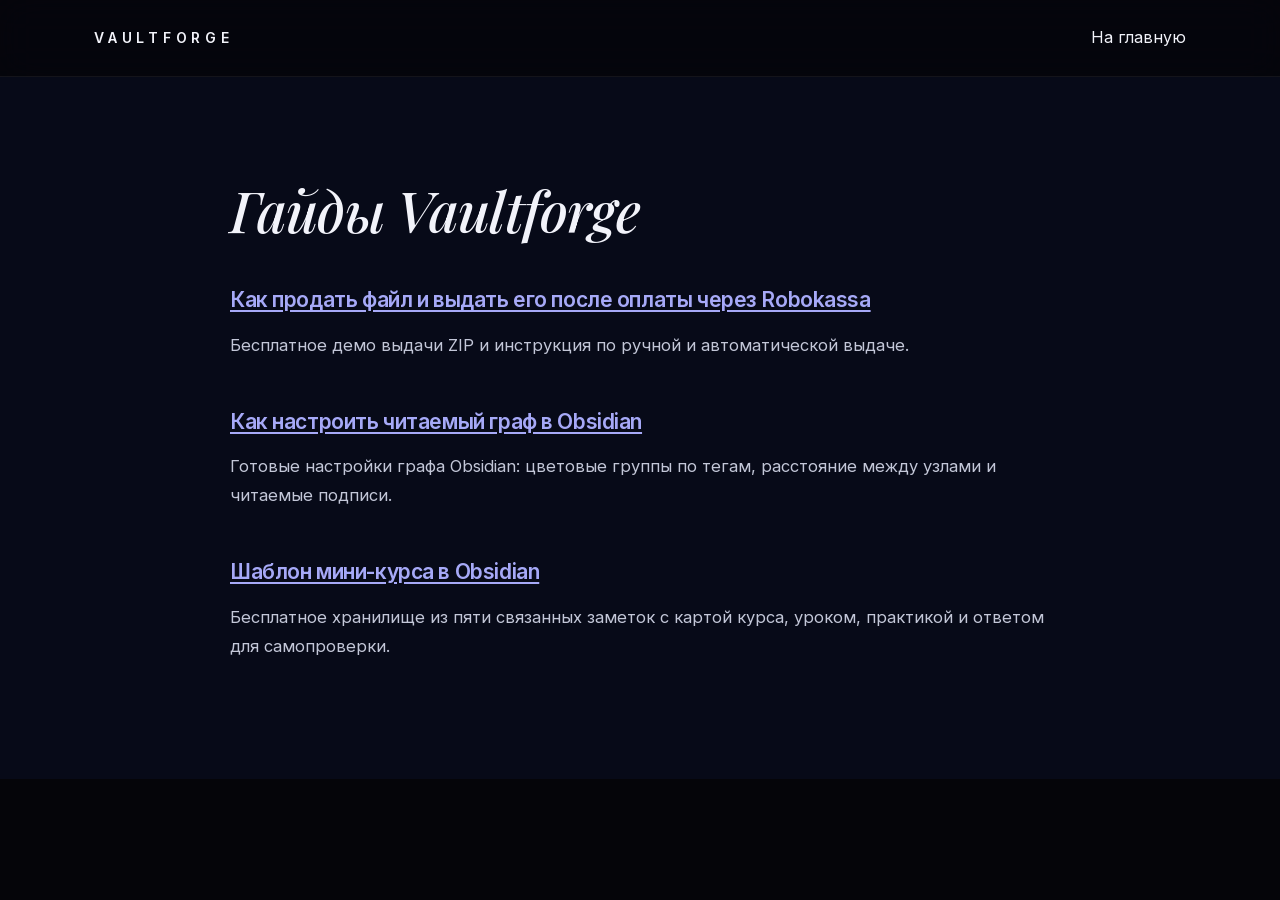
<file: docs/index.html>
<!doctype html>
<html lang="ru">
<head>
<meta charset="utf-8">
<meta name="viewport" content="width=device-width, initial-scale=1">
<title>Гайды Vaultforge</title>
<meta name="description" content="Открытые инструкции Vaultforge по оплате и выдаче цифровых продуктов и настройке графа в Obsidian.">
<meta name="theme-color" content="#050509">
<meta property="og:type" content="website">
<meta property="og:site_name" content="Vaultforge">
<meta property="og:locale" content="ru_RU">
<meta property="og:title" content="Гайды Vaultforge">
<meta property="og:description" content="Открытые инструкции Vaultforge по оплате и выдаче цифровых продуктов и настройке графа в Obsidian.">
<meta property="og:url" content="https://vaultforge.ru/docs/">
<meta property="og:image" content="https://vaultforge.ru/assets/vault-preview-og.jpg">
<link rel="canonical" href="https://vaultforge.ru/docs/">
<link rel="stylesheet" href="/assets/style.css">
</head>
<body>
<a class="skip-link" href="#main">Перейти к содержанию</a>
<header class="site-header">
  <div class="wrap">
    <a class="brand" href="/">VAULTFORGE</a>
    <a href="/">На главную</a>
  </div>
</header>

<main id="main" class="section">
  <div class="wrap-narrow">
    <article class="legal">
      <h1 class="display">Гайды Vaultforge</h1>
      <h2><a href="/docs/robokassa-digital-product.html">Как продать файл и выдать его после оплаты через Robokassa</a></h2>
      <p>Бесплатное демо выдачи ZIP и инструкция по ручной и автоматической выдаче.</p>

      <h2><a href="/docs/obsidian-graph-settings.html">Как настроить читаемый граф в Obsidian</a></h2>
      <p>Готовые настройки графа Obsidian: цветовые группы по тегам, расстояние между узлами и читаемые подписи.</p>
      <h2><a href="/docs/obsidian-course-template.html">Шаблон мини-курса в Obsidian</a></h2>
      <p>Бесплатное хранилище из пяти связанных заметок с картой курса, уроком, практикой и ответом для самопроверки.</p>
    </article>
  </div>
</main>
</body>
</html>
</file>
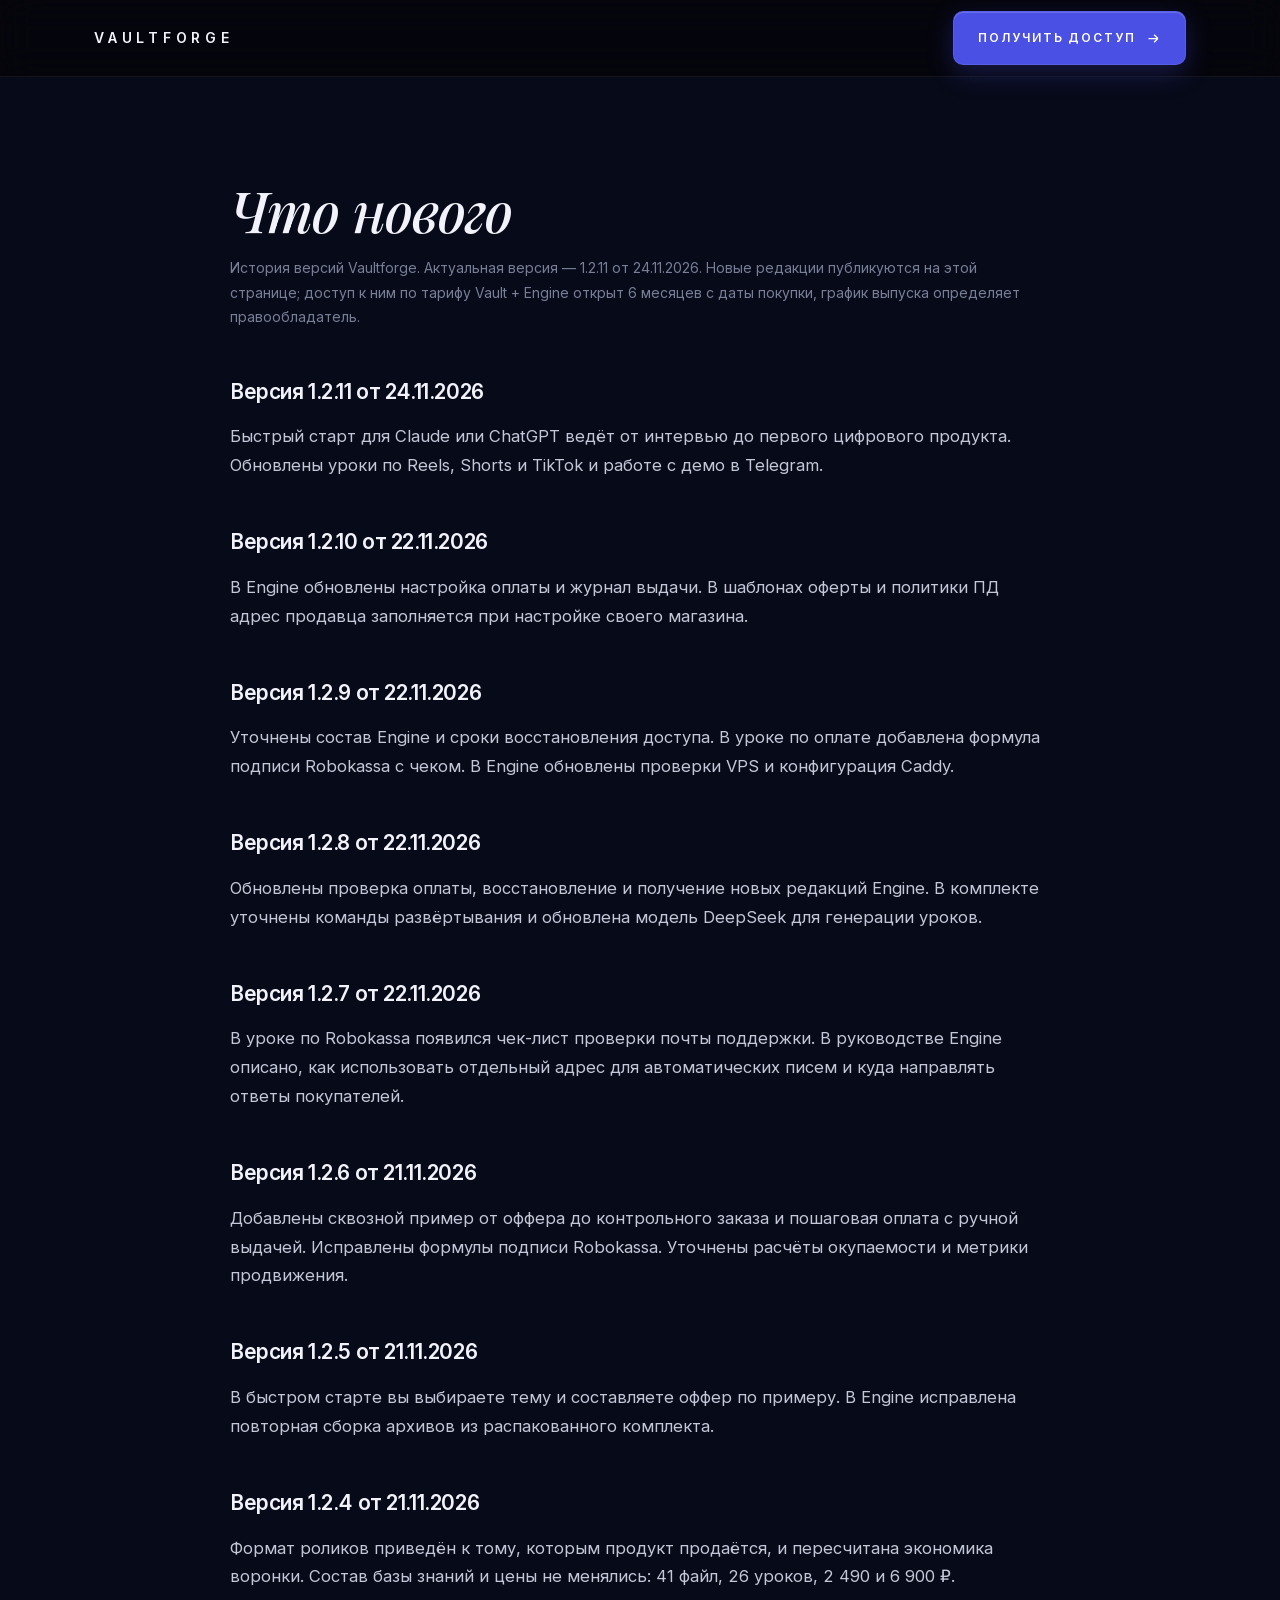
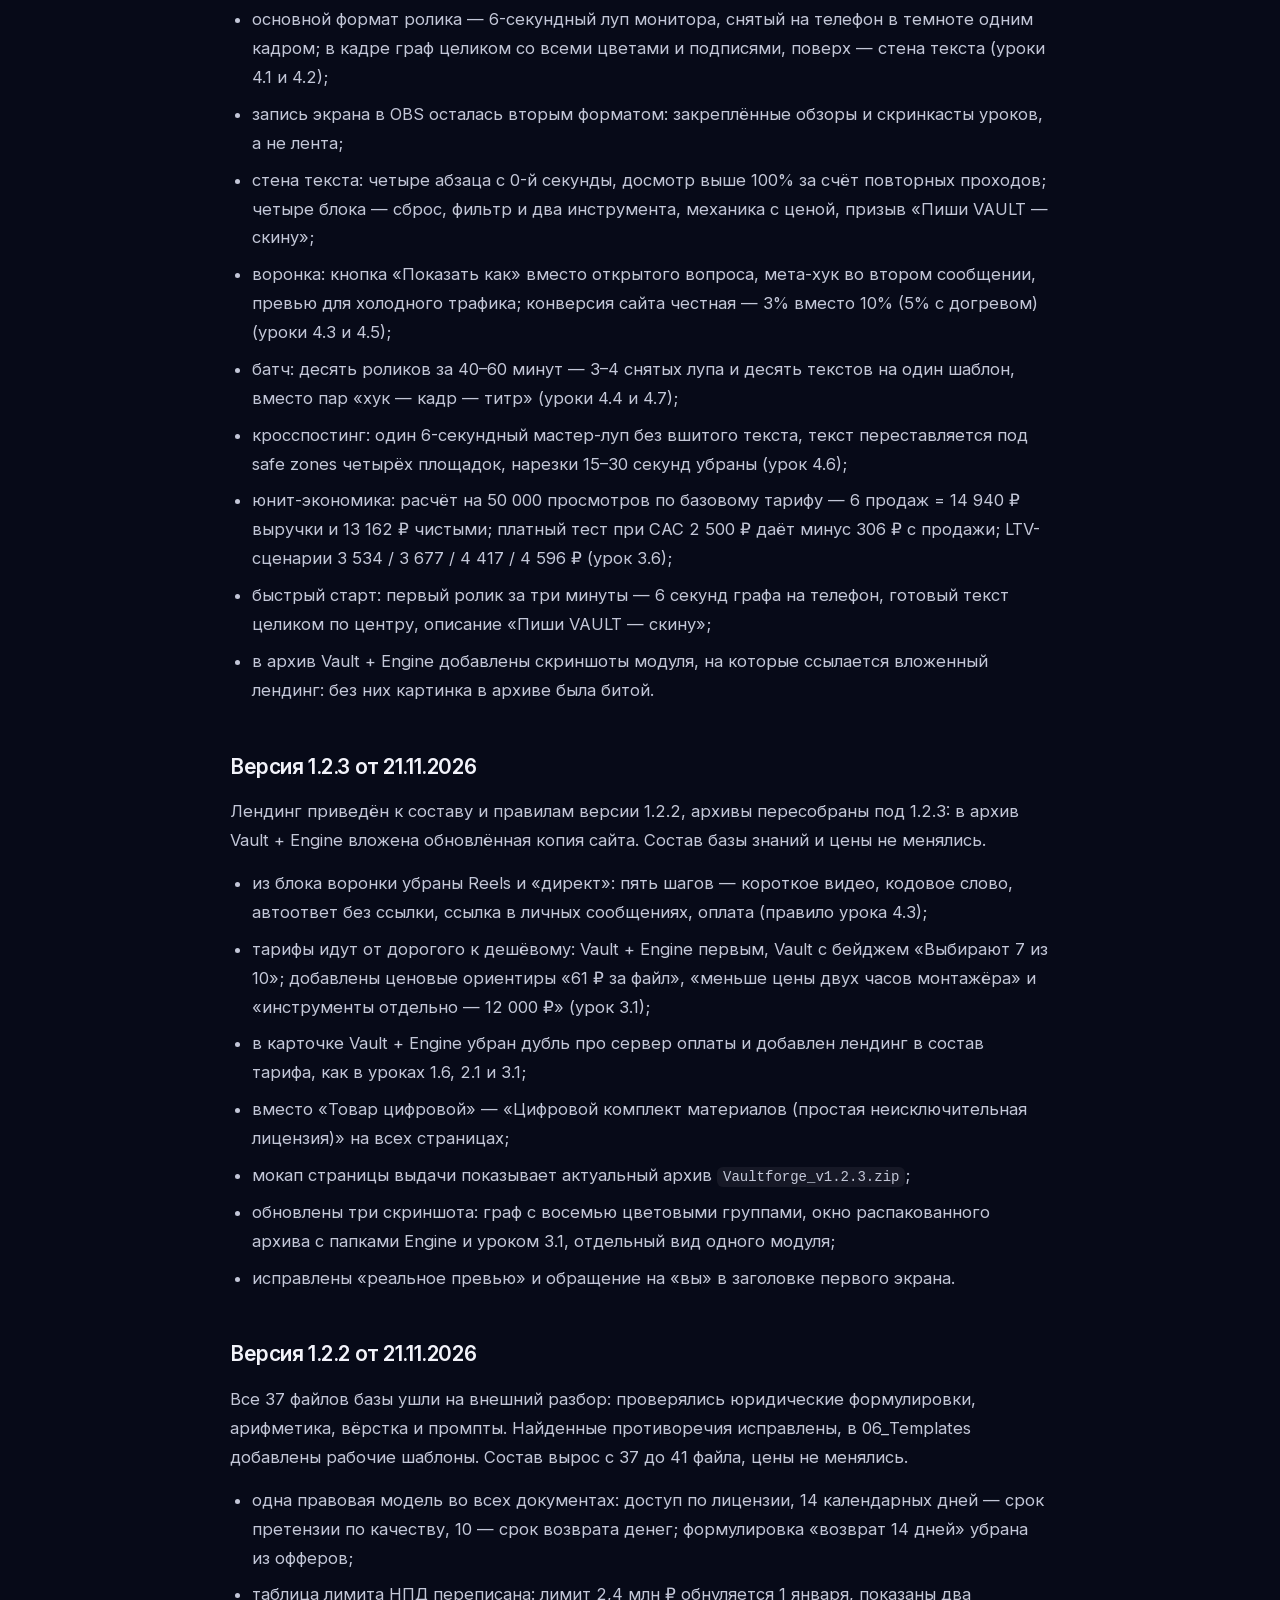
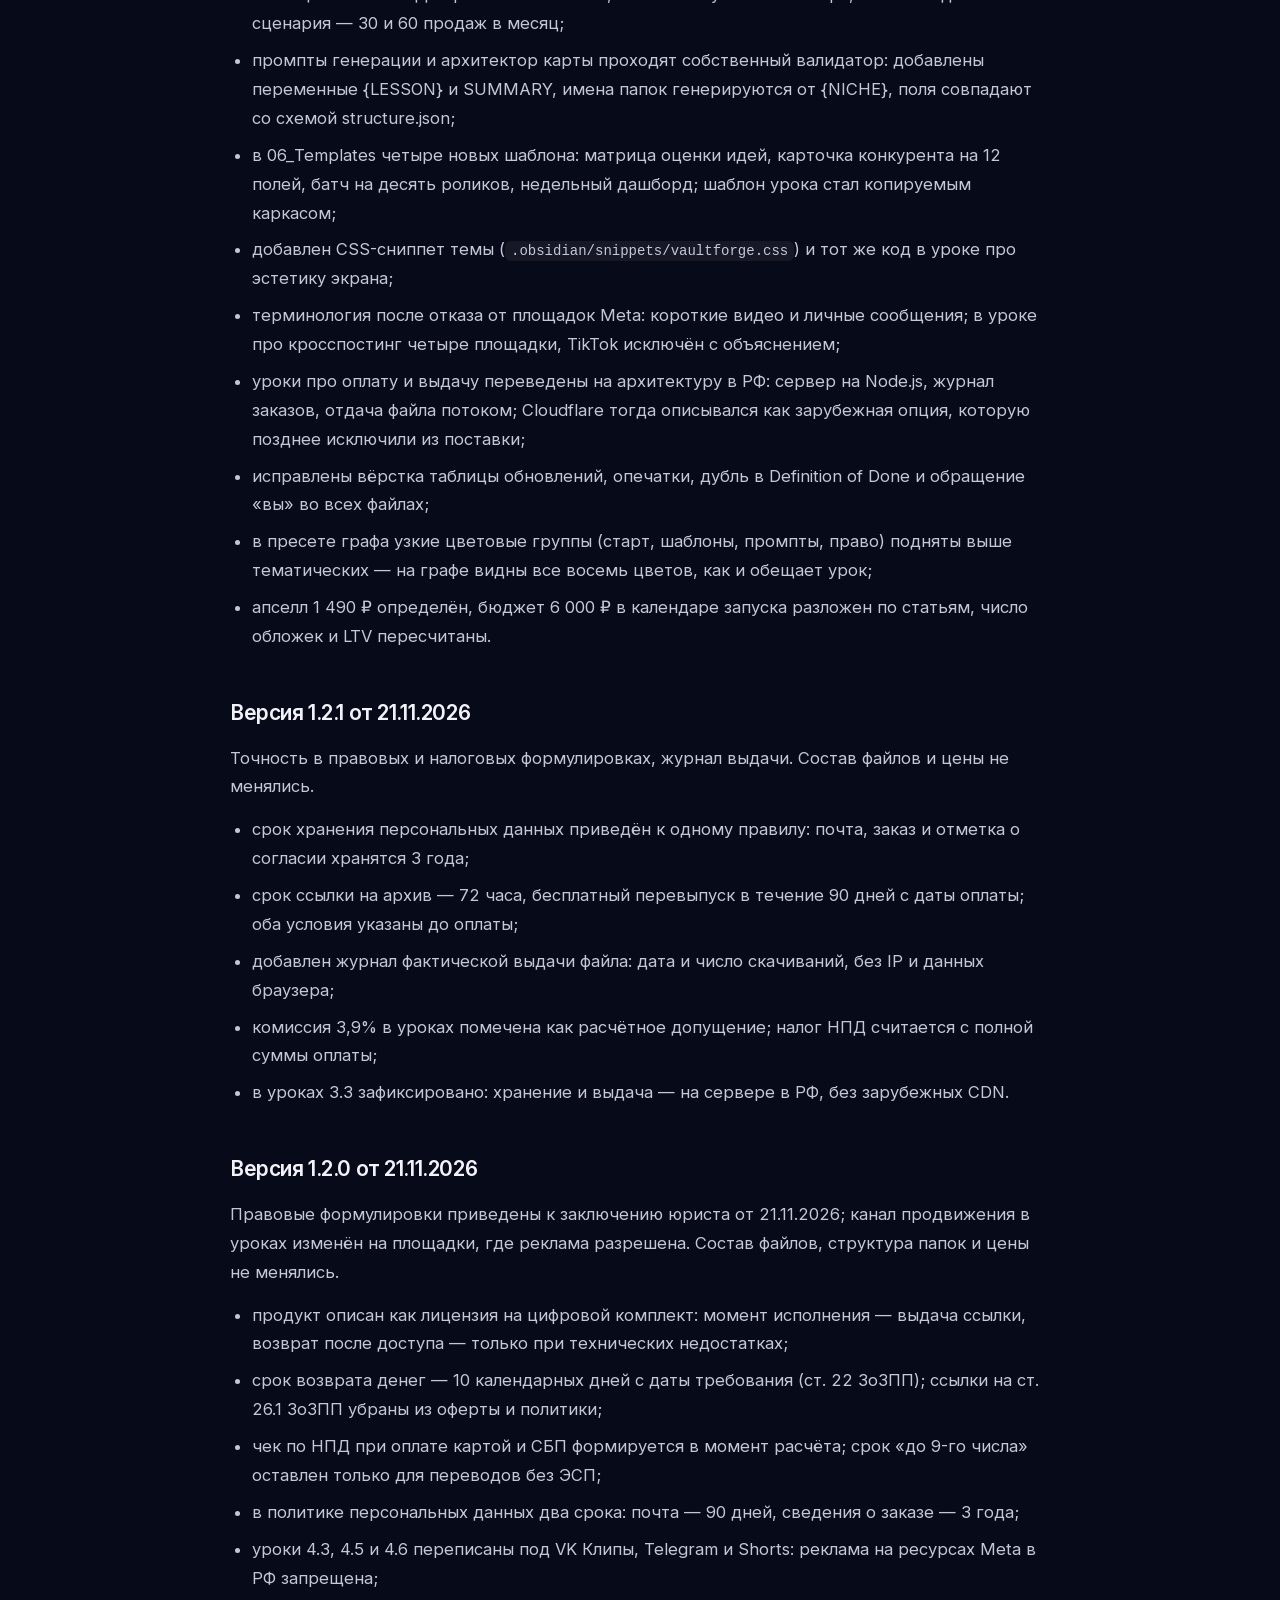
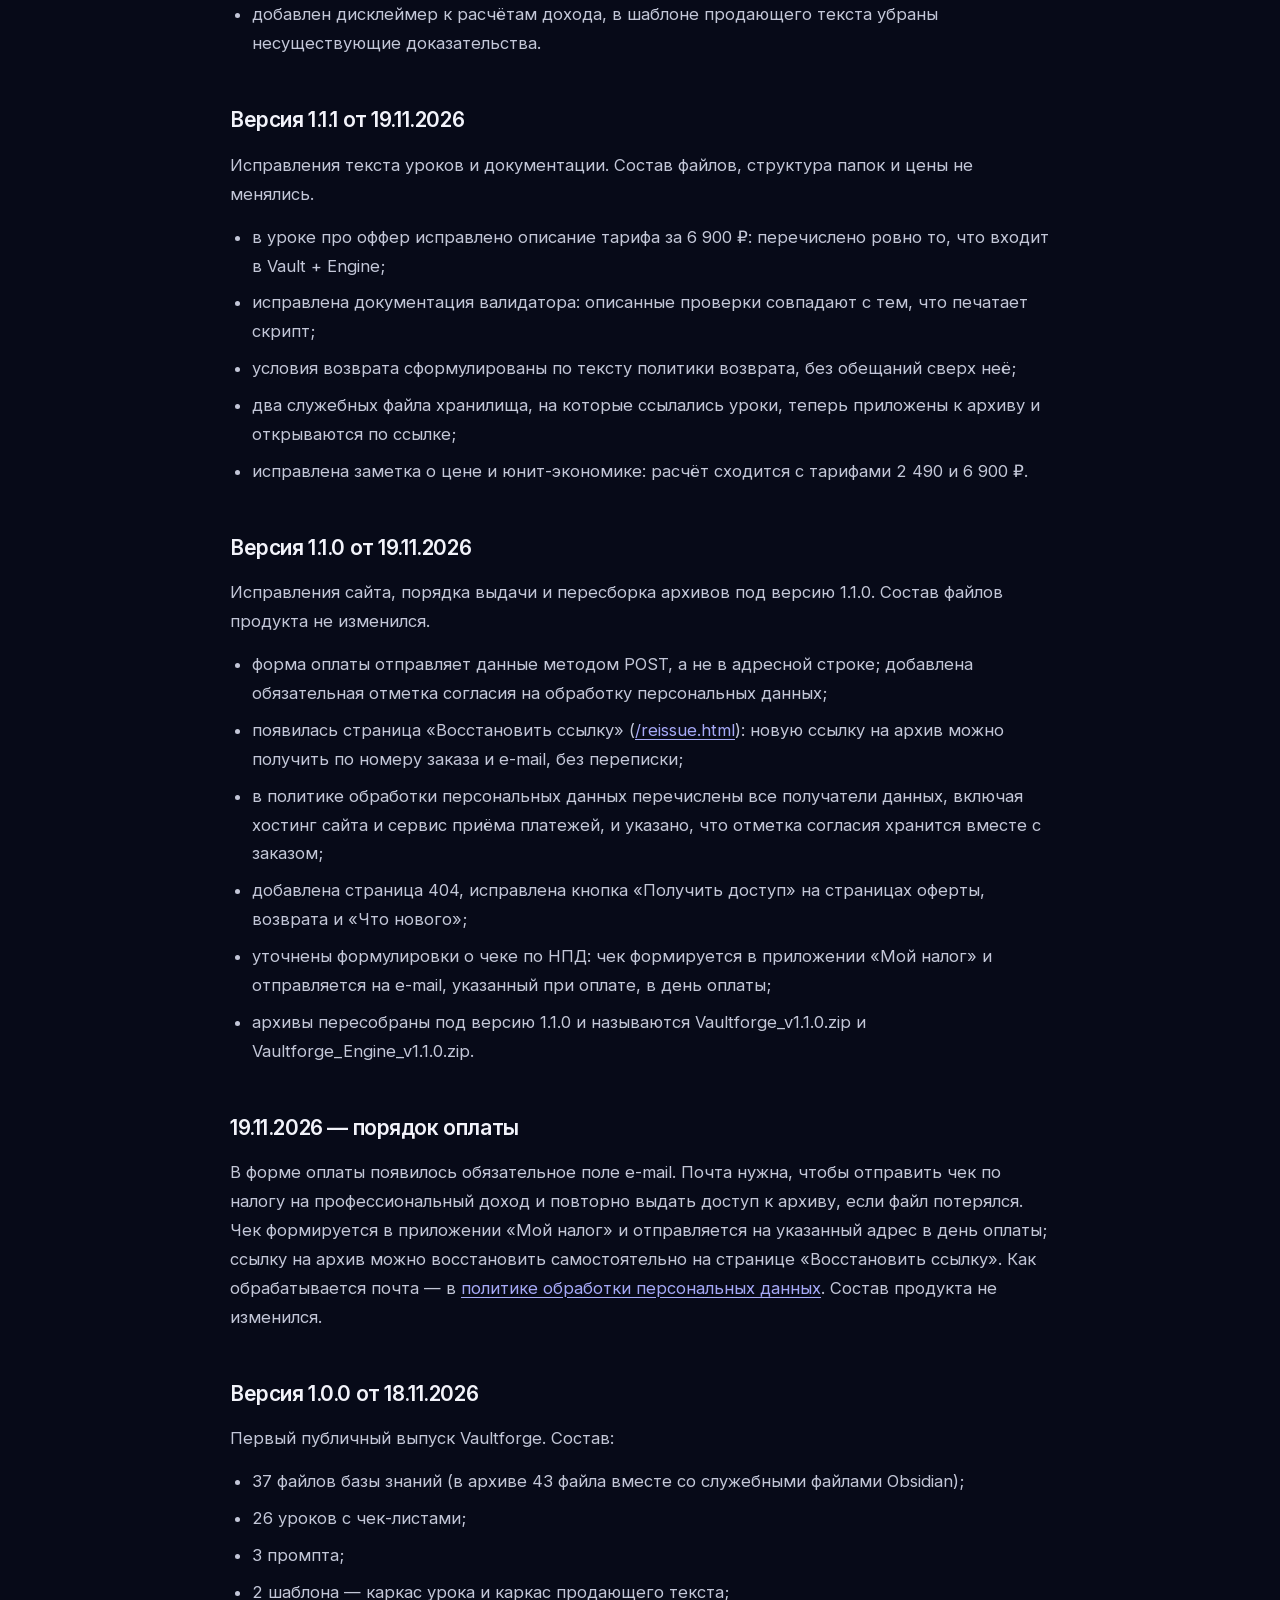
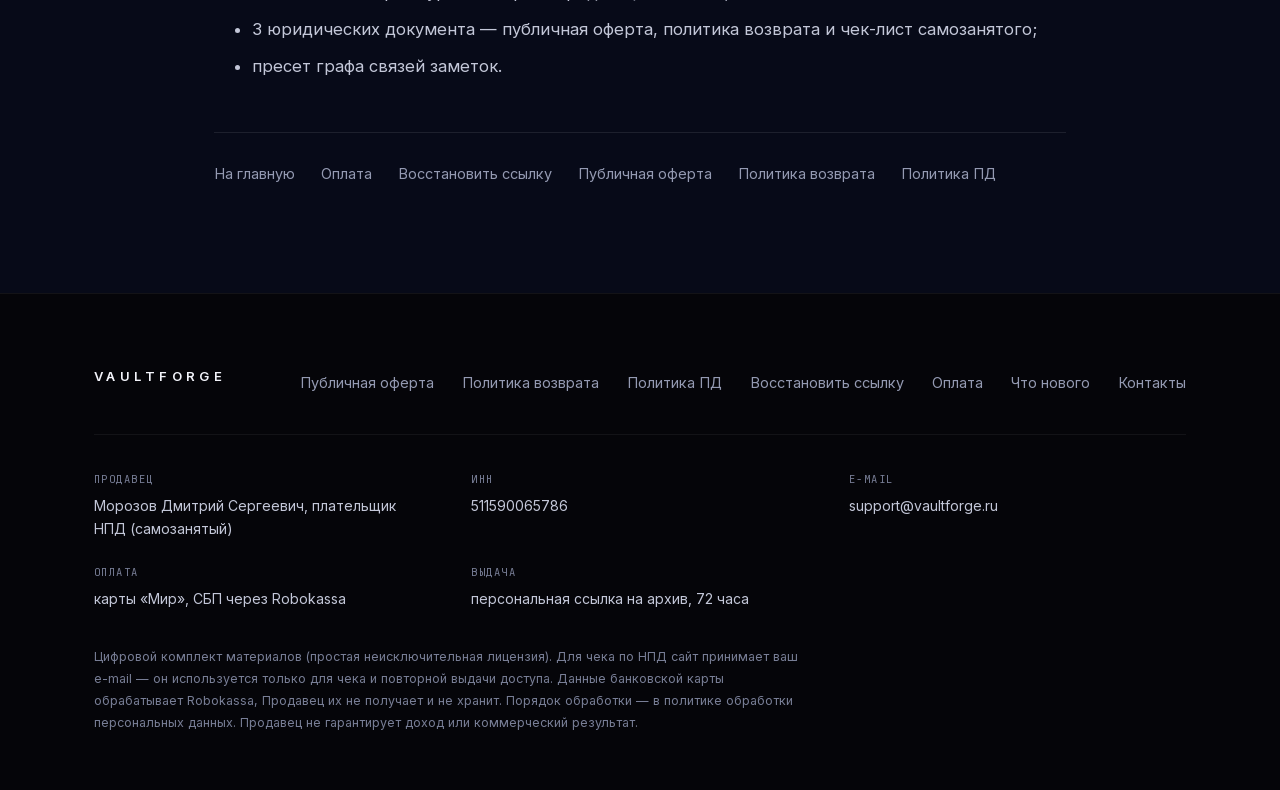
<file: changelog.html>
<!doctype html>
<html lang="ru">
<head>
<meta charset="utf-8">
<meta name="viewport" content="width=device-width, initial-scale=1">
<title>Что нового — Vaultforge</title>
<meta name="description" content="История версий Vaultforge и изменения в хранилище Obsidian и комплекте Engine.">
<meta name="theme-color" content="#050509">
<meta property="og:type" content="website">
<meta property="og:site_name" content="Vaultforge">
<meta property="og:locale" content="ru_RU">
<meta property="og:title" content="Что нового — Vaultforge">
<meta property="og:description" content="История версий Vaultforge и изменения в хранилище Obsidian и комплекте Engine.">
<meta property="og:url" content="https://vaultforge.ru/changelog.html">
<meta property="og:image" content="https://vaultforge.ru/assets/vault-preview-og.jpg">
<meta property="og:image:width" content="1200">
<meta property="og:image:height" content="693">
<meta name="twitter:card" content="summary_large_image">
<meta name="twitter:title" content="Что нового — Vaultforge">
<meta name="twitter:description" content="История версий Vaultforge и изменения в хранилище Obsidian и комплекте Engine.">
<meta name="twitter:image" content="https://vaultforge.ru/assets/vault-preview-og.jpg">
<link rel="canonical" href="https://vaultforge.ru/changelog.html">
<link rel="icon" href="data:image/svg+xml,%3Csvg xmlns='http://www.w3.org/2000/svg' viewBox='0 0 64 64'%3E%3Crect width='64' height='64' rx='14' fill='%2308080C'/%3E%3Ccircle cx='32' cy='33' r='13' fill='%234B50E4'/%3E%3C/svg%3E">
<link rel="stylesheet" href="assets/style.css">
</head>
<body>

<a class="skip-link" href="#main">Перейти к содержанию</a>

<header class="site-header">
  <div class="wrap">
    <a class="brand" href="/">VAULTFORGE</a>
    <a class="btn-access" href="checkout.html#plans">ПОЛУЧИТЬ ДОСТУП
      <svg width="15" height="15" viewBox="0 0 24 24" fill="none" stroke="currentColor" stroke-width="2" aria-hidden="true"><path d="M4 12h15m0 0-6-6m6 6-6 6"/></svg>
    </a>
  </div>
</header>

<main id="main">

  <section class="section" aria-labelledby="t-changelog">
    <div class="wrap-narrow">
      <article class="legal">
        <h1 class="display" id="t-changelog">Что нового</h1>
        <p class="muted">История версий Vaultforge. Актуальная версия — 1.2.11 от 24.11.2026. Новые редакции публикуются на этой странице; доступ к ним по тарифу Vault + Engine открыт 6 месяцев с даты покупки, график выпуска определяет правообладатель.</p>

        <h2>Версия 1.2.11 от 24.11.2026</h2>
        <p>Быстрый старт для Claude или ChatGPT ведёт от интервью до первого цифрового продукта. Обновлены уроки по Reels, Shorts и TikTok и работе с демо в Telegram.</p>

        <h2>Версия 1.2.10 от 22.11.2026</h2>
        <p>В Engine обновлены настройка оплаты и журнал выдачи. В шаблонах оферты и политики ПД адрес продавца заполняется при настройке своего магазина.</p>

        <h2>Версия 1.2.9 от 22.11.2026</h2>
        <p>Уточнены состав Engine и сроки восстановления доступа. В уроке по оплате добавлена формула подписи Robokassa с чеком. В Engine обновлены проверки VPS и конфигурация Caddy.</p>

        <h2>Версия 1.2.8 от 22.11.2026</h2>
        <p>Обновлены проверка оплаты, восстановление и получение новых редакций Engine. В комплекте уточнены команды развёртывания и обновлена модель DeepSeek для генерации уроков.</p>

        <h2>Версия 1.2.7 от 22.11.2026</h2>
        <p>В уроке по Robokassa появился чек-лист проверки почты поддержки. В руководстве Engine описано, как использовать отдельный адрес для автоматических писем и куда направлять ответы покупателей.</p>

        <h2>Версия 1.2.6 от 21.11.2026</h2>
        <p>Добавлены сквозной пример от оффера до контрольного заказа и пошаговая оплата с ручной выдачей. Исправлены формулы подписи Robokassa. Уточнены расчёты окупаемости и метрики продвижения.</p>

        <h2>Версия 1.2.5 от 21.11.2026</h2>
        <p>В быстром старте вы выбираете тему и составляете оффер по примеру. В Engine исправлена повторная сборка архивов из распакованного комплекта.</p>

        <h2>Версия 1.2.4 от 21.11.2026</h2>
        <p>Формат роликов приведён к тому, которым продукт продаётся, и пересчитана экономика воронки. Состав базы знаний и цены не менялись: 41 файл, 26 уроков, 2 490 и 6 900 ₽.</p>
        <ul>
          <li>основной формат ролика — 6-секундный луп монитора, снятый на телефон в темноте одним кадром; в кадре граф целиком со всеми цветами и подписями, поверх — стена текста (уроки 4.1 и 4.2);</li>
          <li>запись экрана в OBS осталась вторым форматом: закреплённые обзоры и скринкасты уроков, а не лента;</li>
          <li>стена текста: четыре абзаца с 0-й секунды, досмотр выше 100% за счёт повторных проходов; четыре блока — сброс, фильтр и два инструмента, механика с ценой, призыв «Пиши VAULT — скину»;</li>
          <li>воронка: кнопка «Показать как» вместо открытого вопроса, мета-хук во втором сообщении, превью для холодного трафика; конверсия сайта честная — 3% вместо 10% (5% с догревом) (уроки 4.3 и 4.5);</li>
          <li>батч: десять роликов за 40–60 минут — 3–4 снятых лупа и десять текстов на один шаблон, вместо пар «хук — кадр — титр» (уроки 4.4 и 4.7);</li>
          <li>кросспостинг: один 6-секундный мастер-луп без вшитого текста, текст переставляется под safe zones четырёх площадок, нарезки 15–30 секунд убраны (урок 4.6);</li>
          <li>юнит-экономика: расчёт на 50 000 просмотров по базовому тарифу — 6 продаж = 14 940 ₽ выручки и 13 162 ₽ чистыми; платный тест при CAC 2 500 ₽ даёт минус 306 ₽ с продажи; LTV-сценарии 3 534 / 3 677 / 4 417 / 4 596 ₽ (урок 3.6);</li>
          <li>быстрый старт: первый ролик за три минуты — 6 секунд графа на телефон, готовый текст целиком по центру, описание «Пиши VAULT — скину»;</li>
          <li>в архив Vault + Engine добавлены скриншоты модуля, на которые ссылается вложенный лендинг: без них картинка в архиве была битой.</li>
        </ul>

        <h2>Версия 1.2.3 от 21.11.2026</h2>
        <p>Лендинг приведён к составу и правилам версии 1.2.2, архивы пересобраны под 1.2.3: в архив Vault + Engine вложена обновлённая копия сайта. Состав базы знаний и цены не менялись.</p>
        <ul>
          <li>из блока воронки убраны Reels и «директ»: пять шагов — короткое видео, кодовое слово, автоответ без ссылки, ссылка в личных сообщениях, оплата (правило урока 4.3);</li>
          <li>тарифы идут от дорогого к дешёвому: Vault + Engine первым, Vault с бейджем «Выбирают 7 из 10»; добавлены ценовые ориентиры «61 ₽ за файл», «меньше цены двух часов монтажёра» и «инструменты отдельно — 12 000 ₽» (урок 3.1);</li>
          <li>в карточке Vault + Engine убран дубль про сервер оплаты и добавлен лендинг в состав тарифа, как в уроках 1.6, 2.1 и 3.1;</li>
          <li>вместо «Товар цифровой» — «Цифровой комплект материалов (простая неисключительная лицензия)» на всех страницах;</li>
          <li>мокап страницы выдачи показывает актуальный архив <code>Vaultforge_v1.2.3.zip</code>;</li>
          <li>обновлены три скриншота: граф с восемью цветовыми группами, окно распакованного архива с папками Engine и уроком 3.1, отдельный вид одного модуля;</li>
          <li>исправлены «реальное превью» и обращение на «вы» в заголовке первого экрана.</li>
        </ul>

        <h2>Версия 1.2.2 от 21.11.2026</h2>
        <p>Все 37 файлов базы ушли на внешний разбор: проверялись юридические формулировки, арифметика, вёрстка и промпты. Найденные противоречия исправлены, в 06_Templates добавлены рабочие шаблоны. Состав вырос с 37 до 41 файла, цены не менялись.</p>
        <ul>
          <li>одна правовая модель во всех документах: доступ по лицензии, 14 календарных дней — срок претензии по качеству, 10 — срок возврата денег; формулировка «возврат 14 дней» убрана из офферов;</li>
          <li>таблица лимита НПД переписана: лимит 2,4 млн ₽ обнуляется 1 января, показаны два сценария — 30 и 60 продаж в месяц;</li>
          <li>промпты генерации и архитектор карты проходят собственный валидатор: добавлены переменные {LESSON} и SUMMARY, имена папок генерируются от {NICHE}, поля совпадают со схемой structure.json;</li>
          <li>в 06_Templates четыре новых шаблона: матрица оценки идей, карточка конкурента на 12 полей, батч на десять роликов, недельный дашборд; шаблон урока стал копируемым каркасом;</li>
          <li>добавлен CSS-сниппет темы (<code>.obsidian/snippets/vaultforge.css</code>) и тот же код в уроке про эстетику экрана;</li>
          <li>терминология после отказа от площадок Meta: короткие видео и личные сообщения; в уроке про кросспостинг четыре площадки, TikTok исключён с объяснением;</li>
          <li>уроки про оплату и выдачу переведены на архитектуру в РФ: сервер на Node.js, журнал заказов, отдача файла потоком; Cloudflare тогда описывался как зарубежная опция, которую позднее исключили из поставки;</li>
          <li>исправлены вёрстка таблицы обновлений, опечатки, дубль в Definition of Done и обращение «вы» во всех файлах;</li>
          <li>в пресете графа узкие цветовые группы (старт, шаблоны, промпты, право) подняты выше тематических — на графе видны все восемь цветов, как и обещает урок;</li>
          <li>апселл 1 490 ₽ определён, бюджет 6 000 ₽ в календаре запуска разложен по статьям, число обложек и LTV пересчитаны.</li>
        </ul>

        <h2>Версия 1.2.1 от 21.11.2026</h2>
        <p>Точность в правовых и налоговых формулировках, журнал выдачи. Состав файлов и цены не менялись.</p>
        <ul>
          <li>срок хранения персональных данных приведён к одному правилу: почта, заказ и отметка о согласии хранятся 3 года;</li>
          <li>срок ссылки на архив — 72 часа, бесплатный перевыпуск в течение 90 дней с даты оплаты; оба условия указаны до оплаты;</li>
          <li>добавлен журнал фактической выдачи файла: дата и число скачиваний, без IP и данных браузера;</li>
          <li>комиссия 3,9% в уроках помечена как расчётное допущение; налог НПД считается с полной суммы оплаты;</li>
          <li>в уроках 3.3 зафиксировано: хранение и выдача — на сервере в РФ, без зарубежных CDN.</li>
        </ul>

        <h2>Версия 1.2.0 от 21.11.2026</h2>
        <p>Правовые формулировки приведены к заключению юриста от 21.11.2026; канал продвижения в уроках изменён на площадки, где реклама разрешена. Состав файлов, структура папок и цены не менялись.</p>
        <ul>
          <li>продукт описан как лицензия на цифровой комплект: момент исполнения — выдача ссылки, возврат после доступа — только при технических недостатках;</li>
          <li>срок возврата денег — 10 календарных дней с даты требования (ст. 22 ЗоЗПП); ссылки на ст. 26.1 ЗоЗПП убраны из оферты и политики;</li>
          <li>чек по НПД при оплате картой и СБП формируется в момент расчёта; срок «до 9-го числа» оставлен только для переводов без ЭСП;</li>
          <li>в политике персональных данных два срока: почта — 90 дней, сведения о заказе — 3 года;</li>
          <li>уроки 4.3, 4.5 и 4.6 переписаны под VK Клипы, Telegram и Shorts: реклама на ресурсах Meta в РФ запрещена;</li>
          <li>добавлен дисклеймер к расчётам дохода, в шаблоне продающего текста убраны несуществующие доказательства.</li>
        </ul>

        <h2>Версия 1.1.1 от 19.11.2026</h2>
        <p>Исправления текста уроков и документации. Состав файлов, структура папок и цены не менялись.</p>
        <ul>
          <li>в уроке про оффер исправлено описание тарифа за 6 900 ₽: перечислено ровно то, что входит в Vault + Engine;</li>
          <li>исправлена документация валидатора: описанные проверки совпадают с тем, что печатает скрипт;</li>
          <li>условия возврата сформулированы по тексту политики возврата, без обещаний сверх неё;</li>
          <li>два служебных файла хранилища, на которые ссылались уроки, теперь приложены к архиву и открываются по ссылке;</li>
          <li>исправлена заметка о цене и юнит-экономике: расчёт сходится с тарифами 2 490 и 6 900 ₽.</li>
        </ul>

        <h2>Версия 1.1.0 от 19.11.2026</h2>
        <p>Исправления сайта, порядка выдачи и пересборка архивов под версию 1.1.0. Состав файлов продукта не изменился.</p>
        <ul>
          <li>форма оплаты отправляет данные методом POST, а не в адресной строке; добавлена обязательная отметка согласия на обработку персональных данных;</li>
          <li>появилась страница «Восстановить ссылку» (<a href="/reissue.html">/reissue.html</a>): новую ссылку на архив можно получить по номеру заказа и e-mail, без переписки;</li>
          <li>в политике обработки персональных данных перечислены все получатели данных, включая хостинг сайта и сервис приёма платежей, и указано, что отметка согласия хранится вместе с заказом;</li>
          <li>добавлена страница 404, исправлена кнопка «Получить доступ» на страницах оферты, возврата и «Что нового»;</li>
          <li>уточнены формулировки о чеке по НПД: чек формируется в приложении «Мой налог» и отправляется на e-mail, указанный при оплате, в день оплаты;</li>
          <li>архивы пересобраны под версию 1.1.0 и называются Vaultforge_v1.1.0.zip и Vaultforge_Engine_v1.1.0.zip.</li>
        </ul>

        <h2>19.11.2026 — порядок оплаты</h2>
        <p>В форме оплаты появилось обязательное поле e-mail. Почта нужна, чтобы отправить чек по налогу на профессиональный доход и повторно выдать доступ к архиву, если файл потерялся. Чек формируется в приложении «Мой налог» и отправляется на указанный адрес в день оплаты; ссылку на архив можно восстановить самостоятельно на странице «Восстановить ссылку». Как обрабатывается почта — в <a href="/legal/privacy.html">политике обработки персональных данных</a>. Состав продукта не изменился.</p>

        <h2>Версия 1.0.0 от 18.11.2026</h2>
        <p>Первый публичный выпуск Vaultforge. Состав:</p>
        <ul>
          <li>37 файлов базы знаний (в архиве 43 файла вместе со служебными файлами Obsidian);</li>
          <li>26 уроков с чек-листами;</li>
          <li>3 промпта;</li>
          <li>2 шаблона — каркас урока и каркас продающего текста;</li>
          <li>3 юридических документа — публичная оферта, политика возврата и чек-лист самозанятого;</li>
          <li>пресет графа связей заметок.</li>
        </ul>
      </article>
      <nav class="legal-nav" aria-label="Документы и разделы сайта">
        <a href="/">На главную</a>
        <a href="/checkout.html">Оплата</a>
        <a href="/reissue.html">Восстановить ссылку</a>
        <a href="/legal/offer.html">Публичная оферта</a>
        <a href="/legal/refund.html">Политика возврата</a>
        <a href="/legal/privacy.html">Политика ПД</a>
      </nav>
    </div>
  </section>

</main>

<footer class="site-footer">
  <div class="wrap">
    <div class="footer-top">
      <p class="footer-brand">VAULTFORGE</p>
      <nav class="footer-links" aria-label="Документы и оплата">
        <a href="/legal/offer.html">Публичная оферта</a>
        <a href="/legal/refund.html">Политика возврата</a>
        <a href="/legal/privacy.html">Политика ПД</a>
        <a href="/reissue.html">Восстановить ссылку</a>
        <a href="/checkout.html">Оплата</a>
        <a href="/changelog.html">Что нового</a>
        <a href="mailto:support@vaultforge.ru">Контакты</a>
      </nav>
    </div>
    <dl class="req-list">
      <div><dt>Продавец</dt><dd>Морозов Дмитрий Сергеевич, плательщик НПД (самозанятый)</dd></div>
      <div><dt>ИНН</dt><dd>511590065786</dd></div>
      <div><dt>E-mail</dt><dd><a href="mailto:support@vaultforge.ru">support@vaultforge.ru</a></dd></div>
      <div><dt>Оплата</dt><dd>карты «Мир», СБП через Robokassa</dd></div>
      <div><dt>Выдача</dt><dd>персональная ссылка на архив, 72 часа</dd></div>
    </dl>
    <p class="footer-note">Цифровой комплект материалов (простая неисключительная лицензия). Для чека по НПД сайт принимает ваш e-mail — он используется только для чека и повторной выдачи доступа. Данные банковской карты обрабатывает Robokassa, Продавец их не получает и не хранит. Порядок обработки — в <a href="/legal/privacy.html">политике обработки персональных данных</a>. Продавец не гарантирует доход или коммерческий результат.</p>
  </div>
</footer>
</body>
</html>
</file>
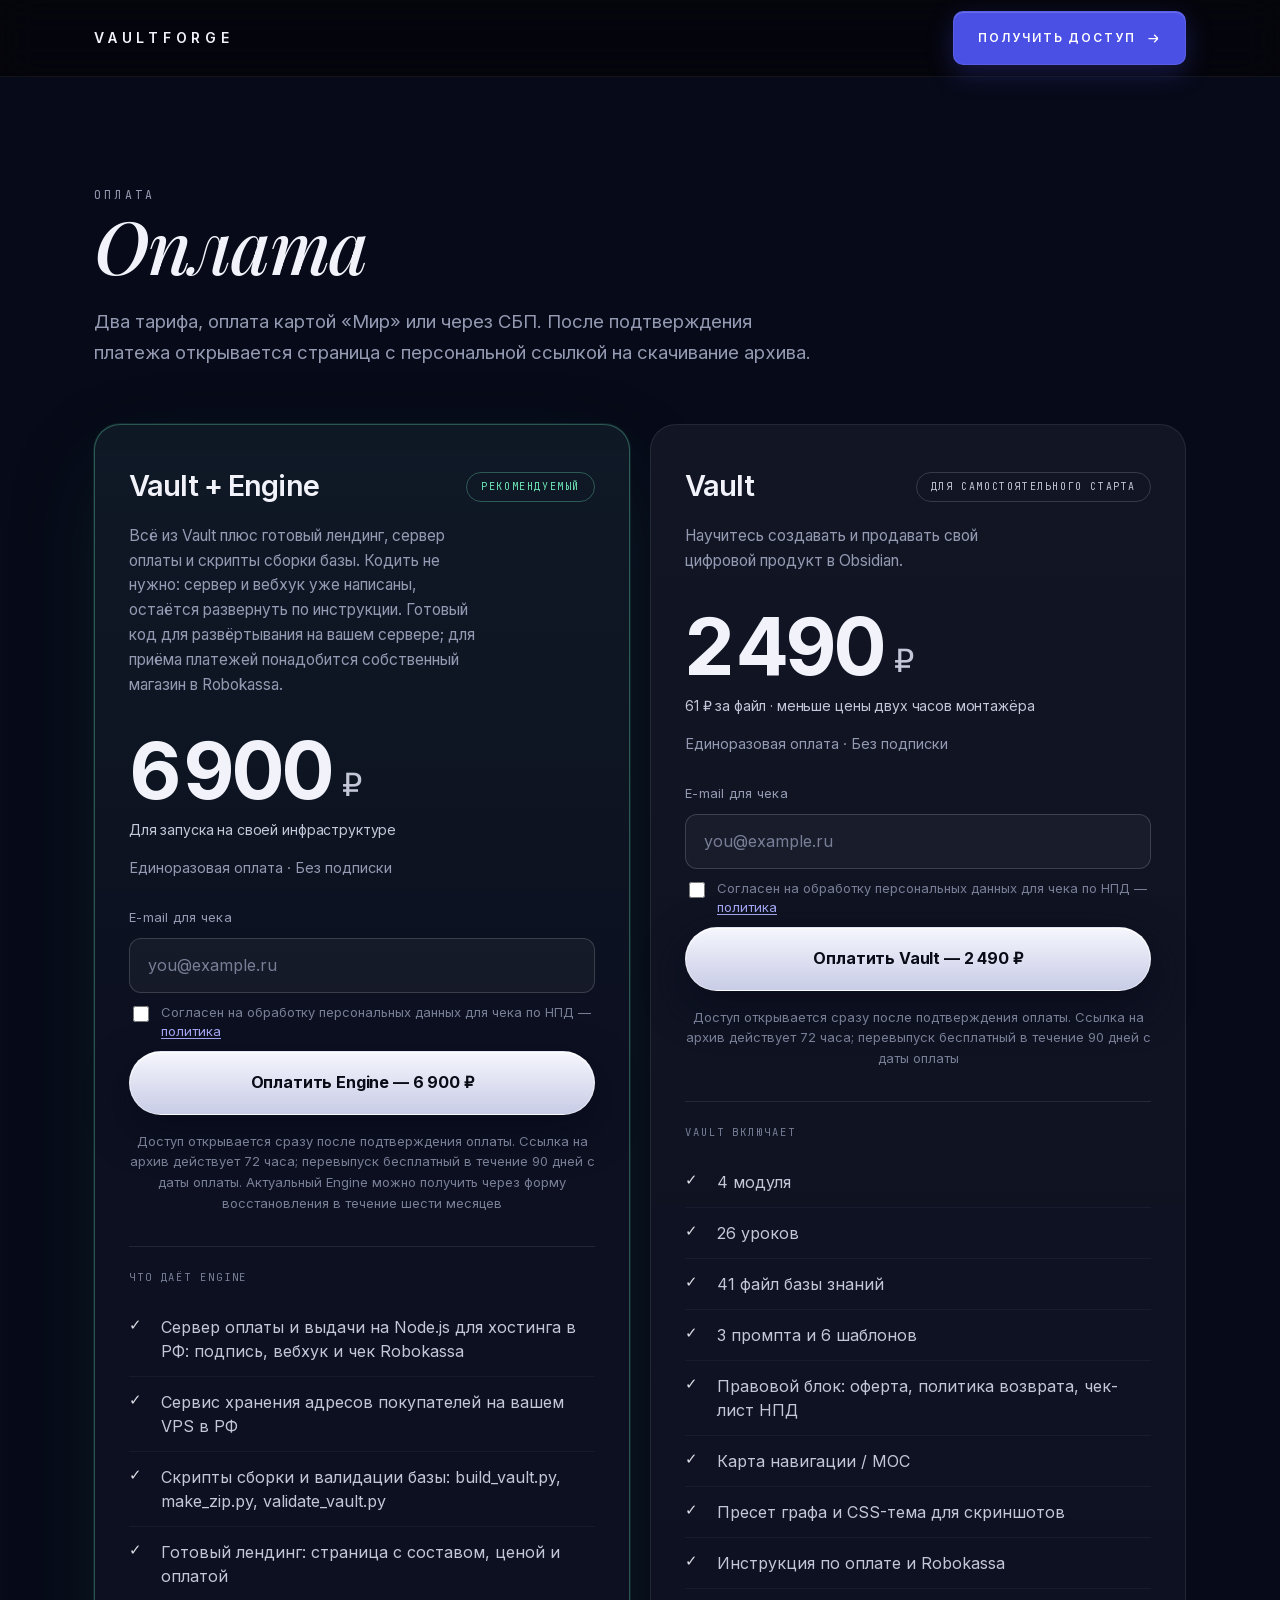
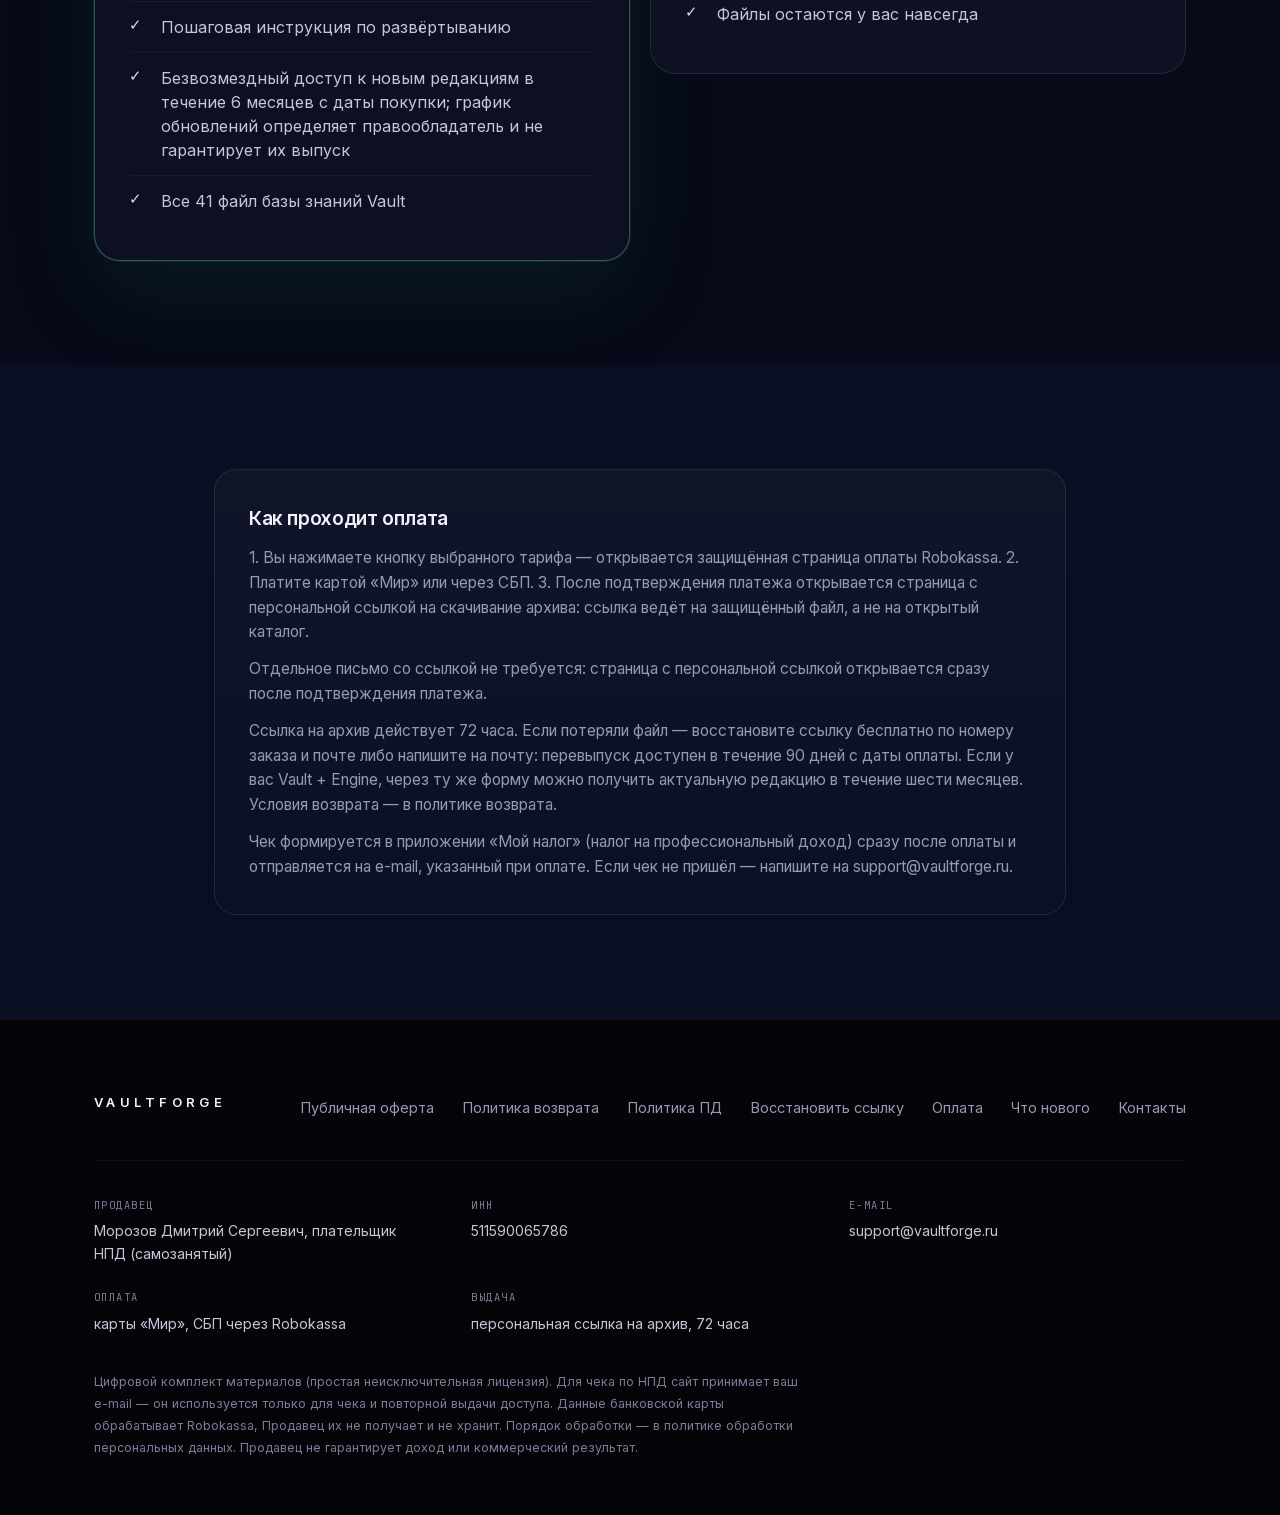
<file: checkout.html>
<!doctype html>
<html lang="ru">
<head>
<meta charset="utf-8">
<meta name="viewport" content="width=device-width, initial-scale=1">
<title>Оплата — Vaultforge</title>
<meta name="description" content="Оплата Vaultforge: Vault — 2 490 ₽, Vault + Engine — 6 900 ₽. Карты «Мир» и СБП через Robokassa, персональная ссылка на архив после подтверждения платежа.">
<meta name="theme-color" content="#050509">
<meta property="og:type" content="website">
<meta property="og:site_name" content="Vaultforge">
<meta property="og:locale" content="ru_RU">
<meta property="og:title" content="Оплата — Vaultforge">
<meta property="og:description" content="Тарифы Vault — 2 490 ₽ и Vault + Engine — 6 900 ₽. Оплата картой «Мир» или через СБП, после подтверждения платежа открывается страница с персональной ссылкой на архив.">
<meta property="og:url" content="https://vaultforge.ru/checkout.html">
<meta property="og:image" content="https://vaultforge.ru/assets/vault-preview-og.jpg">
<meta property="og:image:width" content="1200">
<meta property="og:image:height" content="693">
<meta name="twitter:card" content="summary_large_image">
<meta name="twitter:title" content="Оплата — Vaultforge">
<meta name="twitter:description" content="Тарифы Vault — 2 490 ₽ и Vault + Engine — 6 900 ₽. Оплата картой «Мир» или через СБП, после подтверждения платежа открывается страница с персональной ссылкой на архив.">
<meta name="twitter:image" content="https://vaultforge.ru/assets/vault-preview-og.jpg">
<link rel="canonical" href="https://vaultforge.ru/checkout.html">
<link rel="icon" href="data:image/svg+xml,%3Csvg xmlns='http://www.w3.org/2000/svg' viewBox='0 0 64 64'%3E%3Crect width='64' height='64' rx='14' fill='%2308080C'/%3E%3Ccircle cx='32' cy='33' r='13' fill='%234B50E4'/%3E%3C/svg%3E">
<link rel="stylesheet" href="assets/style.css">
<script src="assets/funnel.js" defer></script>
</head>
<body>

<a class="skip-link" href="#main">Перейти к содержанию</a>

<header class="site-header">
  <div class="wrap">
    <a class="brand" href="/">VAULTFORGE</a>
    <a class="btn-access" href="#plans">ПОЛУЧИТЬ ДОСТУП
      <svg width="15" height="15" viewBox="0 0 24 24" fill="none" stroke="currentColor" stroke-width="2" aria-hidden="true"><path d="M4 12h15m0 0-6-6m6 6-6 6"/></svg>
    </a>
  </div>
</header>

<main id="main">

  <section class="section section--navy" aria-labelledby="t-checkout">
    <div class="wrap">
      <div class="section-head">
        <p class="eyebrow">ОПЛАТА</p>
        <h1 class="display" id="t-checkout">Оплата</h1>
        <p class="lead">Два тарифа, оплата картой «Мир» или через СБП. После подтверждения платежа открывается страница с персональной ссылкой на скачивание архива.</p>
      </div>

      <div class="plans" id="plans">
        <article class="plan plan--featured" id="plan-engine">
          <div class="plan-head">
            <h2 class="plan-name">Vault + Engine</h2>
            <span class="plan-tag">Рекомендуемый</span>
          </div>
          <p class="plan-desc">Всё из Vault плюс готовый лендинг, сервер оплаты и скрипты сборки базы. Кодить не нужно: сервер и вебхук уже написаны, остаётся развернуть по инструкции. Готовый код для развёртывания на вашем сервере; для приёма платежей понадобится собственный магазин в Robokassa.</p>
          <div class="plan-price">6 900 <span class="cur">₽</span></div>
          <p class="plan-anchor">Для запуска на своей инфраструктуре</p>
          <p class="plan-sub">Единоразовая оплата · Без подписки</p>
          <form class="buy-form" method="post" action="https://pay.vaultforge.ru/buy"><input type="hidden" name="plan" value="pro"><label class="buy-label" for="email-pro">E-mail для чека</label><input class="buy-input" id="email-pro" name="email" type="email" required autocomplete="email" inputmode="email" placeholder="you@example.ru"><label class="buy-consent"><input type="checkbox" name="consent" value="1" required> <span>Согласен на обработку персональных данных для чека по НПД — <a href="/legal/privacy.html">политика</a></span></label><button class="btn-pill" type="submit">Оплатить Engine — 6 900 ₽</button></form>
          <p class="plan-micro">Доступ открывается сразу после подтверждения оплаты. Ссылка на архив действует 72 часа; перевыпуск бесплатный в течение 90 дней с даты оплаты. Актуальный Engine можно получить через форму восстановления в течение шести месяцев</p>
          <p class="plan-divider">Что даёт Engine</p>
          <ul class="checklist">
            <li>Сервер оплаты и выдачи на Node.js для хостинга в РФ: подпись, вебхук и чек Robokassa</li>
            <li>Сервис хранения адресов покупателей на вашем VPS в РФ</li>
            <li>Скрипты сборки и валидации базы: build_vault.py, make_zip.py, validate_vault.py</li>
            <li>Готовый лендинг: страница с составом, ценой и оплатой</li>
            <li>Пошаговая инструкция по развёртыванию</li>
            <li>Безвозмездный доступ к новым редакциям в течение 6 месяцев с даты покупки; график обновлений определяет правообладатель и не гарантирует их выпуск</li>
            <li>Все 41 файл базы знаний Vault</li>
          </ul>
        </article>

        <article class="plan" id="plan-vault">
          <div class="plan-head">
            <h2 class="plan-name">Vault</h2>
            <span class="plan-tag plan-tag--muted">Для самостоятельного старта</span>
          </div>
          <p class="plan-desc">Научитесь создавать и продавать свой цифровой продукт в Obsidian.</p>
          <div class="plan-price">2 490 <span class="cur">₽</span></div>
          <p class="plan-anchor">61 ₽ за файл · меньше цены двух часов монтажёра</p>
          <p class="plan-sub">Единоразовая оплата · Без подписки</p>
          <form class="buy-form" method="post" action="https://pay.vaultforge.ru/buy"><input type="hidden" name="plan" value="base"><label class="buy-label" for="email-base">E-mail для чека</label><input class="buy-input" id="email-base" name="email" type="email" required autocomplete="email" inputmode="email" placeholder="you@example.ru"><label class="buy-consent"><input type="checkbox" name="consent" value="1" required> <span>Согласен на обработку персональных данных для чека по НПД — <a href="/legal/privacy.html">политика</a></span></label><button class="btn-pill" type="submit">Оплатить Vault — 2 490 ₽</button></form>
          <p class="plan-micro">Доступ открывается сразу после подтверждения оплаты. Ссылка на архив действует 72 часа; перевыпуск бесплатный в течение 90 дней с даты оплаты</p>
          <p class="plan-divider">Vault включает</p>
          <ul class="checklist">
            <li>4 модуля</li>
            <li>26 уроков</li>
            <li>41 файл базы знаний</li>
            <li>3 промпта и 6 шаблонов</li>
            <li>Правовой блок: оферта, политика возврата, чек-лист НПД</li>
            <li>Карта навигации / MOC</li>
            <li>Пресет графа и CSS-тема для скриншотов</li>
            <li>Инструкция по оплате и Robokassa</li>
            <li>Файлы остаются у вас навсегда</li>
          </ul>
        </article>
      </div>
    </div>
  </section>

  <section class="section section--navy2" aria-labelledby="t-how-pay">
    <div class="wrap-narrow">
      <div class="info-card">
        <h3 id="t-how-pay">Как проходит оплата</h3>
        <p>1. Вы нажимаете кнопку выбранного тарифа — открывается защищённая страница оплаты Robokassa. 2. Платите картой «Мир» или через СБП. 3. После подтверждения платежа открывается страница с персональной ссылкой на скачивание архива: ссылка ведёт на защищённый файл, а не на открытый каталог.</p>
        <p>Отдельное письмо со ссылкой не требуется: страница с персональной ссылкой открывается сразу после подтверждения платежа.</p>
        <p>Ссылка на архив действует 72 часа. Если потеряли файл — <a href="/reissue.html">восстановите ссылку</a> бесплатно по номеру заказа и почте либо напишите на <a href="mailto:support@vaultforge.ru">почту</a>: перевыпуск доступен в течение 90 дней с даты оплаты. Если у вас Vault + Engine, через ту же форму можно получить актуальную редакцию в течение шести месяцев. Условия возврата — в <a href="/legal/refund.html">политике возврата</a>.</p>
        <p>Чек формируется в приложении «Мой налог» (налог на профессиональный доход) сразу после оплаты и отправляется на e-mail, указанный при оплате. Если чек не пришёл — напишите на <a href="mailto:support@vaultforge.ru">support@vaultforge.ru</a>.</p>
      </div>
    </div>
  </section>

</main>

<footer class="site-footer">
  <div class="wrap">
    <div class="footer-top">
      <p class="footer-brand">VAULTFORGE</p>
      <nav class="footer-links" aria-label="Документы и оплата">
        <a href="/legal/offer.html">Публичная оферта</a>
        <a href="/legal/refund.html">Политика возврата</a>
        <a href="/legal/privacy.html">Политика ПД</a>
        <a href="/reissue.html">Восстановить ссылку</a>
        <a href="/checkout.html">Оплата</a>
        <a href="/changelog.html">Что нового</a>
        <a href="mailto:support@vaultforge.ru">Контакты</a>
      </nav>
    </div>
    <dl class="req-list">
      <div><dt>Продавец</dt><dd>Морозов Дмитрий Сергеевич, плательщик НПД (самозанятый)</dd></div>
      <div><dt>ИНН</dt><dd>511590065786</dd></div>
      <div><dt>E-mail</dt><dd><a href="mailto:support@vaultforge.ru">support@vaultforge.ru</a></dd></div>
      <div><dt>Оплата</dt><dd>карты «Мир», СБП через Robokassa</dd></div>
      <div><dt>Выдача</dt><dd>персональная ссылка на архив, 72 часа</dd></div>
    </dl>
    <p class="footer-note">Цифровой комплект материалов (простая неисключительная лицензия). Для чека по НПД сайт принимает ваш e-mail — он используется только для чека и повторной выдачи доступа. Данные банковской карты обрабатывает Robokassa, Продавец их не получает и не хранит. Порядок обработки — в <a href="/legal/privacy.html">политике обработки персональных данных</a>. Продавец не гарантирует доход или коммерческий результат.</p>
  </div>
</footer>
</body>
</html>
</file>
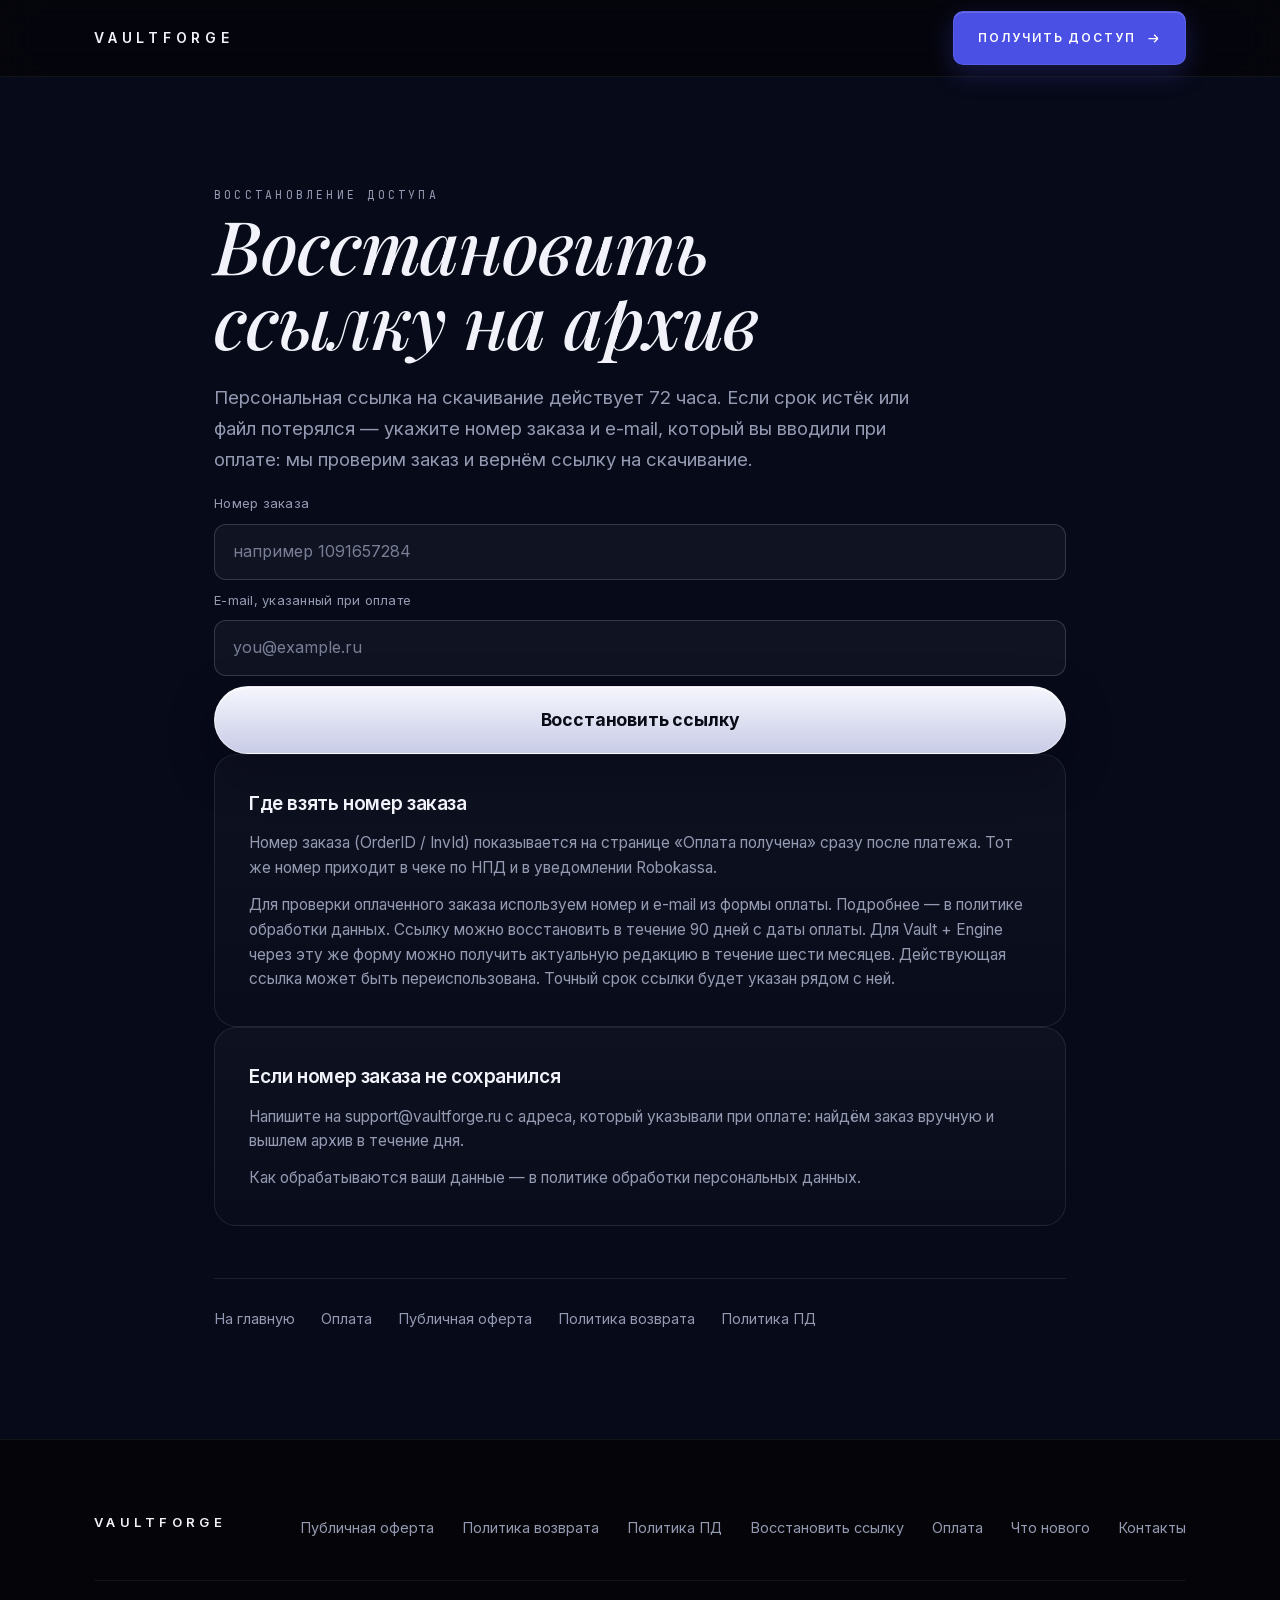
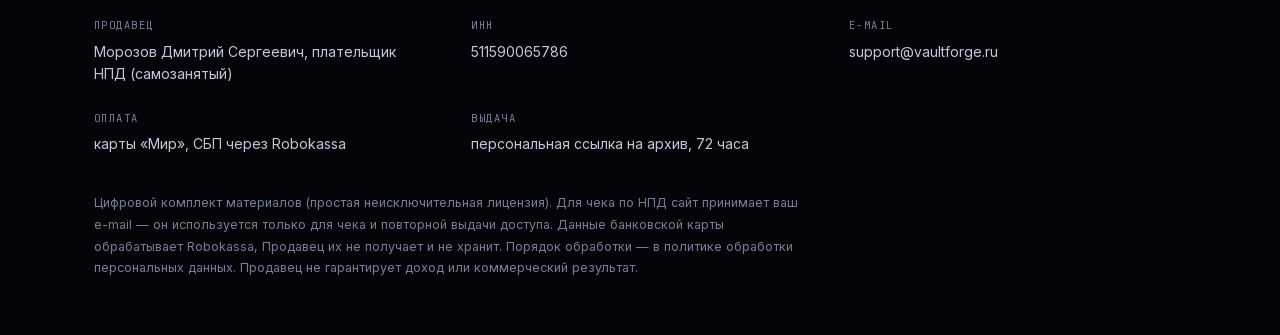
<file: reissue.html>
<!doctype html>
<html lang="ru">
<head>
<meta charset="utf-8">
<meta name="viewport" content="width=device-width, initial-scale=1">
<title>Восстановить ссылку на архив — Vaultforge</title>
<meta name="description" content="Восстановление ссылки на архив Vaultforge: укажите номер заказа и e-mail, указанный при оплате, и восстановите персональную ссылку на скачивание.">
<meta name="theme-color" content="#050509">
<meta property="og:type" content="website">
<meta property="og:site_name" content="Vaultforge">
<meta property="og:locale" content="ru_RU">
<meta property="og:title" content="Восстановить ссылку на архив — Vaultforge">
<meta property="og:description" content="Укажите номер заказа и e-mail, указанный при оплате, и восстановите персональную ссылку на скачивание архива.">
<meta property="og:url" content="https://vaultforge.ru/reissue.html">
<meta property="og:image" content="https://vaultforge.ru/assets/vault-preview-og.jpg">
<meta property="og:image:width" content="1200">
<meta property="og:image:height" content="693">
<meta name="twitter:card" content="summary_large_image">
<meta name="twitter:title" content="Восстановить ссылку на архив — Vaultforge">
<meta name="twitter:description" content="Укажите номер заказа и e-mail, указанный при оплате, и восстановите персональную ссылку на скачивание архива.">
<meta name="twitter:image" content="https://vaultforge.ru/assets/vault-preview-og.jpg">
<link rel="canonical" href="https://vaultforge.ru/reissue.html">
<link rel="icon" href="data:image/svg+xml,%3Csvg xmlns='http://www.w3.org/2000/svg' viewBox='0 0 64 64'%3E%3Crect width='64' height='64' rx='14' fill='%2308080C'/%3E%3Ccircle cx='32' cy='33' r='13' fill='%234B50E4'/%3E%3C/svg%3E">
<link rel="stylesheet" href="/assets/style.css">
</head>
<body>

<a class="skip-link" href="#main">Перейти к содержанию</a>

<header class="site-header">
  <div class="wrap">
    <a class="brand" href="/">VAULTFORGE</a>
    <a class="btn-access" href="/checkout.html">ПОЛУЧИТЬ ДОСТУП
      <svg width="15" height="15" viewBox="0 0 24 24" fill="none" stroke="currentColor" stroke-width="2" aria-hidden="true"><path d="M4 12h15m0 0-6-6m6 6-6 6"/></svg>
    </a>
  </div>
</header>

<main id="main">

  <section class="section section--navy" aria-labelledby="t-reissue">
    <div class="wrap-narrow">
      <div class="section-head">
        <p class="eyebrow">ВОССТАНОВЛЕНИЕ ДОСТУПА</p>
        <h1 class="display" id="t-reissue">Восстановить ссылку на архив</h1>
        <p class="lead">Персональная ссылка на скачивание действует 72 часа. Если срок истёк или файл потерялся — укажите номер заказа и e-mail, который вы вводили при оплате: мы проверим заказ и вернём ссылку на скачивание.</p>
      </div>

      <form class="buy-form" method="post" action="https://pay.vaultforge.ru/reissue">
        <label class="buy-label" for="inv">Номер заказа</label>
        <input class="buy-input" id="inv" name="invId" type="text" required inputmode="numeric" autocomplete="off" placeholder="например 1091657284">
        <label class="buy-label" for="mail">E-mail, указанный при оплате</label>
        <input class="buy-input" id="mail" name="email" type="email" required autocomplete="email" inputmode="email" placeholder="you@example.ru">
        <button class="btn-pill" type="submit">Восстановить ссылку</button>
      </form>

      <div class="info-card">
        <h3>Где взять номер заказа</h3>
        <p>Номер заказа (OrderID / InvId) показывается на странице «Оплата получена» сразу после платежа. Тот же номер приходит в чеке по НПД и в уведомлении Robokassa.</p>
        <p>Для проверки оплаченного заказа используем номер и e-mail из формы оплаты. Подробнее — в <a href="/legal/privacy.html">политике обработки данных</a>. Ссылку можно восстановить в течение 90 дней с даты оплаты. Для Vault + Engine через эту же форму можно получить актуальную редакцию в течение шести месяцев. Действующая ссылка может быть переиспользована. Точный срок ссылки будет указан рядом с ней.</p>
      </div>

      <div class="info-card">
        <h3>Если номер заказа не сохранился</h3>
        <p>Напишите на <a href="mailto:support@vaultforge.ru">support@vaultforge.ru</a> с адреса, который указывали при оплате: найдём заказ вручную и вышлем архив в течение дня.</p>
        <p>Как обрабатываются ваши данные — в <a href="/legal/privacy.html">политике обработки персональных данных</a>.</p>
      </div>

      <nav class="legal-nav" aria-label="Документы и разделы сайта">
        <a href="/">На главную</a>
        <a href="/checkout.html">Оплата</a>
        <a href="/legal/offer.html">Публичная оферта</a>
        <a href="/legal/refund.html">Политика возврата</a>
        <a href="/legal/privacy.html">Политика ПД</a>
      </nav>
    </div>
  </section>

</main>

<footer class="site-footer">
  <div class="wrap">
    <div class="footer-top">
      <p class="footer-brand">VAULTFORGE</p>
      <nav class="footer-links" aria-label="Документы и оплата">
        <a href="/legal/offer.html">Публичная оферта</a>
        <a href="/legal/refund.html">Политика возврата</a>
        <a href="/legal/privacy.html">Политика ПД</a>
        <a href="/reissue.html">Восстановить ссылку</a>
        <a href="/checkout.html">Оплата</a>
        <a href="/changelog.html">Что нового</a>
        <a href="mailto:support@vaultforge.ru">Контакты</a>
      </nav>
    </div>
    <dl class="req-list">
      <div><dt>Продавец</dt><dd>Морозов Дмитрий Сергеевич, плательщик НПД (самозанятый)</dd></div>
      <div><dt>ИНН</dt><dd>511590065786</dd></div>
      <div><dt>E-mail</dt><dd><a href="mailto:support@vaultforge.ru">support@vaultforge.ru</a></dd></div>
      <div><dt>Оплата</dt><dd>карты «Мир», СБП через Robokassa</dd></div>
      <div><dt>Выдача</dt><dd>персональная ссылка на архив, 72 часа</dd></div>
    </dl>
    <p class="footer-note">Цифровой комплект материалов (простая неисключительная лицензия). Для чека по НПД сайт принимает ваш e-mail — он используется только для чека и повторной выдачи доступа. Данные банковской карты обрабатывает Robokassa, Продавец их не получает и не хранит. Порядок обработки — в <a href="/legal/privacy.html">политике обработки персональных данных</a>. Продавец не гарантирует доход или коммерческий результат.</p>
  </div>
</footer>
</body>
</html>
</file>
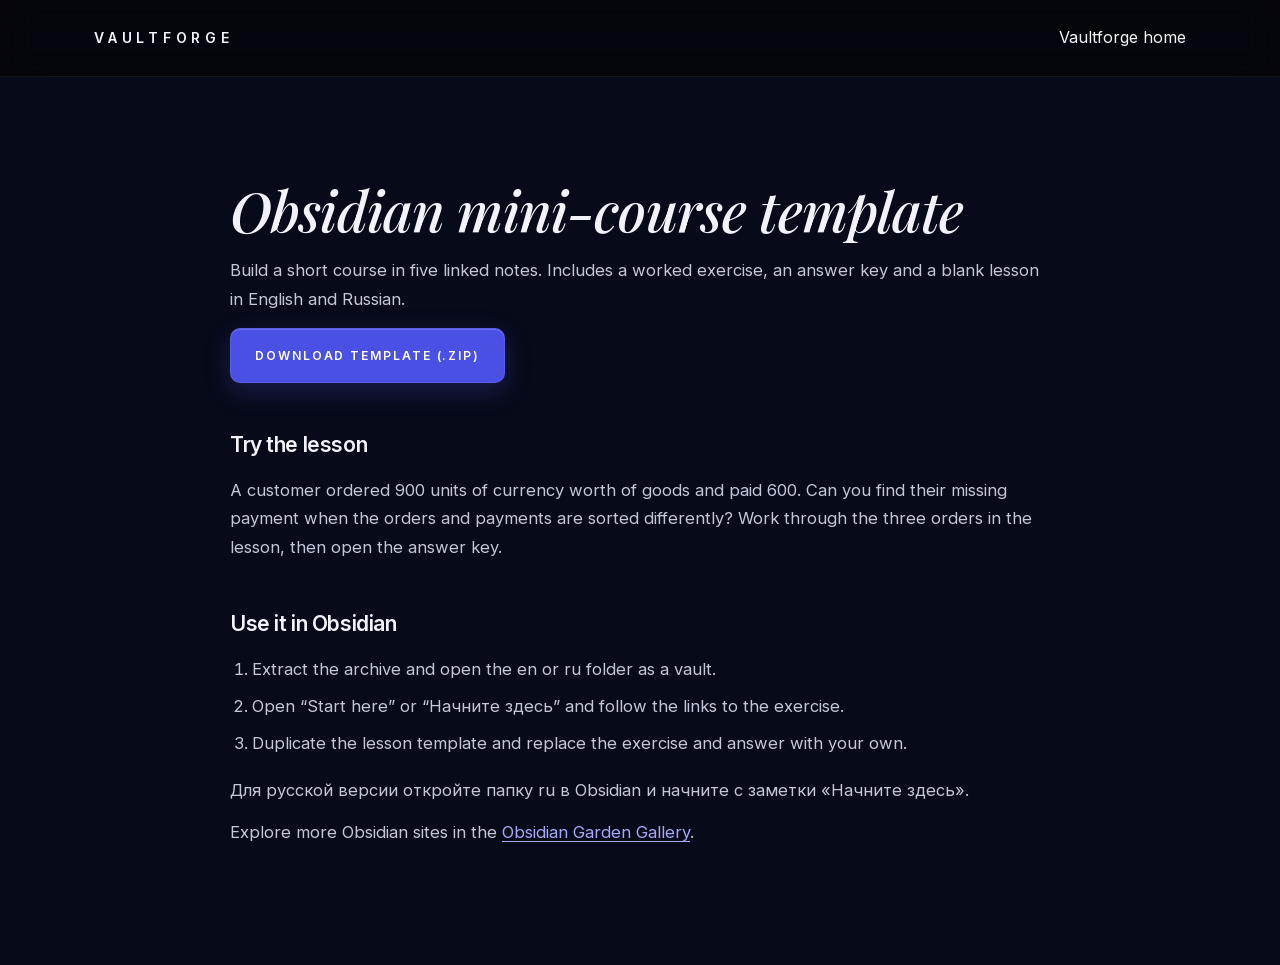
<file: docs/mini-course-gallery.html>
<!doctype html>
<html lang="en">
<head>
<meta charset="utf-8">
<meta name="viewport" content="width=device-width, initial-scale=1">
<title>Obsidian mini-course template</title>
<meta name="description" content="Build a short course in five linked notes. Includes a worked exercise, an answer key and a blank lesson in English and Russian.">
<meta name="theme-color" content="#050509">
<meta property="og:type" content="website">
<meta property="og:site_name" content="Vaultforge">
<meta property="og:locale" content="en_US">
<meta property="og:title" content="Obsidian mini-course template">
<meta property="og:description" content="Build a short course in five linked notes. Includes a worked exercise, an answer key and a blank lesson in English and Russian.">
<meta property="og:url" content="https://vaultforge.ru/docs/mini-course-gallery.html">
<meta property="og:image" content="https://vaultforge.ru/assets/vault-preview-og.jpg">
<link rel="canonical" href="https://vaultforge.ru/docs/mini-course-gallery.html">
<link rel="stylesheet" href="/assets/style.css">
</head>
<body>
<a class="skip-link" href="#main">Skip to content</a>
<header class="site-header">
  <div class="wrap">
    <a class="brand" href="/">VAULTFORGE</a>
    <a href="/">Vaultforge home</a>
  </div>
</header>

<main id="main" class="section">
  <div class="wrap-narrow">
    <article class="legal">
      <h1 class="display">Obsidian mini-course template</h1>
      <p>Build a short course in five linked notes. Includes a worked exercise, an answer key and a blank lesson in English and Russian.</p>
      <p><a class="btn-access" download href="mini-course-gallery.zip">Download template (.zip)</a></p>
      <h2>Try the lesson</h2>
      <p>A customer ordered 900 units of currency worth of goods and paid 600. Can you find their missing payment when the orders and payments are sorted differently? Work through the three orders in the lesson, then open the answer key.</p>
      <h2>Use it in Obsidian</h2>
      <ol><li>Extract the archive and open the en or ru folder as a vault.</li><li>Open “Start here” or “Начните здесь” and follow the links to the exercise.</li><li>Duplicate the lesson template and replace the exercise and answer with your own.</li></ol>
      <p lang="ru">Для русской версии откройте папку ru в Obsidian и начните с заметки «Начните здесь».</p>
      <p>Explore more Obsidian sites in the <a href="https://vaults.obsidian-community.com/">Obsidian Garden Gallery</a>.</p>
    </article>
  </div>
</main>
</body>
</html>
</file>
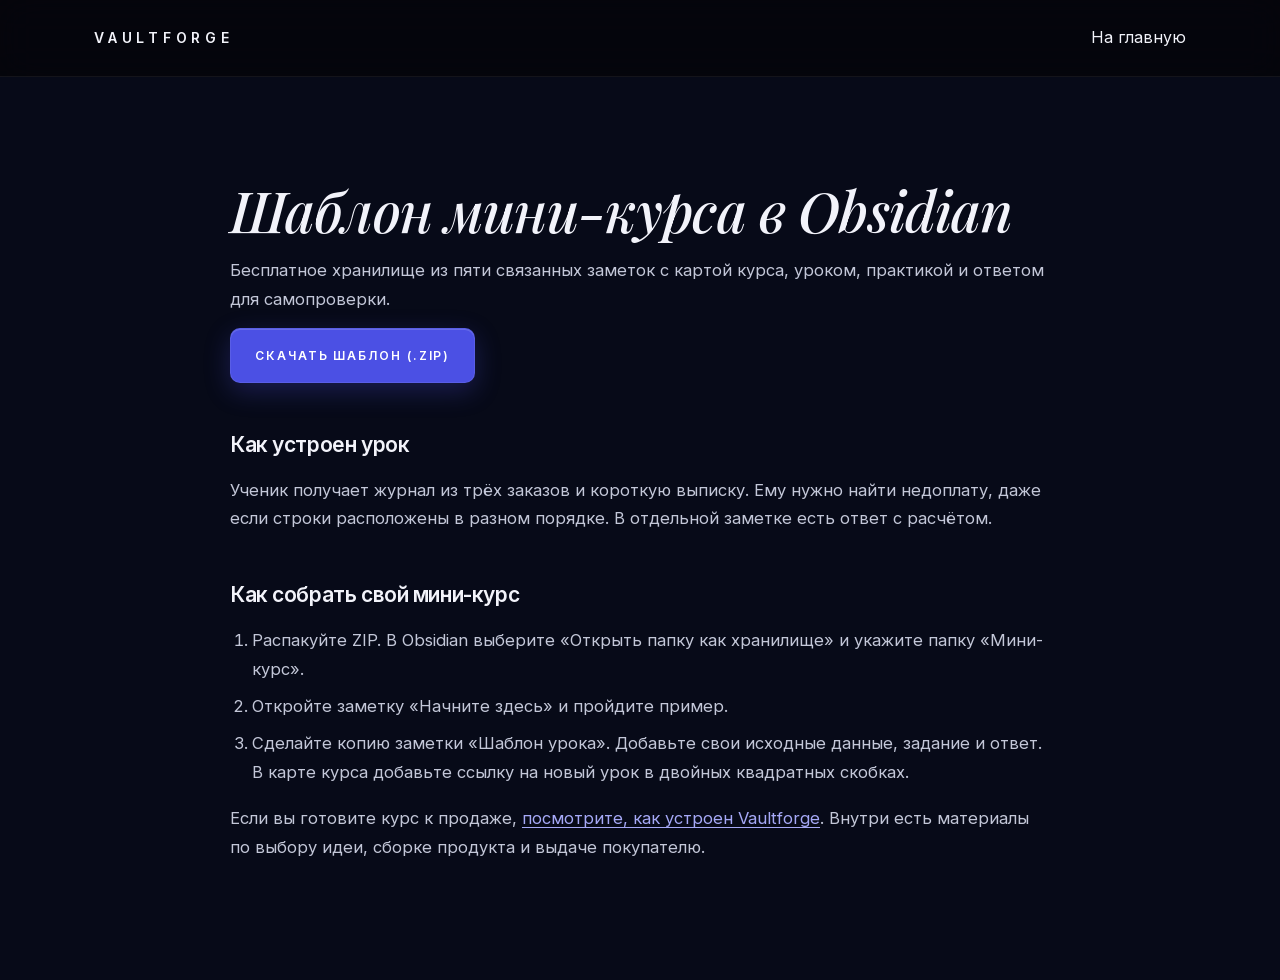
<file: docs/obsidian-course-template.html>
<!doctype html>
<html lang="ru">
<head>
<meta charset="utf-8">
<meta name="viewport" content="width=device-width, initial-scale=1">
<title>Шаблон мини-курса в Obsidian</title>
<meta name="description" content="Бесплатное хранилище из пяти связанных заметок с картой курса, уроком, практикой и ответом для самопроверки.">
<meta name="theme-color" content="#050509">
<meta property="og:type" content="website">
<meta property="og:site_name" content="Vaultforge">
<meta property="og:locale" content="ru_RU">
<meta property="og:title" content="Шаблон мини-курса в Obsidian">
<meta property="og:description" content="Бесплатное хранилище из пяти связанных заметок с картой курса, уроком, практикой и ответом для самопроверки.">
<meta property="og:url" content="https://vaultforge.ru/docs/obsidian-course-template.html">
<meta property="og:image" content="https://vaultforge.ru/assets/vault-preview-og.jpg">
<link rel="canonical" href="https://vaultforge.ru/docs/obsidian-course-template.html">
<link rel="stylesheet" href="/assets/style.css">
</head>
<body>
<a class="skip-link" href="#main">Перейти к содержанию</a>
<header class="site-header">
  <div class="wrap">
    <a class="brand" href="/">VAULTFORGE</a>
    <a href="/">На главную</a>
  </div>
</header>

<main id="main" class="section">
  <div class="wrap-narrow">
    <article class="legal">
      <h1 class="display">Шаблон мини-курса в Obsidian</h1>
      <p>Бесплатное хранилище из пяти связанных заметок с картой курса, уроком, практикой и ответом для самопроверки.</p>
      <p><a class="btn-access" download href="obsidian-course-template.zip">Скачать шаблон (.zip)</a></p>
      <h2>Как устроен урок</h2>
      <p>Ученик получает журнал из трёх заказов и короткую выписку. Ему нужно найти недоплату, даже если строки расположены в разном порядке. В отдельной заметке есть ответ с расчётом.</p>
      <h2>Как собрать свой мини-курс</h2>
      <ol><li>Распакуйте ZIP. В Obsidian выберите «Открыть папку как хранилище» и укажите папку «Мини-курс».</li><li>Откройте заметку «Начните здесь» и пройдите пример.</li><li>Сделайте копию заметки «Шаблон урока». Добавьте свои исходные данные, задание и ответ. В карте курса добавьте ссылку на новый урок в двойных квадратных скобках.</li></ol>
      <p>Если вы готовите курс к продаже, <a href="../index.html#inside">посмотрите, как устроен Vaultforge</a>. Внутри есть материалы по выбору идеи, сборке продукта и выдаче покупателю.</p>
    </article>
  </div>
</main>
</body>
</html>
</file>
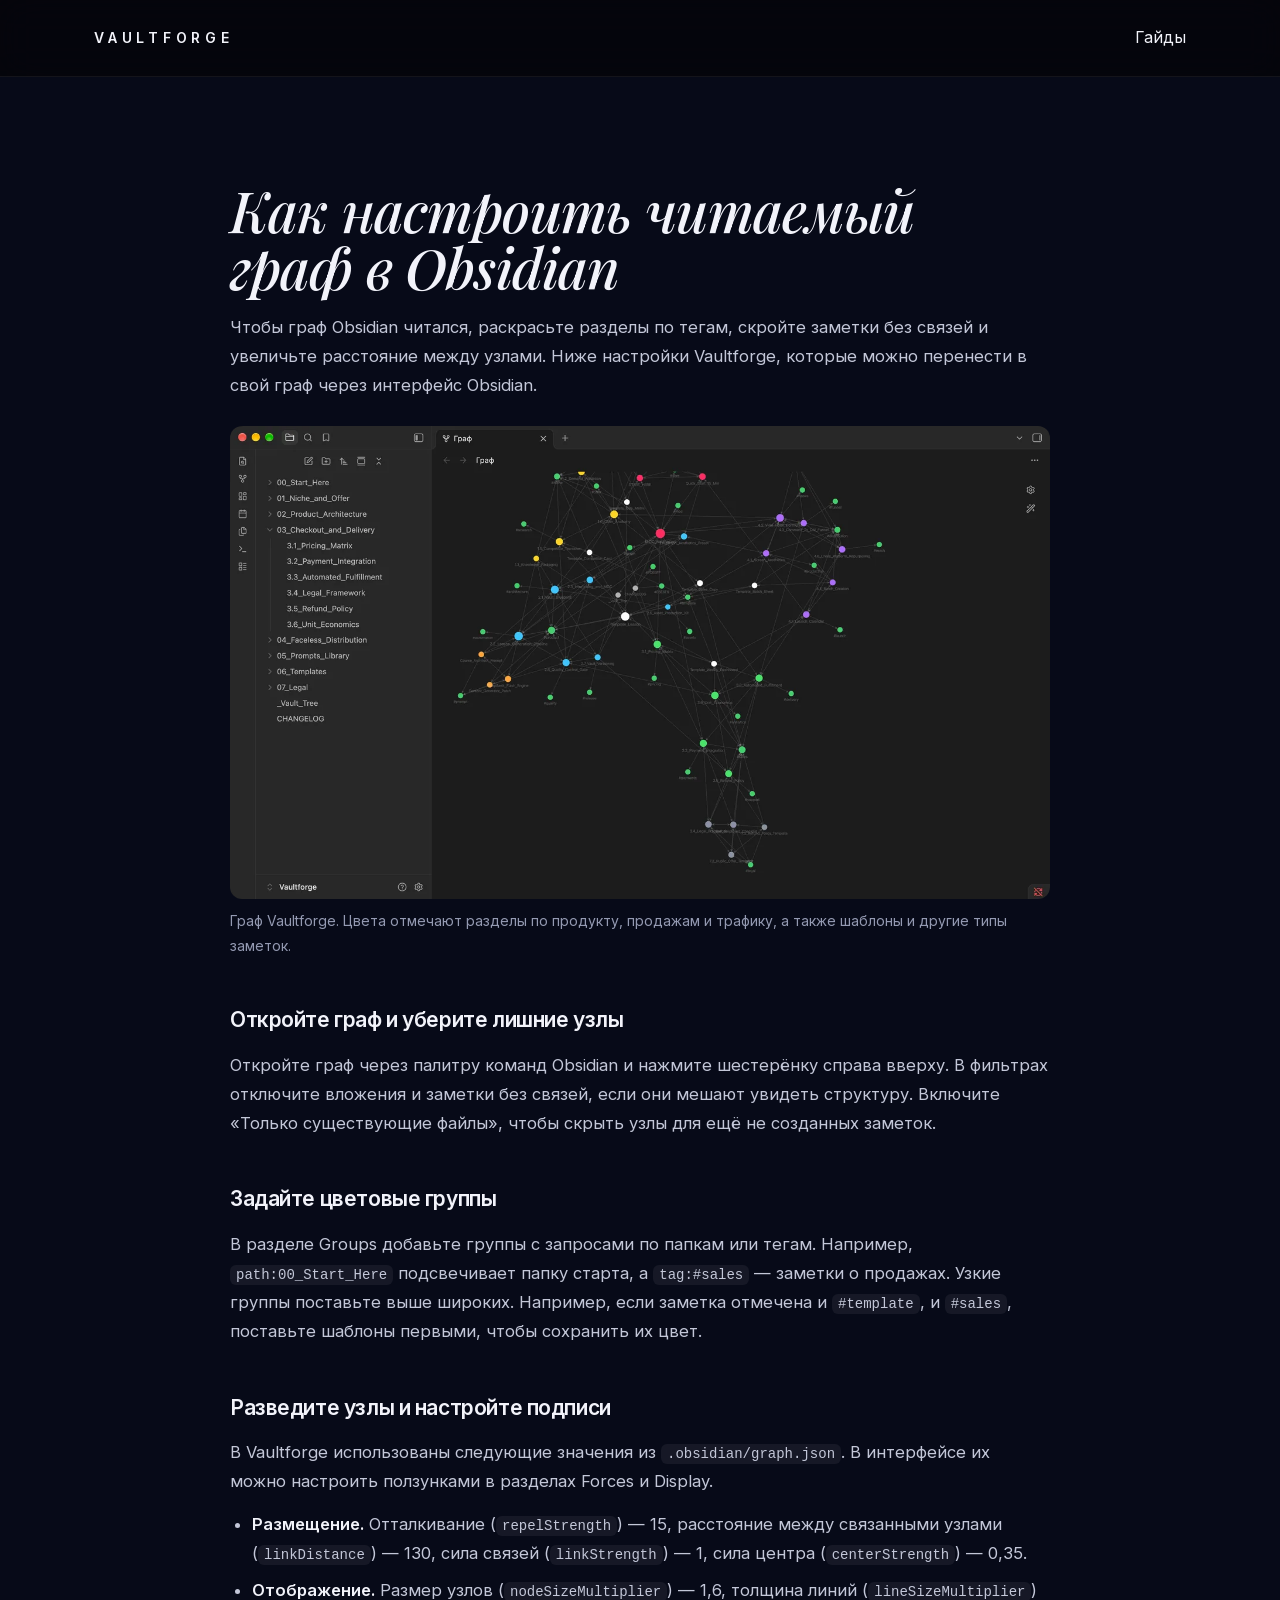
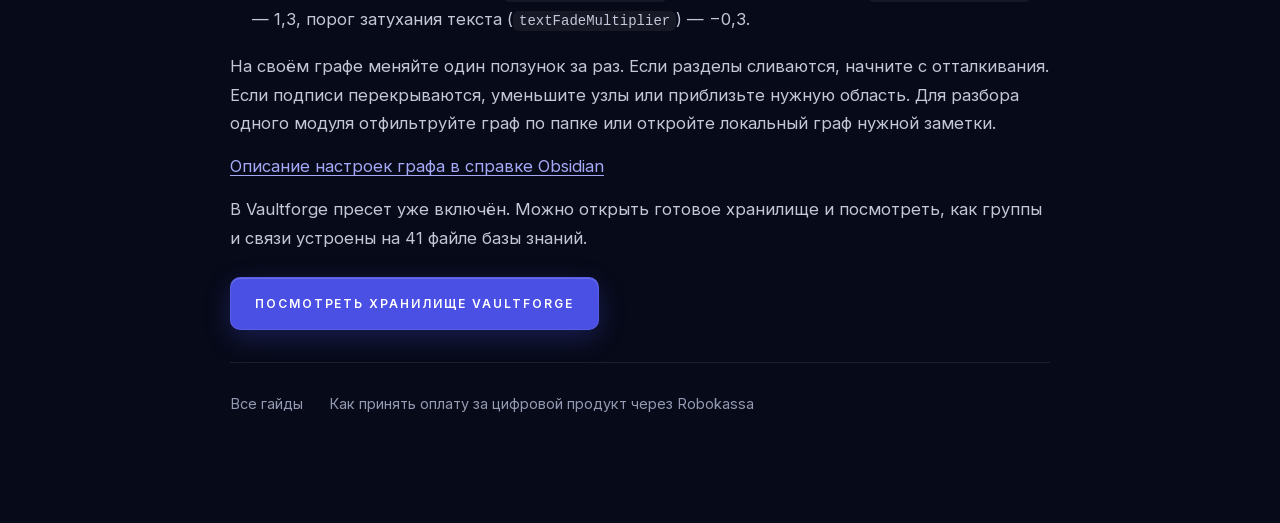
<file: docs/obsidian-graph-settings.html>
<!doctype html>
<html lang="ru">
<head>
<meta charset="utf-8">
<meta name="viewport" content="width=device-width, initial-scale=1">
<title>Как настроить читаемый граф в Obsidian — Vaultforge</title>
<meta name="description" content="Готовые настройки графа Obsidian: цветовые группы по тегам, расстояние между узлами и читаемые подписи.">
<meta name="theme-color" content="#050509">
<meta property="og:type" content="article">
<meta property="og:site_name" content="Vaultforge">
<meta property="og:locale" content="ru_RU">
<meta property="og:title" content="Как настроить читаемый граф в Obsidian">
<meta property="og:description" content="Готовые настройки графа Obsidian: цветовые группы по тегам, расстояние между узлами и читаемые подписи.">
<meta property="og:url" content="https://vaultforge.ru/docs/obsidian-graph-settings.html">
<meta property="og:image" content="https://vaultforge.ru/assets/vault-preview-og.jpg">
<link rel="canonical" href="https://vaultforge.ru/docs/obsidian-graph-settings.html">
<link rel="stylesheet" href="/assets/style.css">
</head>
<body>
<a class="skip-link" href="#main">Перейти к содержанию</a>
<header class="site-header">
  <div class="wrap">
    <a class="brand" href="/">VAULTFORGE</a>
    <a href="/docs/">Гайды</a>
  </div>
</header>

<main id="main" class="section">
  <div class="wrap-narrow">
    <article class="legal">
      <h1 class="display">Как настроить читаемый граф в Obsidian</h1>
      <p>Чтобы граф Obsidian читался, раскрасьте разделы по тегам, скройте заметки без связей и увеличьте расстояние между узлами. Ниже настройки Vaultforge, которые можно перенести в свой граф через интерфейс Obsidian.</p>
      <figure class="guide-figure">
        <img src="/assets/vault-preview-1400.webp"
             srcset="/assets/vault-preview-1400.webp 1400w, /assets/vault-preview-2100.webp 2100w"
             sizes="(max-width: 868px) calc(100vw - 48px), 820px"
             width="1400" height="808"
             alt="Окно Obsidian с графом Vaultforge и цветными группами заметок"
             decoding="async">
        <figcaption>Граф Vaultforge. Цвета отмечают разделы по продукту, продажам и трафику, а также шаблоны и другие типы заметок.</figcaption>
      </figure>

      <h2>Откройте граф и уберите лишние узлы</h2>
      <p>Откройте граф через палитру команд Obsidian и нажмите шестерёнку справа вверху. В фильтрах отключите вложения и заметки без связей, если они мешают увидеть структуру. Включите «Только существующие файлы», чтобы скрыть узлы для ещё не созданных заметок.</p>

      <h2>Задайте цветовые группы</h2>
      <p>В разделе Groups добавьте группы с запросами по папкам или тегам. Например, <code>path:00_Start_Here</code> подсвечивает папку старта, а <code>tag:#sales</code> — заметки о продажах. Узкие группы поставьте выше широких. Например, если заметка отмечена и <code>#template</code>, и <code>#sales</code>, поставьте шаблоны первыми, чтобы сохранить их цвет.</p>

      <h2>Разведите узлы и настройте подписи</h2>
      <p>В Vaultforge использованы следующие значения из <code>.obsidian/graph.json</code>. В интерфейсе их можно настроить ползунками в разделах Forces и Display.</p>
      <ul>
        <li><strong>Размещение.</strong> Отталкивание (<code>repelStrength</code>) — 15, расстояние между связанными узлами (<code>linkDistance</code>) — 130, сила связей (<code>linkStrength</code>) — 1, сила центра (<code>centerStrength</code>) — 0,35.</li>
        <li><strong>Отображение.</strong> Размер узлов (<code>nodeSizeMultiplier</code>) — 1,6, толщина линий (<code>lineSizeMultiplier</code>) — 1,3, порог затухания текста (<code>textFadeMultiplier</code>) — −0,3.</li>
      </ul>
      <p>На своём графе меняйте один ползунок за раз. Если разделы сливаются, начните с отталкивания. Если подписи перекрываются, уменьшите узлы или приблизьте нужную область. Для разбора одного модуля отфильтруйте граф по папке или откройте локальный граф нужной заметки.</p>
      <p><a href="https://obsidian.md/help/plugins/graph">Описание настроек графа в справке Obsidian</a></p>
      <p>В Vaultforge пресет уже включён. Можно открыть готовое хранилище и посмотреть, как группы и связи устроены на 41 файле базы знаний.</p>
    </article>
    <div class="guide-actions">
      <a class="btn-access" href="../#inside">Посмотреть хранилище Vaultforge</a>
      <nav class="legal-nav" aria-label="Другие гайды">
        <a href="/docs/">Все гайды</a>
        <a href="/docs/robokassa-digital-product.html">Как принять оплату за цифровой продукт через Robokassa</a>
      </nav>
    </div>
  </div>
</main>
</body>
</html>
</file>
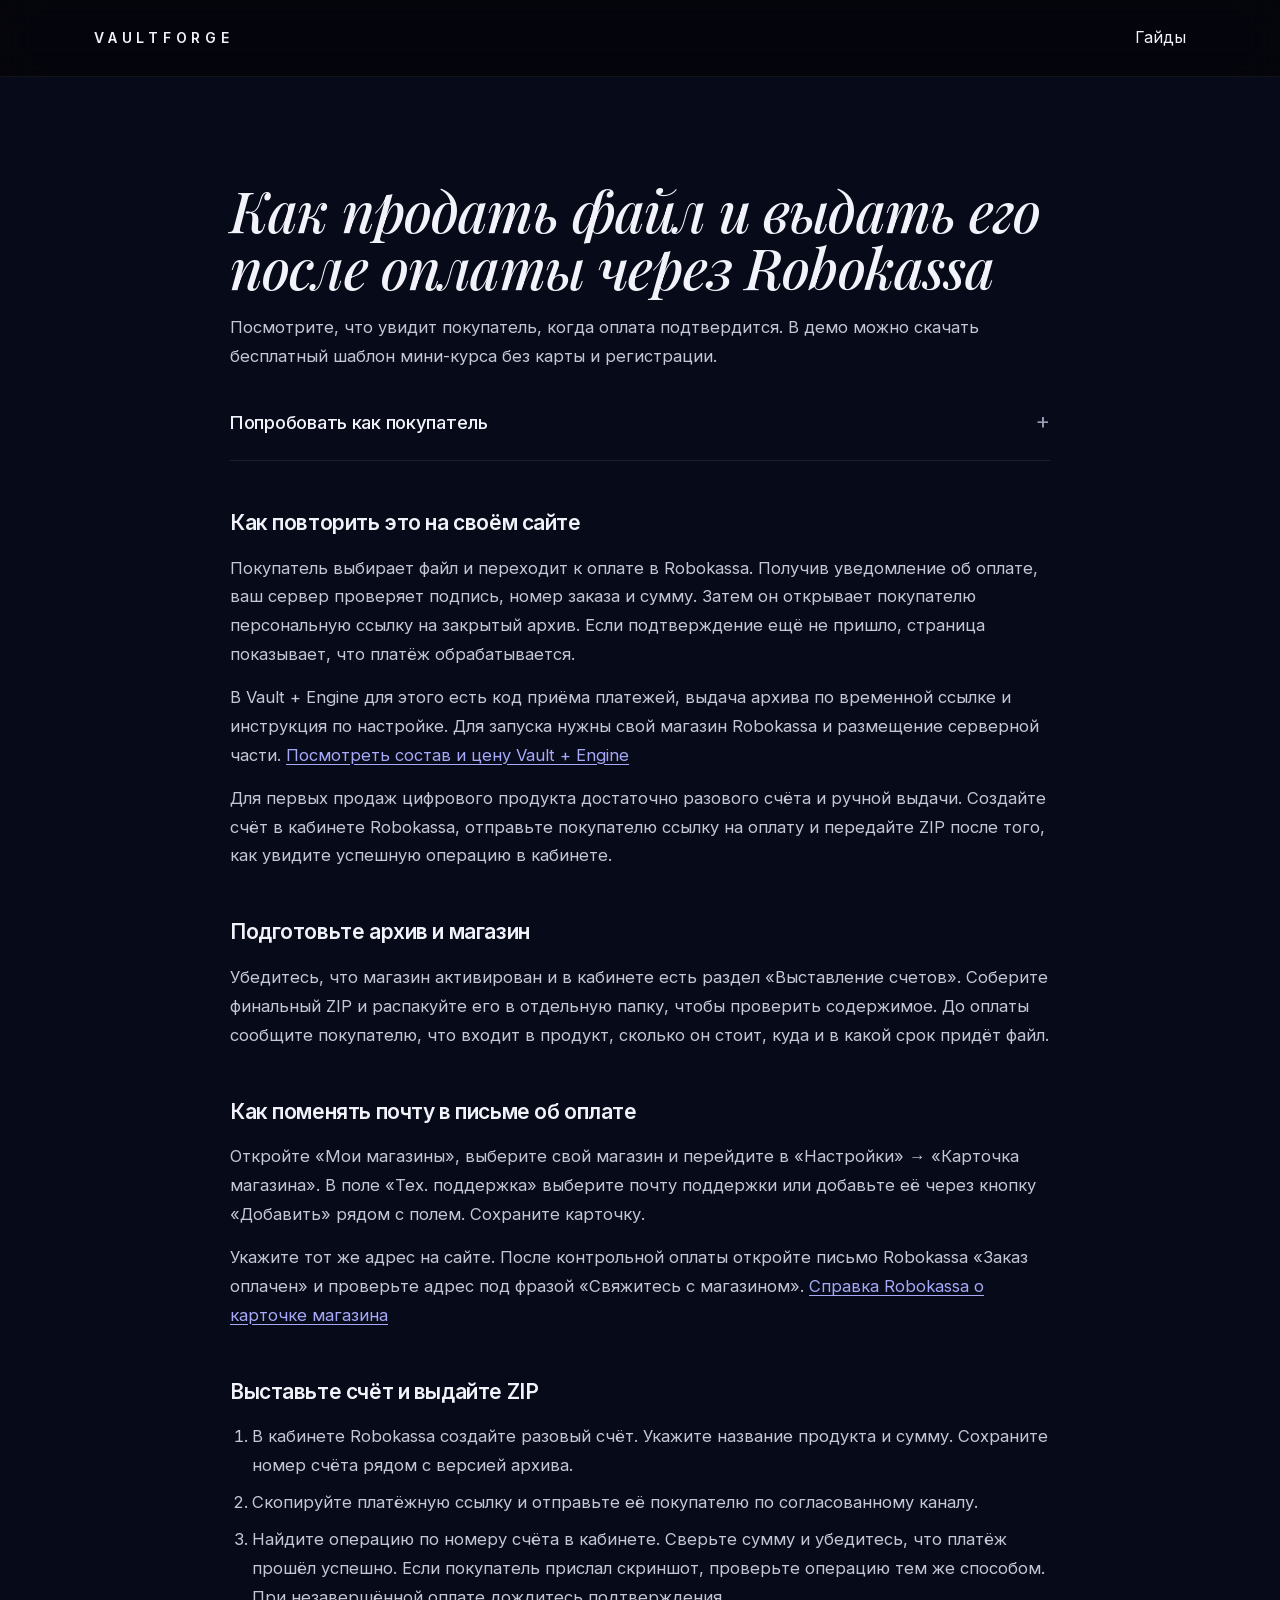
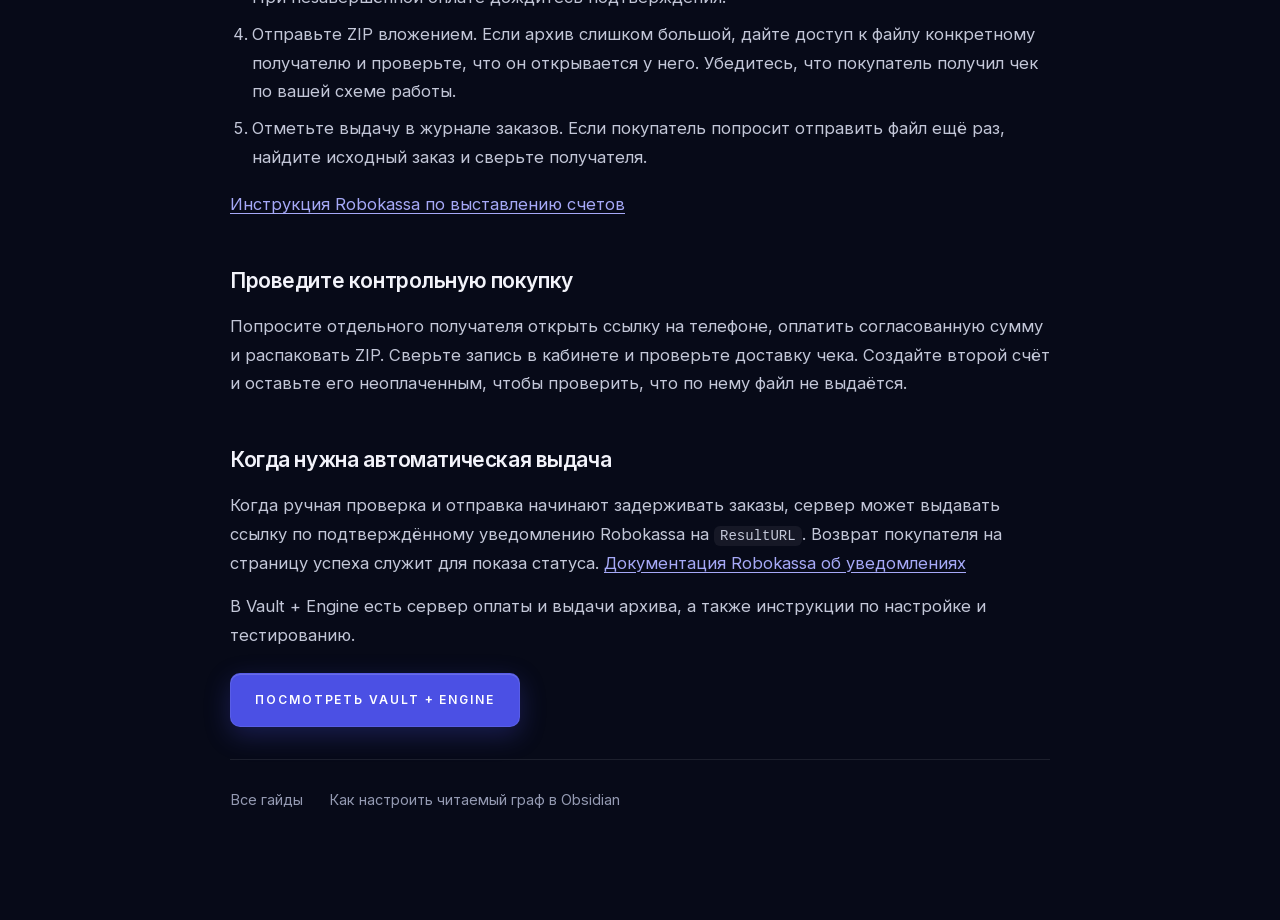
<file: docs/robokassa-digital-product.html>
<!doctype html>
<html lang="ru">
<head>
<meta charset="utf-8">
<meta name="viewport" content="width=device-width, initial-scale=1">
<title>Как продать файл и выдать его после оплаты через Robokassa — Vaultforge</title>
<meta name="description" content="Попробуйте бесплатное демо выдачи ZIP. Разберите два способа продажи файла через Robokassa: вручную по счёту и автоматически на своём сайте.">
<meta name="theme-color" content="#050509">
<meta property="og:type" content="article">
<meta property="og:site_name" content="Vaultforge">
<meta property="og:locale" content="ru_RU">
<meta property="og:title" content="Как продать файл и выдать его после оплаты через Robokassa">
<meta property="og:description" content="Попробуйте бесплатное демо выдачи ZIP. Разберите два способа продажи файла через Robokassa: вручную по счёту и автоматически на своём сайте.">
<meta property="og:url" content="https://vaultforge.ru/docs/robokassa-digital-product.html">
<meta property="og:image" content="https://vaultforge.ru/assets/vault-preview-og.jpg">
<link rel="canonical" href="https://vaultforge.ru/docs/robokassa-digital-product.html">
<link rel="stylesheet" href="/assets/style.css">
<script defer src="/assets/funnel.js"></script>
</head>
<body data-funnel="delivery-demo">
<a class="skip-link" href="#main">Перейти к содержанию</a>
<header class="site-header">
  <div class="wrap">
    <a class="brand" href="/">VAULTFORGE</a>
    <a href="/docs/">Гайды</a>
  </div>
</header>

<main id="main" class="section">
  <div class="wrap-narrow">
    <article class="legal">
      <h1 class="display">Как продать файл и выдать его после оплаты через Robokassa</h1>
      <p>Посмотрите, что увидит покупатель, когда оплата подтвердится. В демо можно скачать бесплатный шаблон мини-курса без карты и регистрации.</p>
      <details class="faq-item" id="delivery-demo">
        <summary>Попробовать как покупатель</summary>
        <div>
          <h3>Демозаказ готов к скачиванию</h3>
          <p><a href="/docs/obsidian-course-template.zip" download>Скачать ZIP с шаблоном мини-курса</a></p>
          <p>Распакуйте архив и откройте заметку «Начните здесь». Внутри пять связанных заметок с упражнением и ответом.</p>
        </div>
      </details>

      <h2>Как повторить это на своём сайте</h2>
      <p>Покупатель выбирает файл и переходит к оплате в Robokassa. Получив уведомление об оплате, ваш сервер проверяет подпись, номер заказа и сумму. Затем он открывает покупателю персональную ссылку на закрытый архив. Если подтверждение ещё не пришло, страница показывает, что платёж обрабатывается.</p>
      <p>В Vault + Engine для этого есть код приёма платежей, выдача архива по временной ссылке и инструкция по настройке. Для запуска нужны свой магазин Robokassa и размещение серверной части. <a href="/checkout.html?src=delivery-demo#plan-engine">Посмотреть состав и цену Vault + Engine</a></p>

      <p>Для первых продаж цифрового продукта достаточно разового счёта и ручной выдачи. Создайте счёт в кабинете Robokassa, отправьте покупателю ссылку на оплату и передайте ZIP после того, как увидите успешную операцию в кабинете.</p>

      <h2>Подготовьте архив и магазин</h2>
      <p>Убедитесь, что магазин активирован и в кабинете есть раздел «Выставление счетов». Соберите финальный ZIP и распакуйте его в отдельную папку, чтобы проверить содержимое. До оплаты сообщите покупателю, что входит в продукт, сколько он стоит, куда и в какой срок придёт файл.</p>

      <h2 id="support-email">Как поменять почту в письме об оплате</h2>
      <p>Откройте «Мои магазины», выберите свой магазин и перейдите в «Настройки» → «Карточка магазина». В поле «Тех. поддержка» выберите почту поддержки или добавьте её через кнопку «Добавить» рядом с полем. Сохраните карточку.</p>
      <p>Укажите тот же адрес на сайте. После контрольной оплаты откройте письмо Robokassa «Заказ оплачен» и проверьте адрес под фразой «Свяжитесь с магазином». <a href="https://robokassa.com/blog/articles/nachalo-raboty/">Справка Robokassa о карточке магазина</a></p>

      <h2>Выставьте счёт и выдайте ZIP</h2>
      <ol>
        <li>В кабинете Robokassa создайте разовый счёт. Укажите название продукта и сумму. Сохраните номер счёта рядом с версией архива.</li>
        <li>Скопируйте платёжную ссылку и отправьте её покупателю по согласованному каналу.</li>
        <li>Найдите операцию по номеру счёта в кабинете. Сверьте сумму и убедитесь, что платёж прошёл успешно. Если покупатель прислал скриншот, проверьте операцию тем же способом. При незавершённой оплате дождитесь подтверждения.</li>
        <li>Отправьте ZIP вложением. Если архив слишком большой, дайте доступ к файлу конкретному получателю и проверьте, что он открывается у него. Убедитесь, что покупатель получил чек по вашей схеме работы.</li>
        <li>Отметьте выдачу в журнале заказов. Если покупатель попросит отправить файл ещё раз, найдите исходный заказ и сверьте получателя.</li>
      </ol>
      <p><a href="https://docs.robokassa.ru/media/1704/schet.pdf">Инструкция Robokassa по выставлению счетов</a></p>

      <h2>Проведите контрольную покупку</h2>
      <p>Попросите отдельного получателя открыть ссылку на телефоне, оплатить согласованную сумму и распаковать ZIP. Сверьте запись в кабинете и проверьте доставку чека. Создайте второй счёт и оставьте его неоплаченным, чтобы проверить, что по нему файл не выдаётся.</p>

      <h2>Когда нужна автоматическая выдача</h2>
      <p>Когда ручная проверка и отправка начинают задерживать заказы, сервер может выдавать ссылку по подтверждённому уведомлению Robokassa на <code>ResultURL</code>. Возврат покупателя на страницу успеха служит для показа статуса. <a href="https://docs.robokassa.ru/ru/notifications-and-redirects">Документация Robokassa об уведомлениях</a></p>
      <p>В Vault + Engine есть сервер оплаты и выдачи архива, а также инструкции по настройке и тестированию.</p>
    </article>
    <div class="guide-actions">
      <a class="btn-access" href="/checkout.html?src=delivery-demo#plan-engine">Посмотреть Vault + Engine</a>
      <nav class="legal-nav" aria-label="Другие гайды">
        <a href="/docs/">Все гайды</a>
        <a href="/docs/obsidian-graph-settings.html">Как настроить читаемый граф в Obsidian</a>
      </nav>
    </div>
  </div>
</main>
</body>
</html>
</file>
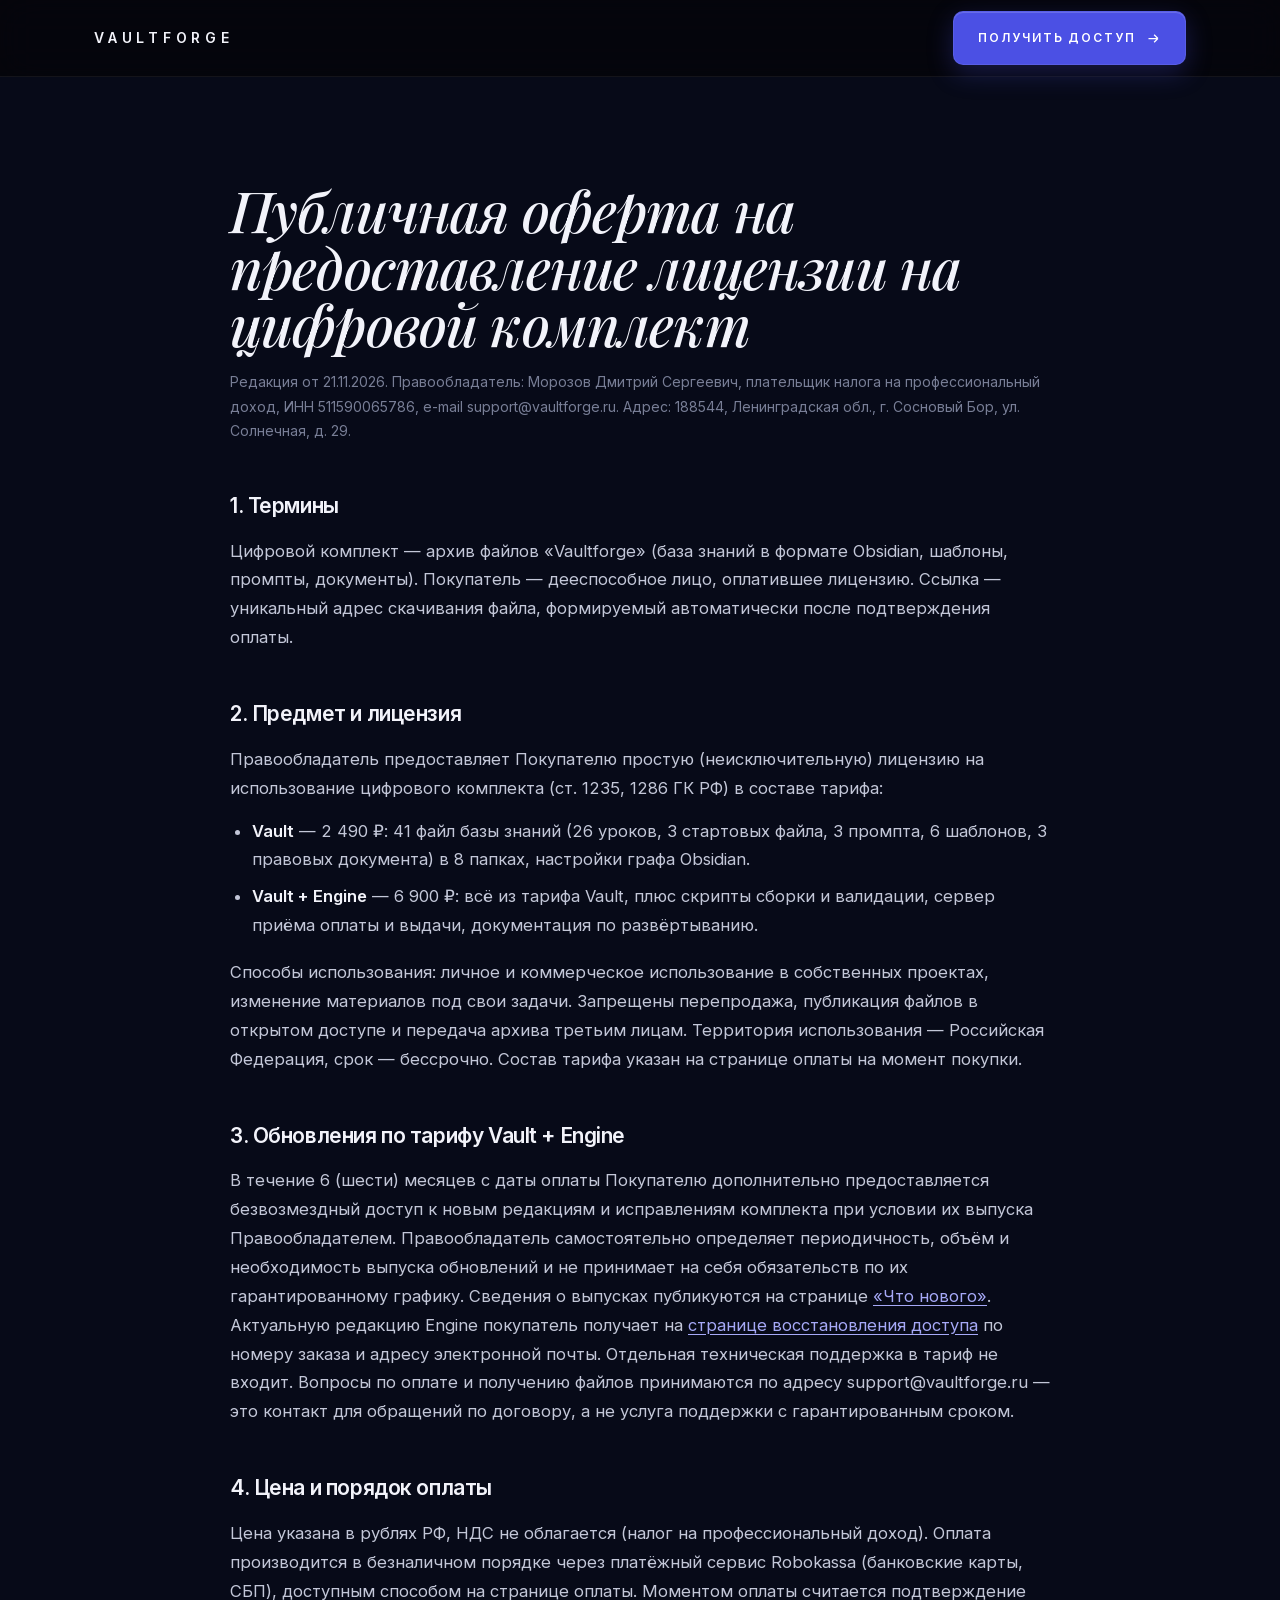
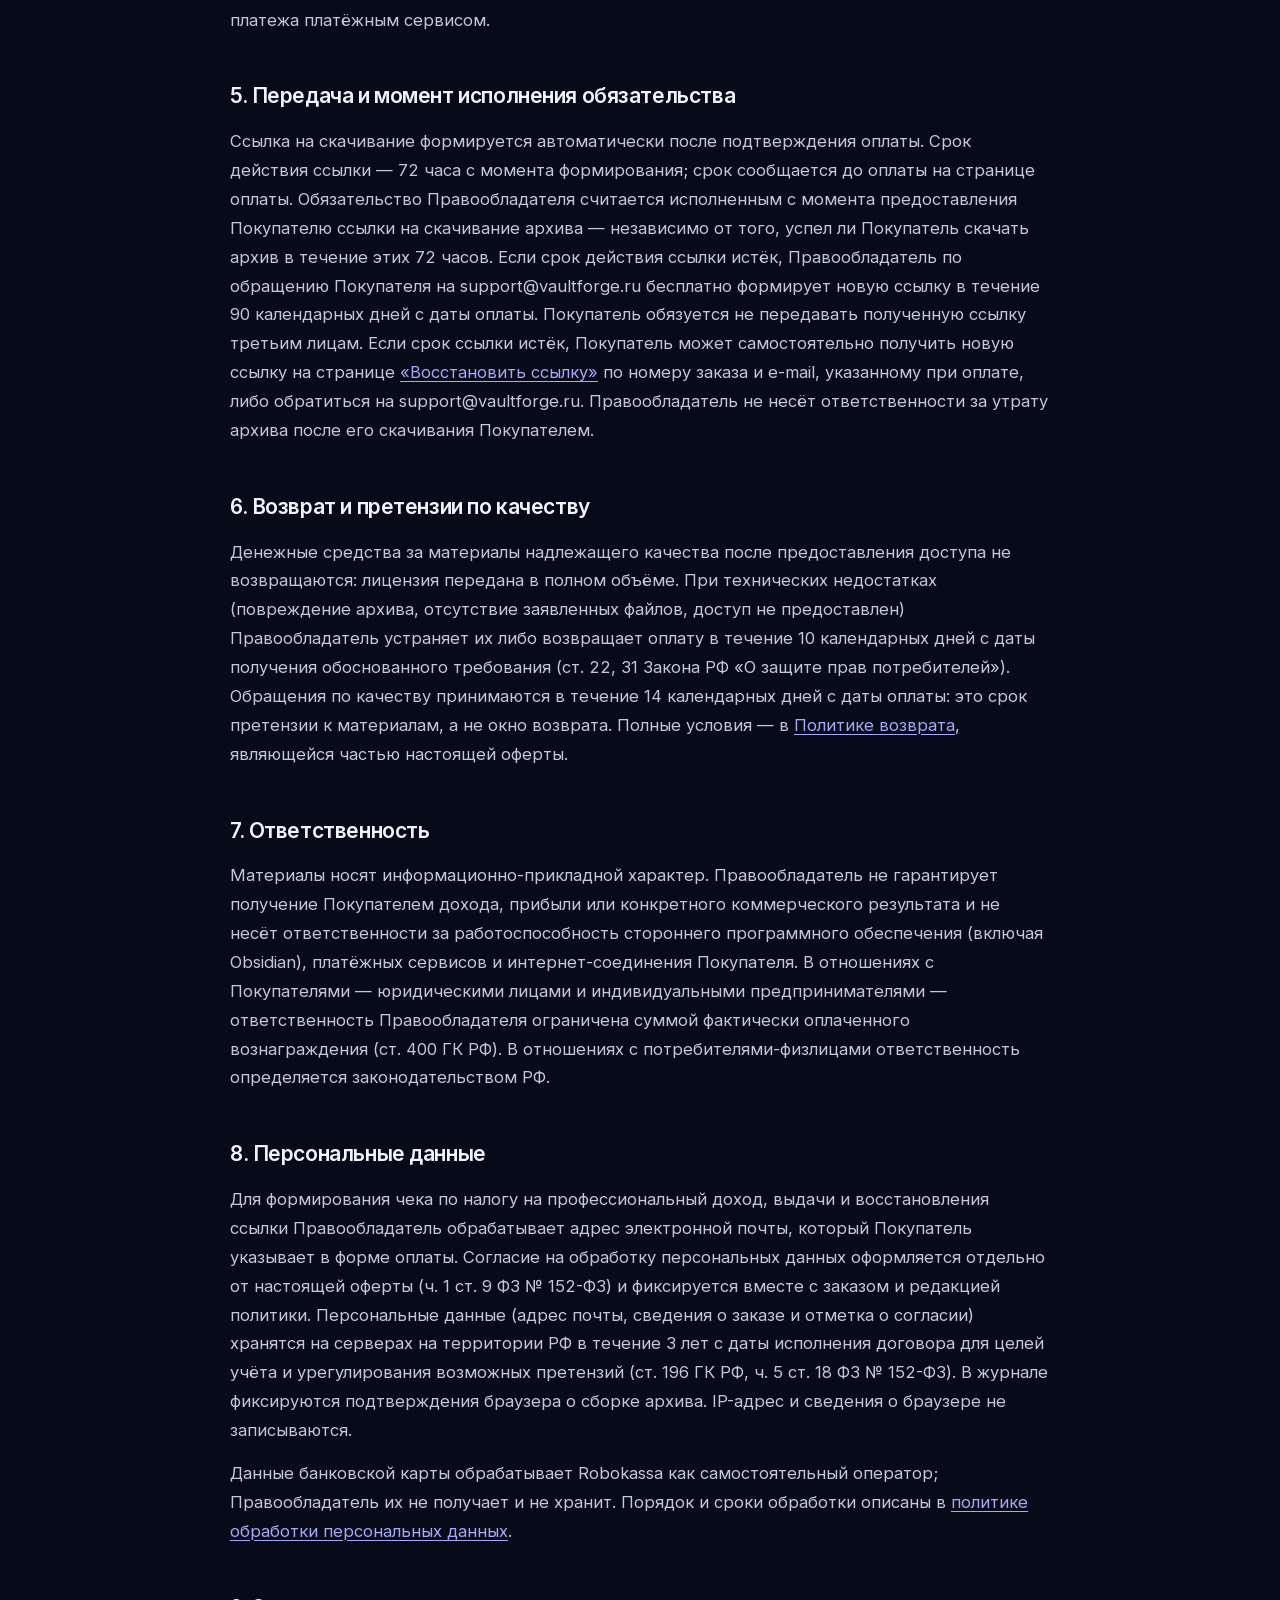
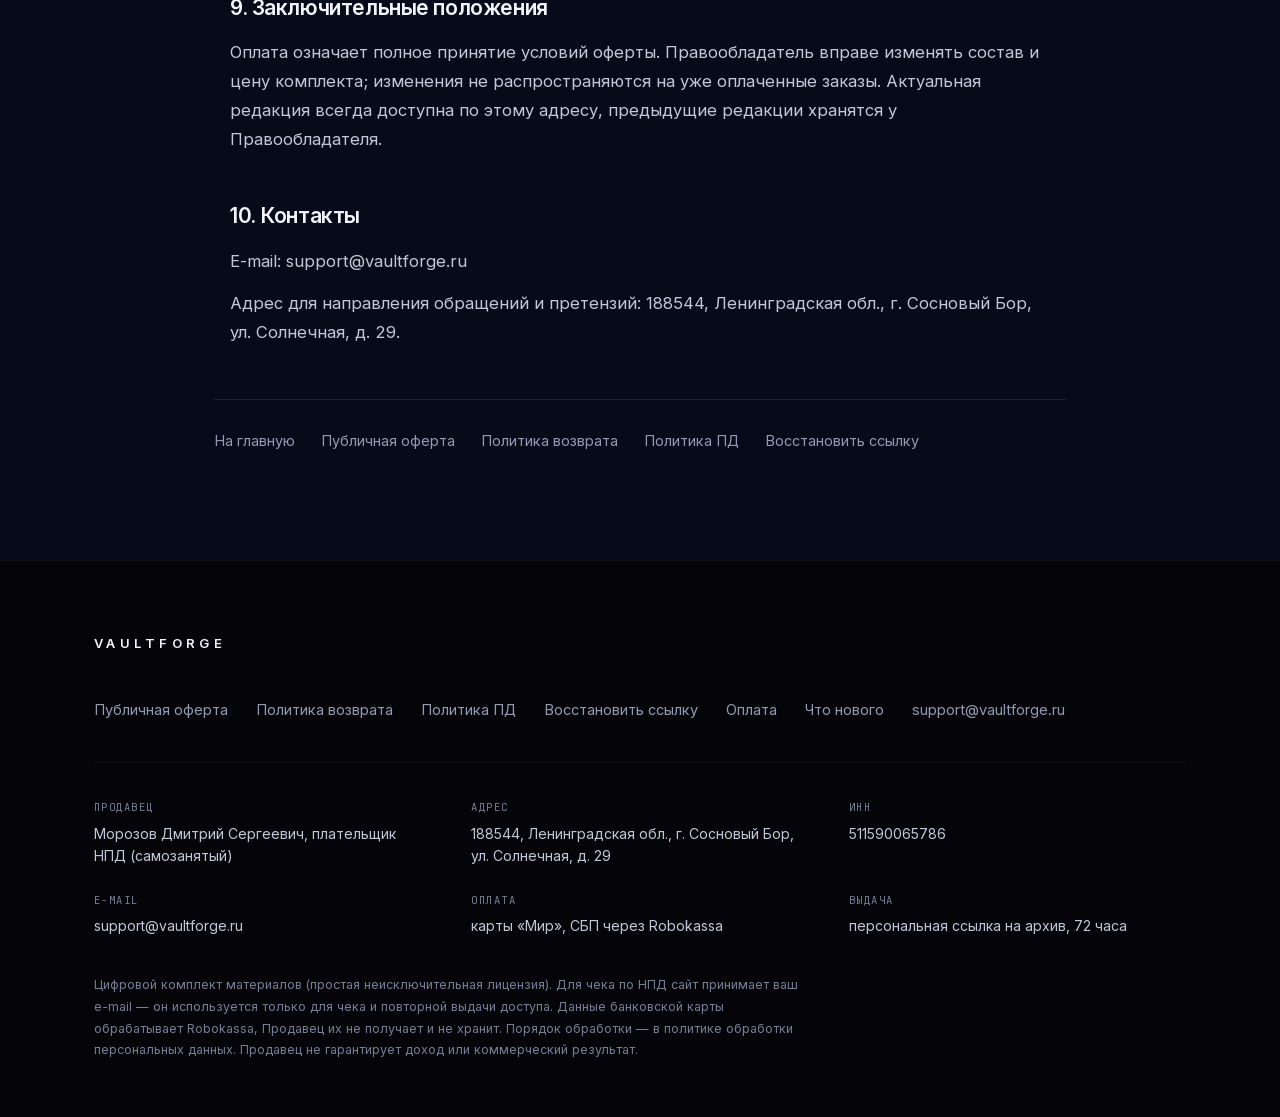
<file: legal/offer.html>
<!doctype html>
<html lang="ru">
<head>
<meta charset="utf-8">
<meta name="viewport" content="width=device-width, initial-scale=1">
<title>Публичная оферта — Vaultforge</title>
<meta name="description" content="Публичная оферта Vaultforge: лицензия на цифровой комплект, состав, цена, оплата через Robokassa, момент исполнения, возврат и персональные данные.">
<meta name="theme-color" content="#050509">
<meta property="og:type" content="website">
<meta property="og:site_name" content="Vaultforge">
<meta property="og:locale" content="ru_RU">
<meta property="og:title" content="Публичная оферта — Vaultforge">
<meta property="og:description" content="Публичная оферта Vaultforge: термины, предмет, лицензия, цена, порядок оплаты через Robokassa, передача файлов по ссылке, возврат и персональные данные.">
<meta property="og:url" content="https://vaultforge.ru/legal/offer.html">
<meta property="og:image" content="https://vaultforge.ru/assets/vault-preview-og.jpg">
<meta property="og:image:width" content="1200">
<meta property="og:image:height" content="693">
<meta name="twitter:card" content="summary_large_image">
<meta name="twitter:title" content="Публичная оферта — Vaultforge">
<meta name="twitter:description" content="Публичная оферта Vaultforge: предмет, лицензия, цена, порядок оплаты через Robokassa, передача файлов по ссылке, возврат и персональные данные.">
<meta name="twitter:image" content="https://vaultforge.ru/assets/vault-preview-og.jpg">
<link rel="canonical" href="https://vaultforge.ru/legal/offer.html">
<link rel="icon" href="data:image/svg+xml,%3Csvg xmlns='http://www.w3.org/2000/svg' viewBox='0 0 64 64'%3E%3Crect width='64' height='64' rx='14' fill='%2308080C'/%3E%3Ccircle cx='32' cy='33' r='13' fill='%234B50E4'/%3E%3C/svg%3E">
<link rel="stylesheet" href="/assets/style.css">
</head>
<body>

<a class="skip-link" href="#main">Перейти к содержанию</a>

<header class="site-header">
  <div class="wrap">
    <a class="brand" href="/">VAULTFORGE</a>
    <a class="btn-access" href="../checkout.html#plans">ПОЛУЧИТЬ ДОСТУП
      <svg width="15" height="15" viewBox="0 0 24 24" fill="none" stroke="currentColor" stroke-width="2" aria-hidden="true"><path d="M4 12h15m0 0-6-6m6 6-6 6"/></svg>
    </a>
  </div>
</header>

<main id="main">

  <section class="section" aria-labelledby="t-offer">
    <div class="wrap-narrow">
      
<article class="legal">
        <h1 class="display" id="t-offer">Публичная оферта на предоставление лицензии на цифровой комплект</h1>
        <p class="muted">Редакция от 21.11.2026. Правообладатель: Морозов Дмитрий Сергеевич, плательщик налога на профессиональный доход, ИНН 511590065786, e-mail support@vaultforge.ru. Адрес: <span data-seller-address>188544, Ленинградская обл., г. Сосновый Бор, ул. Солнечная, д. 29</span>.</p>

        <h2>1. Термины</h2>
        <p>Цифровой комплект — архив файлов «Vaultforge» (база знаний в формате Obsidian, шаблоны, промпты, документы). Покупатель — дееспособное лицо, оплатившее лицензию. Ссылка — уникальный адрес скачивания файла, формируемый автоматически после подтверждения оплаты.</p>

        <h2>2. Предмет и лицензия</h2>
        <p>Правообладатель предоставляет Покупателю простую (неисключительную) лицензию на использование цифрового комплекта (ст. 1235, 1286 ГК РФ) в составе тарифа:</p>
        <ul>
          <li><b>Vault</b> — 2 490 ₽: 41 файл базы знаний (26 уроков, 3 стартовых файла, 3 промпта, 6 шаблонов, 3 правовых документа) в 8 папках, настройки графа Obsidian.</li>
          <li><b>Vault + Engine</b> — 6 900 ₽: всё из тарифа Vault, плюс скрипты сборки и валидации, сервер приёма оплаты и выдачи, документация по развёртыванию.</li>
        </ul>
        <p>Способы использования: личное и коммерческое использование в собственных проектах, изменение материалов под свои задачи. Запрещены перепродажа, публикация файлов в открытом доступе и передача архива третьим лицам. Территория использования — Российская Федерация, срок — бессрочно. Состав тарифа указан на странице оплаты на момент покупки.</p>

        <h2>3. Обновления по тарифу Vault + Engine</h2>
        <p>В течение 6 (шести) месяцев с даты оплаты Покупателю дополнительно предоставляется безвозмездный доступ к новым редакциям и исправлениям комплекта при условии их выпуска Правообладателем. Правообладатель самостоятельно определяет периодичность, объём и необходимость выпуска обновлений и не принимает на себя обязательств по их гарантированному графику. Сведения о выпусках публикуются на странице <a href="/changelog.html">«Что нового»</a>. Актуальную редакцию Engine покупатель получает на <a href="/reissue.html">странице восстановления доступа</a> по номеру заказа и адресу электронной почты. Отдельная техническая поддержка в тариф не входит. Вопросы по оплате и получению файлов принимаются по адресу support@vaultforge.ru — это контакт для обращений по договору, а не услуга поддержки с гарантированным сроком.</p>

        <h2>4. Цена и порядок оплаты</h2>
        <p>Цена указана в рублях РФ, НДС не облагается (налог на профессиональный доход). Оплата производится в безналичном порядке через платёжный сервис Robokassa (банковские карты, СБП), доступным способом на странице оплаты. Моментом оплаты считается подтверждение платежа платёжным сервисом.</p>

        <h2>5. Передача и момент исполнения обязательства</h2>
        <p>Ссылка на скачивание формируется автоматически после подтверждения оплаты. Срок действия ссылки — 72 часа с момента формирования; срок сообщается до оплаты на странице оплаты. Обязательство Правообладателя считается исполненным с момента предоставления Покупателю ссылки на скачивание архива — независимо от того, успел ли Покупатель скачать архив в течение этих 72 часов. Если срок действия ссылки истёк, Правообладатель по обращению Покупателя на support@vaultforge.ru бесплатно формирует новую ссылку в течение 90 календарных дней с даты оплаты. Покупатель обязуется не передавать полученную ссылку третьим лицам. Если срок ссылки истёк, Покупатель может самостоятельно получить новую ссылку на странице <a href="/reissue.html">«Восстановить ссылку»</a> по номеру заказа и e-mail, указанному при оплате, либо обратиться на support@vaultforge.ru. Правообладатель не несёт ответственности за утрату архива после его скачивания Покупателем.</p>

        <h2>6. Возврат и претензии по качеству</h2>
        <p>Денежные средства за материалы надлежащего качества после предоставления доступа не возвращаются: лицензия передана в полном объёме. При технических недостатках (повреждение архива, отсутствие заявленных файлов, доступ не предоставлен) Правообладатель устраняет их либо возвращает оплату в течение 10 календарных дней с даты получения обоснованного требования (ст. 22, 31 Закона РФ «О защите прав потребителей»). Обращения по качеству принимаются в течение 14 календарных дней с даты оплаты: это срок претензии к материалам, а не окно возврата. Полные условия — в <a href="/legal/refund.html">Политике возврата</a>, являющейся частью настоящей оферты.</p>

        <h2>7. Ответственность</h2>
        <p>Материалы носят информационно-прикладной характер. Правообладатель не гарантирует получение Покупателем дохода, прибыли или конкретного коммерческого результата и не несёт ответственности за работоспособность стороннего программного обеспечения (включая Obsidian), платёжных сервисов и интернет-соединения Покупателя. В отношениях с Покупателями — юридическими лицами и индивидуальными предпринимателями — ответственность Правообладателя ограничена суммой фактически оплаченного вознаграждения (ст. 400 ГК РФ). В отношениях с потребителями-физлицами ответственность определяется законодательством РФ.</p>

        <h2>8. Персональные данные</h2>
        <p>Для формирования чека по налогу на профессиональный доход, выдачи и восстановления ссылки Правообладатель обрабатывает адрес электронной почты, который Покупатель указывает в форме оплаты. Согласие на обработку персональных данных оформляется отдельно от настоящей оферты (ч. 1 ст. 9 ФЗ № 152-ФЗ) и фиксируется вместе с заказом и редакцией политики. Персональные данные (адрес почты, сведения о заказе и отметка о согласии) хранятся на серверах на территории РФ в течение 3 лет с даты исполнения договора для целей учёта и урегулирования возможных претензий (ст. 196 ГК РФ, ч. 5 ст. 18 ФЗ № 152-ФЗ). В журнале фиксируются подтверждения браузера о сборке архива. IP-адрес и сведения о браузере не записываются.</p>
        <p>Данные банковской карты обрабатывает Robokassa как самостоятельный оператор; Правообладатель их не получает и не хранит. Порядок и сроки обработки описаны в <a href="/legal/privacy.html">политике обработки персональных данных</a>.</p>

        <h2>9. Заключительные положения</h2>
        <p>Оплата означает полное принятие условий оферты. Правообладатель вправе изменять состав и цену комплекта; изменения не распространяются на уже оплаченные заказы. Актуальная редакция всегда доступна по этому адресу, предыдущие редакции хранятся у Правообладателя.</p>

        <h2>10. Контакты</h2>
        <p>E-mail: support@vaultforge.ru</p>
        <p>Адрес для направления обращений и претензий: <span data-seller-address>188544, Ленинградская обл., г. Сосновый Бор, ул. Солнечная, д. 29</span>.</p>
      </article>
      <nav class="legal-nav" aria-label="Документы и разделы сайта">
      <a href="/">На главную</a>
      <a href="/legal/offer.html">Публичная оферта</a>
      <a href="/legal/refund.html">Политика возврата</a>
        <a href="/legal/privacy.html">Политика ПД</a>
        <a href="/reissue.html">Восстановить ссылку</a>
    </nav>
    </div>
  </section>

</main>

<footer class="site-footer">
  <div class="wrap">
    <div class="footer-top">
      <p class="footer-brand">VAULTFORGE</p>
      <nav class="footer-links" aria-label="Документы и оплата">
        <a href="/legal/offer.html">Публичная оферта</a>
        <a href="/legal/refund.html">Политика возврата</a>
        <a href="/legal/privacy.html">Политика ПД</a>
        <a href="/reissue.html">Восстановить ссылку</a>
        <a href="/checkout.html">Оплата</a>
        <a href="/changelog.html">Что нового</a>
        <a href="mailto:support@vaultforge.ru">support@vaultforge.ru</a>
      </nav>
    </div>
    <dl class="req-list">
      <div><dt>Продавец</dt><dd>Морозов Дмитрий Сергеевич, плательщик НПД (самозанятый)</dd></div>
      <div><dt>Адрес</dt><dd><span data-seller-address>188544, Ленинградская обл., г. Сосновый Бор, ул. Солнечная, д. 29</span></dd></div>
      <div><dt>ИНН</dt><dd>511590065786</dd></div>
      <div><dt>E-mail</dt><dd><a href="mailto:support@vaultforge.ru">support@vaultforge.ru</a></dd></div>
      <div><dt>Оплата</dt><dd>карты «Мир», СБП через Robokassa</dd></div>
      <div><dt>Выдача</dt><dd>персональная ссылка на архив, 72 часа</dd></div>
    </dl>
    <p class="footer-note">Цифровой комплект материалов (простая неисключительная лицензия). Для чека по НПД сайт принимает ваш e-mail — он используется только для чека и повторной выдачи доступа. Данные банковской карты обрабатывает Robokassa, Продавец их не получает и не хранит. Порядок обработки — в <a href="/legal/privacy.html">политике обработки персональных данных</a>. Продавец не гарантирует доход или коммерческий результат.</p>
  </div>
</footer>
</body>
</html>
</file>
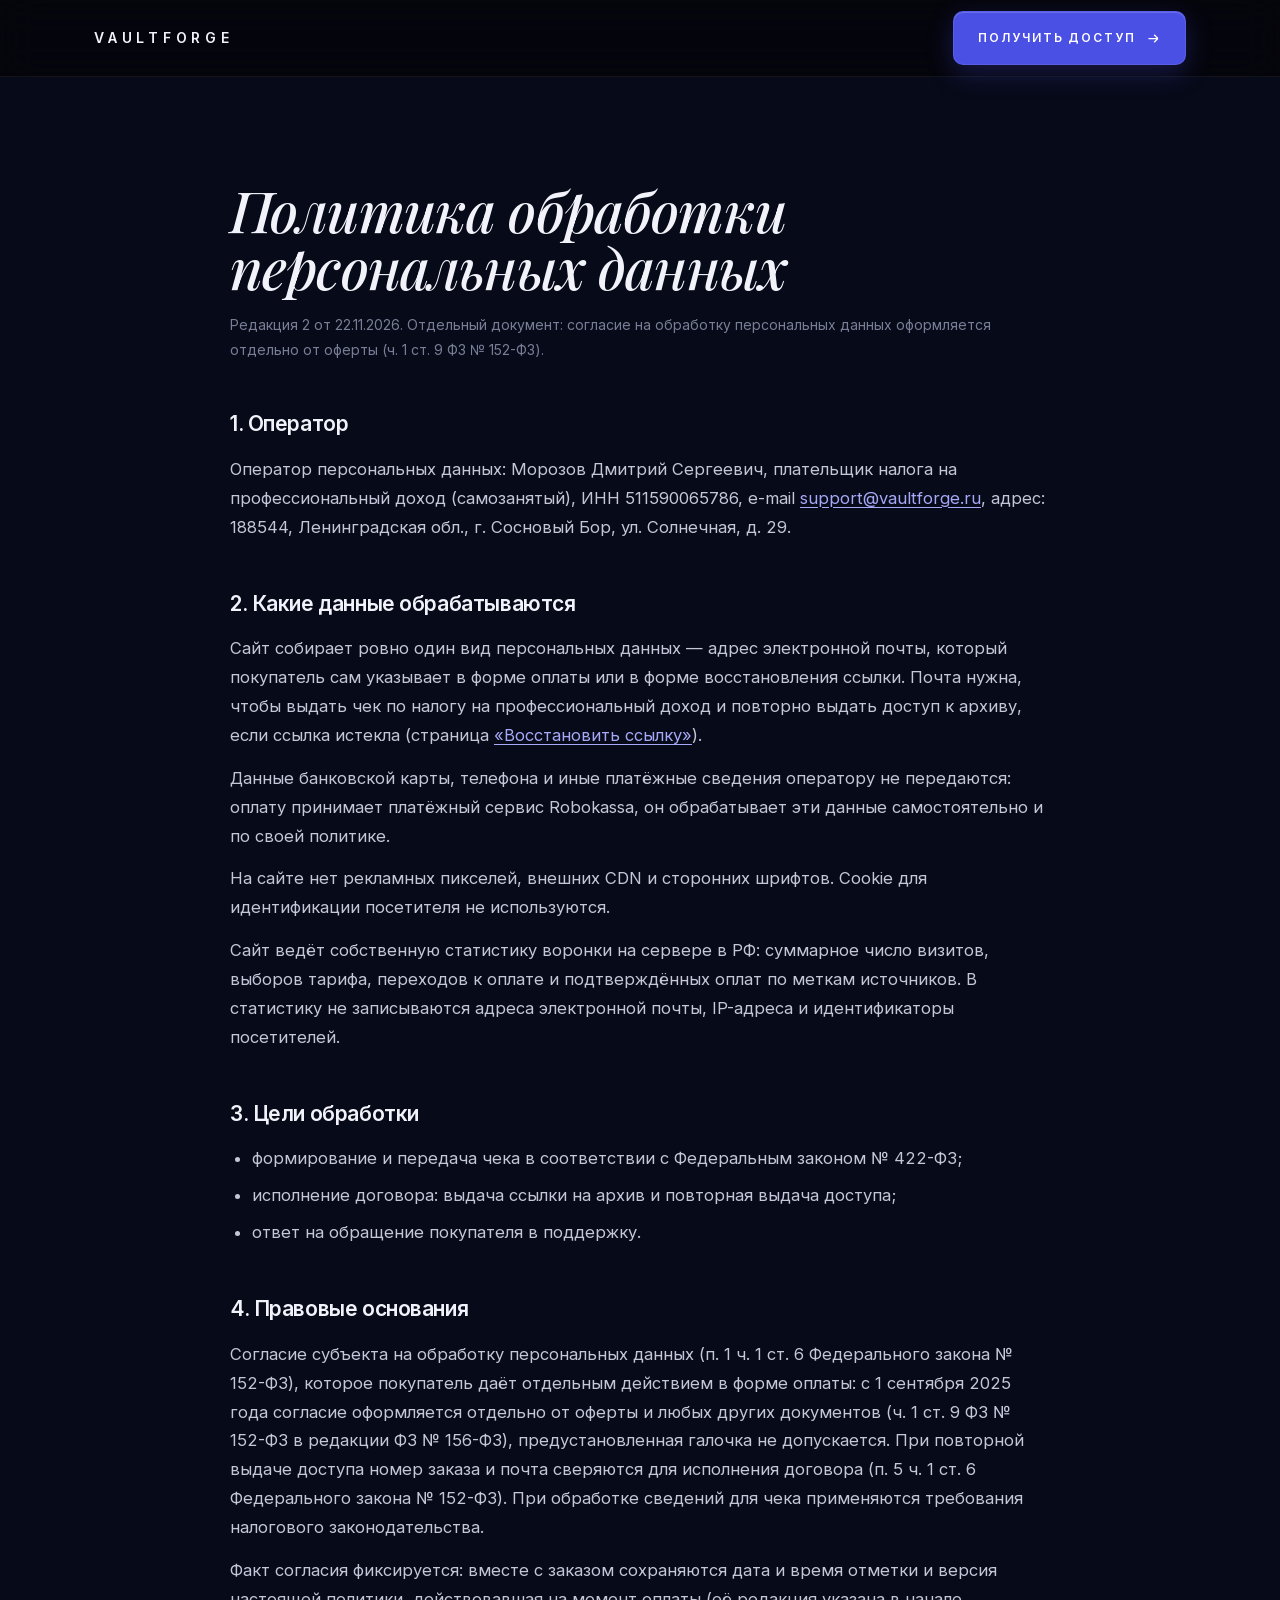
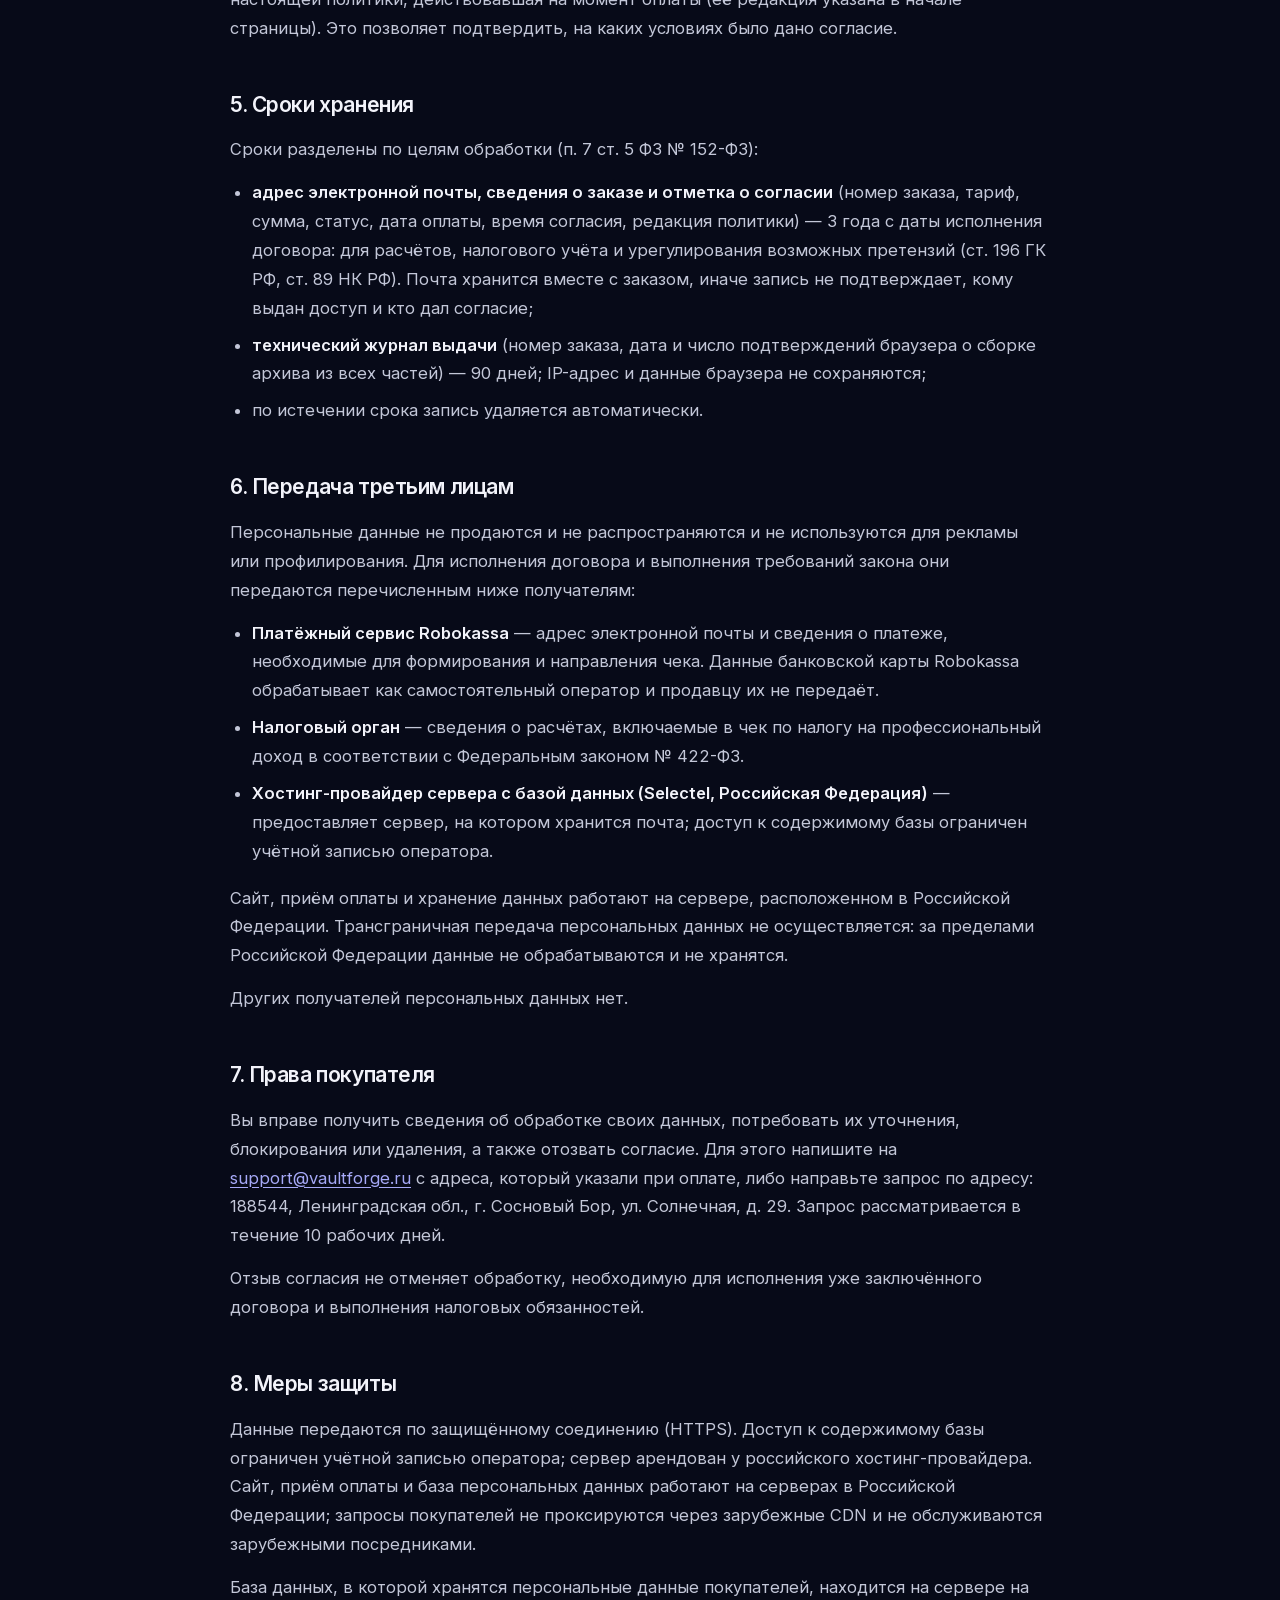
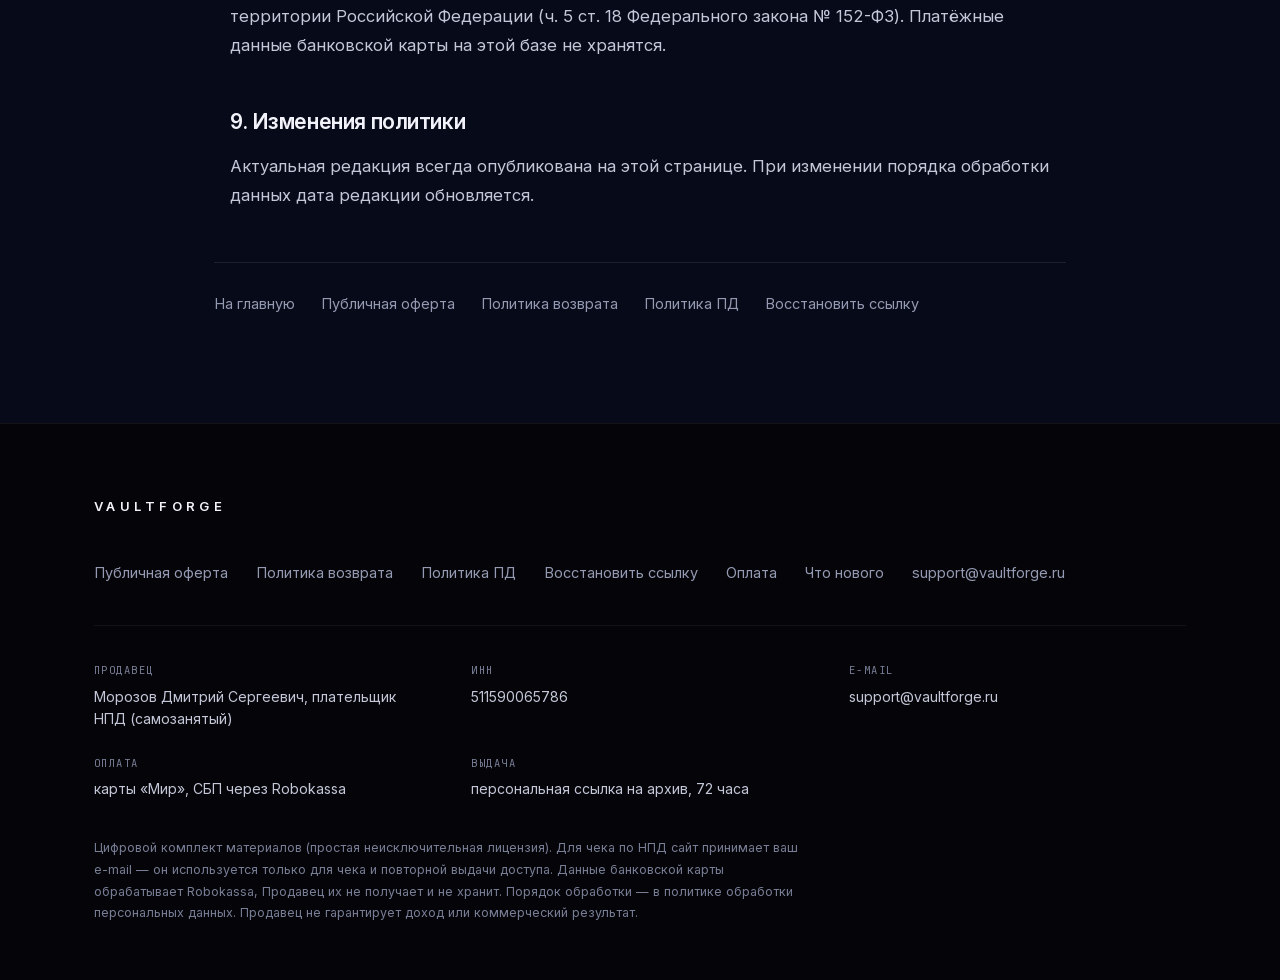
<file: legal/privacy.html>
<!doctype html>
<html lang="ru">
<head>
<meta charset="utf-8">
<meta name="viewport" content="width=device-width, initial-scale=1">
<title>Политика обработки персональных данных — Vaultforge</title>
<meta name="description" content="Политика обработки персональных данных Vaultforge: какие данные собираются для чека по НПД, цели, сроки хранения, права покупателя и контакты оператора.">
<meta name="theme-color" content="#050509">
<meta property="og:type" content="website">
<meta property="og:site_name" content="Vaultforge">
<meta property="og:locale" content="ru_RU">
<meta property="og:title" content="Политика обработки персональных данных — Vaultforge">
<meta property="og:description" content="Какие персональные данные обрабатывает Vaultforge, зачем, сколько хранит и как отозвать согласие.">
<meta property="og:url" content="https://vaultforge.ru/legal/privacy.html">
<meta property="og:image" content="https://vaultforge.ru/assets/vault-preview-og.jpg">
<meta property="og:image:width" content="1200">
<meta property="og:image:height" content="693">
<meta name="twitter:card" content="summary_large_image">
<meta name="twitter:title" content="Политика обработки персональных данных — Vaultforge">
<meta name="twitter:description" content="Какие персональные данные обрабатывает Vaultforge, зачем, сколько хранит и как отозвать согласие.">
<meta name="twitter:image" content="https://vaultforge.ru/assets/vault-preview-og.jpg">
<link rel="canonical" href="https://vaultforge.ru/legal/privacy.html">
<link rel="icon" href="data:image/svg+xml,%3Csvg xmlns='http://www.w3.org/2000/svg' viewBox='0 0 64 64'%3E%3Crect width='64' height='64' rx='14' fill='%2308080C'/%3E%3Ccircle cx='32' cy='33' r='13' fill='%234B50E4'/%3E%3C/svg%3E">
<link rel="stylesheet" href="/assets/style.css">
</head>
<body>

<a class="skip-link" href="#main">Перейти к содержанию</a>

<header class="site-header">
  <div class="wrap">
    <a class="brand" href="/">VAULTFORGE</a>
    <a class="btn-access" href="/checkout.html">ПОЛУЧИТЬ ДОСТУП
      <svg width="15" height="15" viewBox="0 0 24 24" fill="none" stroke="currentColor" stroke-width="2" aria-hidden="true"><path d="M4 12h15m0 0-6-6m6 6-6 6"/></svg>
    </a>
  </div>
</header>

<main id="main">

  <section class="section" aria-labelledby="t-privacy">
    <div class="wrap-narrow">
      <article class="legal">
        <h1 class="display" id="t-privacy">Политика обработки персональных данных</h1>
        <p class="muted">Редакция 2 от 22.11.2026. Отдельный документ: согласие на обработку персональных данных оформляется отдельно от оферты (ч. 1 ст. 9 ФЗ № 152-ФЗ).</p>

        <h2>1. Оператор</h2>
        <p>Оператор персональных данных: Морозов Дмитрий Сергеевич, плательщик налога на профессиональный доход (самозанятый), ИНН 511590065786, e-mail <a href="mailto:support@vaultforge.ru">support@vaultforge.ru</a>, адрес: <span data-seller-address>188544, Ленинградская обл., г. Сосновый Бор, ул. Солнечная, д. 29</span>.</p>

        <h2>2. Какие данные обрабатываются</h2>
        <p>Сайт собирает ровно один вид персональных данных — адрес электронной почты, который покупатель сам указывает в форме оплаты или в форме восстановления ссылки. Почта нужна, чтобы выдать чек по налогу на профессиональный доход и повторно выдать доступ к архиву, если ссылка истекла (страница <a href="/reissue.html">«Восстановить ссылку»</a>).</p>
        <p>Данные банковской карты, телефона и иные платёжные сведения оператору не передаются: оплату принимает платёжный сервис Robokassa, он обрабатывает эти данные самостоятельно и по своей политике.</p>
        <p>На сайте нет рекламных пикселей, внешних CDN и сторонних шрифтов. Cookie для идентификации посетителя не используются.</p>
        <p data-vaultforge-analytics>Сайт ведёт собственную статистику воронки на сервере в РФ: суммарное число визитов, выборов тарифа, переходов к оплате и подтверждённых оплат по меткам источников. В статистику не записываются адреса электронной почты, IP-адреса и идентификаторы посетителей.</p>

        <h2>3. Цели обработки</h2>
        <ul>
          <li>формирование и передача чека в соответствии с Федеральным законом № 422-ФЗ;</li>
          <li>исполнение договора: выдача ссылки на архив и повторная выдача доступа;</li>
          <li>ответ на обращение покупателя в поддержку.</li>
        </ul>

        <h2>4. Правовые основания</h2>
        <p>Согласие субъекта на обработку персональных данных (п. 1 ч. 1 ст. 6 Федерального закона № 152-ФЗ), которое покупатель даёт отдельным действием в форме оплаты: с 1 сентября 2025 года согласие оформляется отдельно от оферты и любых других документов (ч. 1 ст. 9 ФЗ № 152-ФЗ в редакции ФЗ № 156-ФЗ), предустановленная галочка не допускается. При повторной выдаче доступа номер заказа и почта сверяются для исполнения договора (п. 5 ч. 1 ст. 6 Федерального закона № 152-ФЗ). При обработке сведений для чека применяются требования налогового законодательства.</p>
        <p>Факт согласия фиксируется: вместе с заказом сохраняются дата и время отметки и версия настоящей политики, действовавшая на момент оплаты (её редакция указана в начале страницы). Это позволяет подтвердить, на каких условиях было дано согласие.</p>

        <h2>5. Сроки хранения</h2>
        <p>Сроки разделены по целям обработки (п. 7 ст. 5 ФЗ № 152-ФЗ):</p><ul><li><b>адрес электронной почты, сведения о заказе и отметка о согласии</b> (номер заказа, тариф, сумма, статус, дата оплаты, время согласия, редакция политики) — 3 года с даты исполнения договора: для расчётов, налогового учёта и урегулирования возможных претензий (ст. 196 ГК РФ, ст. 89 НК РФ). Почта хранится вместе с заказом, иначе запись не подтверждает, кому выдан доступ и кто дал согласие;</li><li><b>технический журнал выдачи</b> (номер заказа, дата и число подтверждений браузера о сборке архива из всех частей) — 90 дней; IP-адрес и данные браузера не сохраняются;</li><li>по истечении срока запись удаляется автоматически.</li></ul>

        <h2>6. Передача третьим лицам</h2>
        <p>Персональные данные не продаются и не распространяются и не используются для рекламы или профилирования. Для исполнения договора и выполнения требований закона они передаются перечисленным ниже получателям:</p>
        <ul>
          <li><strong>Платёжный сервис Robokassa</strong> — адрес электронной почты и сведения о платеже, необходимые для формирования и направления чека. Данные банковской карты Robokassa обрабатывает как самостоятельный оператор и продавцу их не передаёт.</li>
          <li><strong>Налоговый орган</strong> — сведения о расчётах, включаемые в чек по налогу на профессиональный доход в соответствии с Федеральным законом № 422-ФЗ.</li>
          <li><strong>Хостинг-провайдер сервера с базой данных (Selectel, Российская Федерация)</strong> — предоставляет сервер, на котором хранится почта; доступ к содержимому базы ограничен учётной записью оператора.</li>
        </ul>
        <p>Сайт, приём оплаты и хранение данных работают на сервере, расположенном в Российской Федерации. Трансграничная передача персональных данных не осуществляется: за пределами Российской Федерации данные не обрабатываются и не хранятся.</p>
        <p>Других получателей персональных данных нет.</p>

        <h2>7. Права покупателя</h2>
        <p>Вы вправе получить сведения об обработке своих данных, потребовать их уточнения, блокирования или удаления, а также отозвать согласие. Для этого напишите на <a href="mailto:support@vaultforge.ru">support@vaultforge.ru</a> с адреса, который указали при оплате, либо направьте запрос по адресу: <span data-seller-address>188544, Ленинградская обл., г. Сосновый Бор, ул. Солнечная, д. 29</span>. Запрос рассматривается в течение 10 рабочих дней.</p>
        <p>Отзыв согласия не отменяет обработку, необходимую для исполнения уже заключённого договора и выполнения налоговых обязанностей.</p>

        <h2>8. Меры защиты</h2>
        <p>Данные передаются по защищённому соединению (HTTPS). Доступ к содержимому базы ограничен учётной записью оператора; сервер арендован у российского хостинг-провайдера. Сайт, приём оплаты и база персональных данных работают на серверах в Российской Федерации; запросы покупателей не проксируются через зарубежные CDN и не обслуживаются зарубежными посредниками.</p>
        <p>База данных, в которой хранятся персональные данные покупателей, находится на сервере на территории Российской Федерации (ч. 5 ст. 18 Федерального закона № 152-ФЗ). Платёжные данные банковской карты на этой базе не хранятся.</p>

        <h2>9. Изменения политики</h2>
        <p>Актуальная редакция всегда опубликована на этой странице. При изменении порядка обработки данных дата редакции обновляется.</p>
      </article>
      <nav class="legal-nav" aria-label="Документы и разделы сайта">
      <a href="/">На главную</a>
      <a href="/legal/offer.html">Публичная оферта</a>
      <a href="/legal/refund.html">Политика возврата</a>
      <a href="/legal/privacy.html">Политика ПД</a>
      <a href="/reissue.html">Восстановить ссылку</a>
    </nav>
    </div>
  </section>

</main>

<footer class="site-footer">
  <div class="wrap">
    <div class="footer-top">
      <p class="footer-brand">VAULTFORGE</p>
      <nav class="footer-links" aria-label="Документы и оплата">
        <a href="/legal/offer.html">Публичная оферта</a>
        <a href="/legal/refund.html">Политика возврата</a>
        <a href="/legal/privacy.html">Политика ПД</a>
        <a href="/reissue.html">Восстановить ссылку</a>
        <a href="/checkout.html">Оплата</a>
        <a href="/changelog.html">Что нового</a>
        <a href="mailto:support@vaultforge.ru">support@vaultforge.ru</a>
      </nav>
    </div>
    <dl class="req-list">
      <div><dt>Продавец</dt><dd>Морозов Дмитрий Сергеевич, плательщик НПД (самозанятый)</dd></div>
      <div><dt>ИНН</dt><dd>511590065786</dd></div>
      <div><dt>E-mail</dt><dd><a href="mailto:support@vaultforge.ru">support@vaultforge.ru</a></dd></div>
      <div><dt>Оплата</dt><dd>карты «Мир», СБП через Robokassa</dd></div>
      <div><dt>Выдача</dt><dd>персональная ссылка на архив, 72 часа</dd></div>
    </dl>
    <p class="footer-note">Цифровой комплект материалов (простая неисключительная лицензия). Для чека по НПД сайт принимает ваш e-mail — он используется только для чека и повторной выдачи доступа. Данные банковской карты обрабатывает Robokassa, Продавец их не получает и не хранит. Порядок обработки — в <a href="/legal/privacy.html">политике обработки персональных данных</a>. Продавец не гарантирует доход или коммерческий результат.</p>
  </div>
</footer>

</body>
</html>
</file>
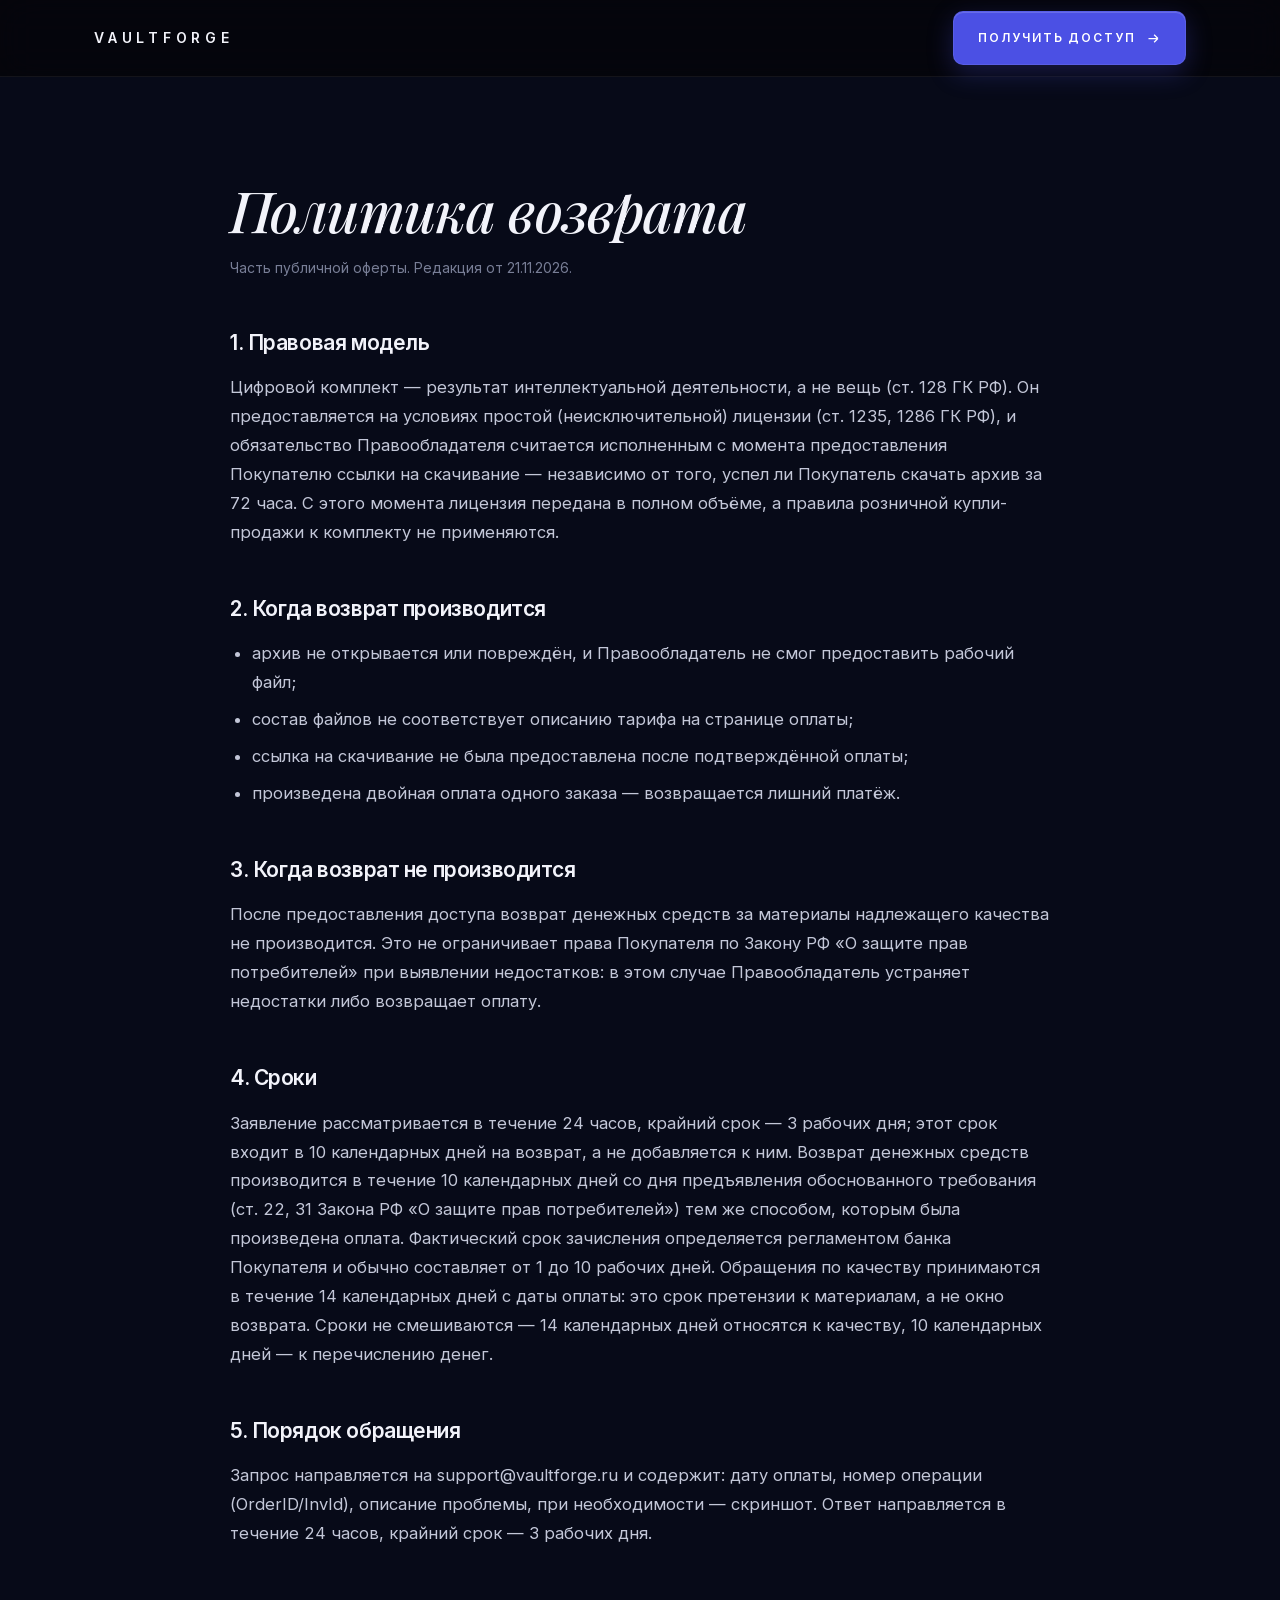
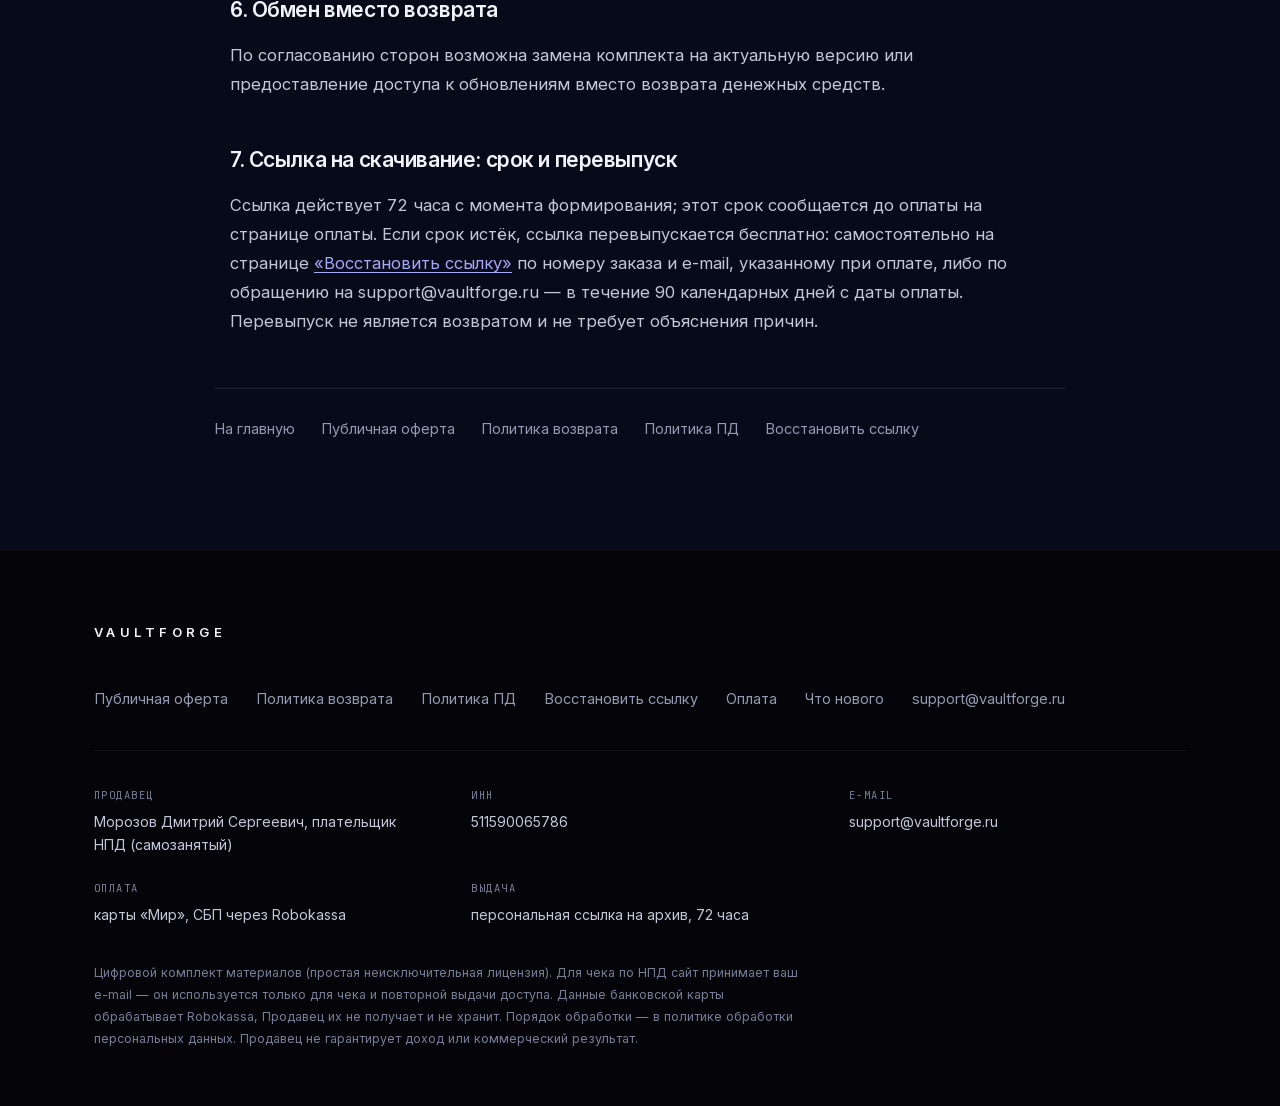
<file: legal/refund.html>
<!doctype html>
<html lang="ru">
<head>
<meta charset="utf-8">
<meta name="viewport" content="width=device-width, initial-scale=1">
<title>Политика возврата — Vaultforge</title>
<meta name="description" content="Политика возврата Vaultforge: лицензионная модель, 10 календарных дней на возврат денег при технических недостатках, 14 календарных дней на претензии по качеству, перевыпуск ссылки 90 дней.">
<meta name="theme-color" content="#050509">
<meta property="og:type" content="website">
<meta property="og:site_name" content="Vaultforge">
<meta property="og:locale" content="ru_RU">
<meta property="og:title" content="Политика возврата — Vaultforge">
<meta property="og:description" content="Политика возврата Vaultforge: лицензионная модель, 10 календарных дней на возврат денег, 14 календарных дней на претензии по качеству, порядок обращения на support@vaultforge.ru.">
<meta property="og:url" content="https://vaultforge.ru/legal/refund.html">
<meta property="og:image" content="https://vaultforge.ru/assets/vault-preview-og.jpg">
<meta property="og:image:width" content="1200">
<meta property="og:image:height" content="693">
<meta name="twitter:card" content="summary_large_image">
<meta name="twitter:title" content="Политика возврата — Vaultforge">
<meta name="twitter:description" content="Политика возврата Vaultforge: 10 календарных дней на возврат денег, 14 календарных дней на претензии по качеству, перевыпуск ссылки 90 дней, порядок обращения на support@vaultforge.ru.">
<meta name="twitter:image" content="https://vaultforge.ru/assets/vault-preview-og.jpg">
<link rel="canonical" href="https://vaultforge.ru/legal/refund.html">
<link rel="icon" href="data:image/svg+xml,%3Csvg xmlns='http://www.w3.org/2000/svg' viewBox='0 0 64 64'%3E%3Crect width='64' height='64' rx='14' fill='%2308080C'/%3E%3Ccircle cx='32' cy='33' r='13' fill='%234B50E4'/%3E%3C/svg%3E">
<link rel="stylesheet" href="/assets/style.css">
</head>
<body>

<a class="skip-link" href="#main">Перейти к содержанию</a>

<header class="site-header">
  <div class="wrap">
    <a class="brand" href="/">VAULTFORGE</a>
    <a class="btn-access" href="../checkout.html#plans">ПОЛУЧИТЬ ДОСТУП
      <svg width="15" height="15" viewBox="0 0 24 24" fill="none" stroke="currentColor" stroke-width="2" aria-hidden="true"><path d="M4 12h15m0 0-6-6m6 6-6 6"/></svg>
    </a>
  </div>
</header>

<main id="main">

  <section class="section" aria-labelledby="t-refund">
    <div class="wrap-narrow">
      
<article class="legal">
        <h1 class="display" id="t-refund">Политика возврата</h1>
        <p class="muted">Часть публичной оферты. Редакция от 21.11.2026.</p>

        <h2>1. Правовая модель</h2>
        <p>Цифровой комплект — результат интеллектуальной деятельности, а не вещь (ст. 128 ГК РФ). Он предоставляется на условиях простой (неисключительной) лицензии (ст. 1235, 1286 ГК РФ), и обязательство Правообладателя считается исполненным с момента предоставления Покупателю ссылки на скачивание — независимо от того, успел ли Покупатель скачать архив за 72 часа. С этого момента лицензия передана в полном объёме, а правила розничной купли-продажи к комплекту не применяются.</p>

        <h2>2. Когда возврат производится</h2>
        <ul>
          <li>архив не открывается или повреждён, и Правообладатель не смог предоставить рабочий файл;</li>
          <li>состав файлов не соответствует описанию тарифа на странице оплаты;</li>
          <li>ссылка на скачивание не была предоставлена после подтверждённой оплаты;</li>
          <li>произведена двойная оплата одного заказа — возвращается лишний платёж.</li>
        </ul>

        <h2>3. Когда возврат не производится</h2>
        <p>После предоставления доступа возврат денежных средств за материалы надлежащего качества не производится. Это не ограничивает права Покупателя по Закону РФ «О защите прав потребителей» при выявлении недостатков: в этом случае Правообладатель устраняет недостатки либо возвращает оплату.</p>

        <h2>4. Сроки</h2>
        <p>Заявление рассматривается в течение 24 часов, крайний срок — 3 рабочих дня; этот срок входит в 10 календарных дней на возврат, а не добавляется к ним. Возврат денежных средств производится в течение 10 календарных дней со дня предъявления обоснованного требования (ст. 22, 31 Закона РФ «О защите прав потребителей») тем же способом, которым была произведена оплата. Фактический срок зачисления определяется регламентом банка Покупателя и обычно составляет от 1 до 10 рабочих дней. Обращения по качеству принимаются в течение 14 календарных дней с даты оплаты: это срок претензии к материалам, а не окно возврата. Сроки не смешиваются — 14 календарных дней относятся к качеству, 10 календарных дней — к перечислению денег.</p>

        <h2>5. Порядок обращения</h2>
        <p>Запрос направляется на support@vaultforge.ru и содержит: дату оплаты, номер операции (OrderID/InvId), описание проблемы, при необходимости — скриншот. Ответ направляется в течение 24 часов, крайний срок — 3 рабочих дня.</p>

        <h2>6. Обмен вместо возврата</h2>
        <p>По согласованию сторон возможна замена комплекта на актуальную версию или предоставление доступа к обновлениям вместо возврата денежных средств.</p>

        <h2>7. Ссылка на скачивание: срок и перевыпуск</h2>
        <p>Ссылка действует 72 часа с момента формирования; этот срок сообщается до оплаты на странице оплаты. Если срок истёк, ссылка перевыпускается бесплатно: самостоятельно на странице <a href="/reissue.html">«Восстановить ссылку»</a> по номеру заказа и e-mail, указанному при оплате, либо по обращению на support@vaultforge.ru — в течение 90 календарных дней с даты оплаты. Перевыпуск не является возвратом и не требует объяснения причин.</p>
      </article>
      <nav class="legal-nav" aria-label="Документы и разделы сайта">
        <a href="/">На главную</a>
        <a href="/legal/offer.html">Публичная оферта</a>
        <a href="/legal/refund.html">Политика возврата</a>
        <a href="/legal/privacy.html">Политика ПД</a>
        <a href="/reissue.html">Восстановить ссылку</a>
      </nav>
    </div>
  </section>

</main>

<footer class="site-footer">
  <div class="wrap">
    <div class="footer-top">
      <p class="footer-brand">VAULTFORGE</p>
      <nav class="footer-links" aria-label="Документы и оплата">
        <a href="/legal/offer.html">Публичная оферта</a>
        <a href="/legal/refund.html">Политика возврата</a>
        <a href="/legal/privacy.html">Политика ПД</a>
        <a href="/reissue.html">Восстановить ссылку</a>
        <a href="/checkout.html">Оплата</a>
        <a href="/changelog.html">Что нового</a>
        <a href="mailto:support@vaultforge.ru">support@vaultforge.ru</a>
      </nav>
    </div>
    <dl class="req-list">
      <div><dt>Продавец</dt><dd>Морозов Дмитрий Сергеевич, плательщик НПД (самозанятый)</dd></div>
      <div><dt>ИНН</dt><dd>511590065786</dd></div>
      <div><dt>E-mail</dt><dd><a href="mailto:support@vaultforge.ru">support@vaultforge.ru</a></dd></div>
      <div><dt>Оплата</dt><dd>карты «Мир», СБП через Robokassa</dd></div>
      <div><dt>Выдача</dt><dd>персональная ссылка на архив, 72 часа</dd></div>
    </dl>
    <p class="footer-note">Цифровой комплект материалов (простая неисключительная лицензия). Для чека по НПД сайт принимает ваш e-mail — он используется только для чека и повторной выдачи доступа. Данные банковской карты обрабатывает Robokassa, Продавец их не получает и не хранит. Порядок обработки — в <a href="/legal/privacy.html">политике обработки персональных данных</a>. Продавец не гарантирует доход или коммерческий результат.</p>
  </div>
</footer>
</body>
</html>
</file>
<file: assets/style.css>
/* =========================================================================
   Vaultforge — design system (копия визуального языка methodory.com)
   Один файл на весь сайт. Токены → типографика → компоненты → адаптив.
   ========================================================================= */

/* ---------- 1. Reset ---------- */
*,*::before,*::after{box-sizing:border-box}
html{-webkit-text-size-adjust:100%}
body,h1,h2,h3,h4,p,figure,blockquote,dl,dd,ul,ol{margin:0}
ul[class],ol[class]{padding:0;list-style:none}
img,svg{max-width:100%;display:block}
button{font:inherit;color:inherit;background:none;border:0;cursor:pointer}
a{color:inherit;text-decoration:none}
:where(a,button,summary,[tabindex]):focus-visible{outline:2px solid #A6A9F7;outline-offset:3px;border-radius:8px}
::selection{background:rgba(75,80,228,.45);color:#fff}

/* ---------- 2. Tokens ---------- */
:root{
  --void:#050509;
  --ink:#08080C;
  --navy:#070A18;
  --navy-2:#0A0E22;
  --navy-3:#0D1330;
  --card:#0A0E1E;
  --card-2:#0C1226;

  --line:rgba(255,255,255,.09);
  --line-soft:rgba(255,255,255,.055);
  --line-strong:rgba(255,255,255,.16);

  --text:#F2F3FA;
  --text-2:#C3C7D8;
  --muted:#949AB2;
  --muted-2:#787E96;

  --indigo:#4B50E4;
  --indigo-2:#5C62F0;
  --violet:#A6A9F7;
  --teal:#6EE7B7;
  --teal-line:rgba(110,231,183,.32);

  --pill-a:#F5F6FD;
  --pill-b:#C8CCE6;
  --grid:rgba(255,255,255,.052);

  --font-sans:"Inter","SF Pro Display",-apple-system,BlinkMacSystemFont,"Segoe UI",Roboto,"Helvetica Neue",Arial,sans-serif;
  --font-serif:"Playfair Display","Times New Roman",Georgia,serif;
  --font-mono:"JetBrains Mono","SF Mono",ui-monospace,Menlo,Consolas,monospace;

  --wrap:1140px;
  --radius:22px;
  --radius-lg:26px;
}

/* ---------- 2b. Шрифты: локальные, без внешних CDN ----------
   Inter, Playfair Display, JetBrains Mono — variable woff2 (latin + cyrillic),
   файлы лежат в assets/fonts/. Никаких запросов на внешние CDN: IP посетителя
   не уходит третьей стороне (152-ФЗ), сайт не зависит от чужих серверов.
   У каждого семейства один variable-файл на подмножество, поэтому веса
   объявлены диапазоном (font-weight:400 700 и т.д.).
   ------------------------------------------------------------------------ */
@font-face{
  font-family:"Inter";
  font-style:normal;
  font-weight:400 700;
  font-display:swap;
  src:url("fonts/inter-400-700-cyrillic.woff2") format("woff2");
  unicode-range:U+0301,U+0400-045F,U+0490-0491,U+04B0-04B1,U+2116;
}
@font-face{
  font-family:"Inter";
  font-style:normal;
  font-weight:400 700;
  font-display:swap;
  src:url("fonts/inter-400-700-latin.woff2") format("woff2");
  unicode-range:U+0000-00FF,U+0131,U+0152-0153,U+02BB-02BC,U+02C6,U+02DA,U+02DC,U+0304,U+0308,U+0329,U+2000-206F,U+20AC,U+2122,U+2191,U+2193,U+2212,U+2215,U+FEFF,U+FFFD;
}
@font-face{
  font-family:"Playfair Display";
  font-style:normal;
  font-weight:400 600;
  font-display:swap;
  src:url("fonts/playfair-display-400-600-cyrillic.woff2") format("woff2");
  unicode-range:U+0301,U+0400-045F,U+0490-0491,U+04B0-04B1,U+2116;
}
@font-face{
  font-family:"Playfair Display";
  font-style:normal;
  font-weight:400 600;
  font-display:swap;
  src:url("fonts/playfair-display-400-600-latin.woff2") format("woff2");
  unicode-range:U+0000-00FF,U+0131,U+0152-0153,U+02BB-02BC,U+02C6,U+02DA,U+02DC,U+0304,U+0308,U+0329,U+2000-206F,U+20AC,U+2122,U+2191,U+2193,U+2212,U+2215,U+FEFF,U+FFFD;
}
@font-face{
  font-family:"Playfair Display";
  font-style:italic;
  font-weight:400 600;
  font-display:swap;
  src:url("fonts/playfair-display-italic-400-600-cyrillic.woff2") format("woff2");
  unicode-range:U+0301,U+0400-045F,U+0490-0491,U+04B0-04B1,U+2116;
}
@font-face{
  font-family:"Playfair Display";
  font-style:italic;
  font-weight:400 600;
  font-display:swap;
  src:url("fonts/playfair-display-italic-400-600-latin.woff2") format("woff2");
  unicode-range:U+0000-00FF,U+0131,U+0152-0153,U+02BB-02BC,U+02C6,U+02DA,U+02DC,U+0304,U+0308,U+0329,U+2000-206F,U+20AC,U+2122,U+2191,U+2193,U+2212,U+2215,U+FEFF,U+FFFD;
}
@font-face{
  font-family:"JetBrains Mono";
  font-style:normal;
  font-weight:400 500;
  font-display:swap;
  src:url("fonts/jetbrains-mono-400-500-cyrillic.woff2") format("woff2");
  unicode-range:U+0301,U+0400-045F,U+0490-0491,U+04B0-04B1,U+2116;
}
@font-face{
  font-family:"JetBrains Mono";
  font-style:normal;
  font-weight:400 500;
  font-display:swap;
  src:url("fonts/jetbrains-mono-400-500-latin.woff2") format("woff2");
  unicode-range:U+0000-00FF,U+0131,U+0152-0153,U+02BB-02BC,U+02C6,U+02DA,U+02DC,U+0304,U+0308,U+0329,U+2000-206F,U+20AC,U+2122,U+2191,U+2193,U+2212,U+2215,U+FEFF,U+FFFD;
}

/* ---------- 3. Base ---------- */
html{scroll-behavior:smooth;background:#050509}
body{
  background:var(--navy);
  color:var(--text);
  font-family:var(--font-sans);
  font-size:16px;
  line-height:1.6;
  font-feature-settings:"kern" 1,"liga" 1,"calt" 1;
  -webkit-font-smoothing:antialiased;
  -moz-osx-font-smoothing:grayscale;
  text-rendering:optimizeLegibility;
  overflow-x:hidden;
}
.wrap{width:100%;max-width:var(--wrap);margin:0 auto;padding:0 24px}
.wrap-narrow{width:100%;max-width:900px;margin:0 auto;padding:0 24px}
.sr-only{position:absolute;width:1px;height:1px;padding:0;margin:-1px;overflow:hidden;clip:rect(0 0 0 0);white-space:nowrap;border:0}
/* skip-link: скрыт за экраном, появляется при фокусе с клавиатуры */
.skip-link{
  position:absolute;left:-9999px;top:0;z-index:100;
  padding:10px 16px;border-radius:12px;
  border:1px solid var(--line-strong);
  background:var(--card-2);
  color:var(--text);
  font-family:var(--font-sans);font-weight:600;font-size:13px;
  box-shadow:0 12px 32px rgba(0,0,0,.55);
}
.skip-link:focus{left:8px;top:8px;z-index:100}

/* ---------- 4. Typography ---------- */
.display{
  font-family:var(--font-serif);
  font-style:italic;
  font-weight:500;
  font-size:clamp(38px,5.8vw,80px);
  line-height:1.02;
  letter-spacing:-.015em;
  color:var(--text);
}
.display em,.display .accent{
  font-style:italic;
  color:var(--violet);
  /* подчёркивание вместо border-bottom: при переносе строк border-bottom рисуется
     под каждой строкой и наезжает на следующую; text-decoration идёт по базовой линии */
  text-decoration:underline;
  text-decoration-color:var(--indigo);
  text-decoration-thickness:2px;
  text-underline-offset:.14em;
  text-decoration-skip-ink:none;
}
.h2-serif{
  font-family:var(--font-serif);
  font-style:italic;
  font-weight:500;
  font-size:clamp(32px,4.4vw,58px);
  line-height:1.06;
  letter-spacing:-.02em;
  color:var(--text);
}
.h2-sans{
  font-family:var(--font-sans);
  font-weight:700;
  font-size:clamp(32px,4.6vw,62px);
  line-height:1.06;
  letter-spacing:-.038em;
  color:var(--text);
}
.serif-italic{
  font-family:var(--font-serif);
  font-style:italic;
  font-weight:500;
  letter-spacing:-.02em;
}
.display .serif-italic,.display .serif{display:block}
.lead{
  font-size:clamp(16px,1.5vw,18.5px);
  line-height:1.68;
  color:var(--muted);
  max-width:62ch;
}
.eyebrow{
  display:inline-block;
  font-family:var(--font-mono);
  font-size:11.5px;
  font-weight:400;
  letter-spacing:.28em;
  text-transform:uppercase;
  color:var(--muted);
}
.eyebrow--dash{position:relative;padding-left:40px}
.eyebrow--dash::before{
  content:"";
  position:absolute;left:0;top:50%;
  width:26px;height:1px;
  background:var(--line-strong);
}
.micro{font-size:13.5px;color:var(--muted);letter-spacing:.005em}

/* ---------- 5. Sections ---------- */
.section{position:relative;padding:104px 0}
section[id],.section[id],.hero[id]{scroll-margin-top:96px}
.section--navy{background:var(--navy)}
.section--navy2{background:var(--navy-2)}
.section--ink{background:var(--ink)}
.section--grid{
  background:var(--ink);
  border-top:1px solid var(--line-soft);
  border-bottom:1px solid var(--line-soft);
  overflow:hidden;
}
.section--grid::before{
  content:"";
  position:absolute;inset:0;
  background-image:
    linear-gradient(var(--grid) 1px,transparent 1px),
    linear-gradient(90deg,var(--grid) 1px,transparent 1px);
  background-size:96px 96px;
  -webkit-mask-image:radial-gradient(135% 105% at 25% 0%,#000 38%,rgba(0,0,0,.4) 70%,transparent 98%);
  mask-image:radial-gradient(135% 105% at 25% 0%,#000 38%,rgba(0,0,0,.4) 70%,transparent 98%);
  pointer-events:none;
}
.section--grid > .wrap,.section--grid > .wrap-narrow{position:relative;z-index:2}
.section-head{max-width:720px}
.section-head.is-center{margin:0 auto;text-align:center}
.section-head .display,.section-head .h2-serif,.section-head .h2-sans{margin-bottom:24px}
.section-head .lead{margin-bottom:0}
.section-head.is-center .lead{margin-left:auto;margin-right:auto}

/* ---------- 6. Header ---------- */
.site-header{
  position:sticky;top:0;z-index:60;
  background:rgba(5,5,9,.82);
  -webkit-backdrop-filter:blur(18px) saturate(150%);
  backdrop-filter:blur(18px) saturate(150%);
  border-bottom:1px solid rgba(255,255,255,.06);
}
.site-header .wrap{display:flex;align-items:center;justify-content:space-between;gap:18px;height:76px}
.brand{
  font-family:var(--font-sans);
  font-weight:600;
  font-size:14px;
  letter-spacing:.34em;
  text-transform:uppercase;
  color:var(--text);
  white-space:nowrap;
}
.brand:hover{color:var(--text)}

/* ---------- 7. Buttons ---------- */
.btn-access{
  display:inline-flex;align-items:center;gap:10px;
  background:var(--indigo);color:#fff;
  font-size:12px;font-weight:600;letter-spacing:.16em;text-transform:uppercase;
  padding:16px 24px;border-radius:10px;
  border:1px solid rgba(255,255,255,.08);
  box-shadow:0 8px 26px rgba(75,80,228,.28), inset 0 1px 0 rgba(255,255,255,.16);
  transition:background .18s ease,transform .18s ease,box-shadow .18s ease;
}
.btn-access:hover{background:var(--indigo-2);transform:translateY(-1px);box-shadow:0 14px 34px rgba(75,80,228,.4), inset 0 1px 0 rgba(255,255,255,.2)}
.btn-access svg{width:15px;height:15px;flex:none}

.btn-pill{
  display:inline-flex;align-items:center;justify-content:center;gap:14px;
  background:linear-gradient(180deg,var(--pill-a),var(--pill-b));
  color:#090B16;
  font-weight:700;font-size:clamp(15px,1.5vw,17.5px);letter-spacing:-.01em;
  padding:19px 32px;border-radius:999px;
  border:1px solid rgba(255,255,255,.5);
  box-shadow:0 16px 40px rgba(6,8,24,.55), inset 0 1px 0 rgba(255,255,255,.8);
  transition:transform .18s ease,box-shadow .18s ease,filter .18s ease;
  text-align:center;
}
.btn-pill:hover{transform:translateY(-2px);box-shadow:0 22px 52px rgba(6,8,24,.62), inset 0 1px 0 rgba(255,255,255,.9);filter:brightness(1.03)}
.btn-pill svg{width:18px;height:18px;flex:none}
.btn-ghost{
  display:inline-flex;align-items:center;gap:10px;
  border:1px solid var(--line-strong);border-radius:10px;
  padding:15px 24px;font-size:14px;font-weight:500;color:var(--text);
  transition:border-color .18s ease,background .18s ease;
}
.btn-ghost:hover{border-color:var(--violet);background:rgba(255,255,255,.03)}

.scroll-link{
  display:inline-flex;align-items:center;gap:10px;
  font-size:15px;font-weight:500;color:var(--text);
  border-bottom:1px solid var(--line-strong);
  padding-bottom:5px;
  transition:border-color .18s ease,color .18s ease;
}
.scroll-link:hover{border-color:var(--violet);color:var(--violet)}
.scroll-link svg{width:15px;height:15px}

/* ---------- 8. Hero ---------- */
.hero{
  position:relative;
  padding:92px 0 96px;
  text-align:center;
  overflow:hidden;
  background:
    radial-gradient(1100px 620px at 16% -14%,rgba(72,78,210,.26),transparent 64%),
    radial-gradient(900px 520px at 90% -8%,rgba(56,74,190,.16),transparent 62%),
    linear-gradient(180deg,#0A0F28 0%,#080C1E 46%,#070A18 100%);
  border-bottom:1px solid var(--line-soft);
}
.hero-beams{
  position:absolute;left:-10%;right:-10%;top:-30%;height:150%;
  pointer-events:none;z-index:0;
  background:
    linear-gradient(116deg,transparent 16%,rgba(126,134,255,.075) 24%,transparent 32%),
    linear-gradient(116deg,transparent 44%,rgba(126,150,255,.045) 50%,transparent 57%),
    linear-gradient(116deg,transparent 66%,rgba(160,170,255,.03) 71%,transparent 77%);
  filter:blur(1px);
}
.hero::after{
  content:"";
  position:absolute;inset:0;z-index:0;pointer-events:none;
  background-image:radial-gradient(rgba(255,255,255,.055) 1px,transparent 1px);
  background-size:36px 36px;
  -webkit-mask-image:linear-gradient(180deg,#000 0%,transparent 62%);
  mask-image:linear-gradient(180deg,#000 0%,transparent 62%);
  opacity:.55;
}
.hero .wrap{position:relative;z-index:2}
.hero .eyebrow{margin-bottom:40px;text-align:center}
.hero .display{max-width:none;line-height:1.12;margin:0 auto 30px;text-align:center}
.hero .display em{display:block}
.hero .lead{margin:0 auto 42px;max-width:54ch;color:var(--text-2)}
.hero .btn-pill{min-width:min(430px,100%)}
.hero .micro{margin:22px 0 0}
.hero .scroll-link{margin-top:44px}

/* ---------- 9. Скриншот продукта (реальное окно Obsidian) ---------- */
.device{position:relative;margin:74px auto 0;width:100%;max-width:1080px}
.device-img{
  display:block;width:100%;height:auto;
  border-radius:16px;
  border:1px solid rgba(255,255,255,.11);
  background:#0A0B12;
  box-shadow:0 44px 100px rgba(0,0,0,.6),0 0 0 1px rgba(255,255,255,.03);
}
.device--hero .device-img{box-shadow:0 50px 110px rgba(0,0,0,.66),0 0 0 1px rgba(255,255,255,.03)}
.device--full{margin-top:56px}
.preview-note{
  margin:26px auto 0;max-width:64ch;text-align:center;
  font-size:13.5px;line-height:1.7;color:var(--muted-2);
}
.preview-note code{
  font-family:var(--font-mono);font-size:.92em;letter-spacing:-.01em;
  color:var(--text-2);background:rgba(255,255,255,.06);
  padding:1px 6px;border-radius:5px;white-space:nowrap;
}
/* generic product screenshot (mock страницы выдачи) */
.shot{
  margin:56px auto 0;max-width:940px;
  border:1px solid var(--line);border-radius:20px;overflow:hidden;
  background:linear-gradient(180deg,#0A0E1E,#070912);
  box-shadow:0 40px 90px rgba(0,0,0,.55);
}
.shot-bar{
  display:flex;align-items:center;gap:10px;height:36px;padding:0 14px;
  border-bottom:1px solid rgba(255,255,255,.07);background:rgba(255,255,255,.025);
  font-family:var(--font-mono);font-size:10.5px;color:rgba(255,255,255,.68);
}
.shot-body{padding:44px 32px;display:grid;place-items:center;gap:18px;text-align:center}
.shot-check{
  width:54px;height:54px;border-radius:50%;display:grid;place-items:center;
  border:1px solid var(--teal-line);color:var(--teal);background:rgba(110,231,183,.08);
}
.shot-title{font-family:var(--font-sans);font-weight:600;font-size:22px;letter-spacing:-.02em}
.shot-sub{color:var(--muted);font-size:15px;max-width:46ch;margin:0}
.shot-btn{
  display:inline-flex;align-items:center;gap:10px;
  background:linear-gradient(180deg,var(--pill-a),var(--pill-b));color:#090B16;
  font-weight:700;font-size:15px;padding:15px 26px;border-radius:999px;
}
.shot-meta{font-family:var(--font-mono);font-size:11px;color:var(--muted-2);letter-spacing:.08em}

/* ---------- 10. Manifesto ---------- */
.manifesto{
  position:relative;padding:112px 0 118px;
  background:var(--ink);
  border-bottom:1px solid var(--line-soft);
  overflow:hidden;
}
.manifesto::before{
  content:"";position:absolute;inset:0;pointer-events:none;
  background-image:
    linear-gradient(var(--grid) 1px,transparent 1px),
    linear-gradient(90deg,var(--grid) 1px,transparent 1px);
  background-size:96px 96px;
  -webkit-mask-image:radial-gradient(130% 110% at 26% 0%,#000 34%,rgba(0,0,0,.35) 68%,transparent 96%);
  mask-image:radial-gradient(130% 110% at 26% 0%,#000 34%,rgba(0,0,0,.35) 68%,transparent 96%);
}
.manifesto .wrap{position:relative;z-index:2}
.manifesto .eyebrow{margin-bottom:34px}
.manifesto .h2-sans{max-width:none;margin-bottom:6px}
.manifesto .manifesto-claim{display:block;max-width:19ch}
.manifesto .serif-italic{
  display:block;max-width:none;
  font-size:clamp(34px,4.6vw,60px);line-height:1.06;color:var(--text);
  margin-bottom:34px;
}
.manifesto .lead{margin-bottom:24px;color:var(--muted);max-width:64ch}
.manifesto-h3{
  font-family:var(--font-sans);font-weight:700;
  font-size:clamp(22px,2.8vw,32px);letter-spacing:-.03em;line-height:1.2;
  margin:60px 0 6px;
}
.points{margin-top:8px;border-top:1px solid var(--line)}
.point{
  position:relative;
  padding:22px 0 22px 40px;
  border-bottom:1px solid var(--line);
  font-size:clamp(15.5px,1.5vw,17.5px);line-height:1.65;color:var(--text-2);
  max-width:76ch;
}
.point::before{
  content:"→";position:absolute;left:0;top:20px;
  color:var(--muted-2);font-size:16px;line-height:1.65;
}

/* ---------- 11. Stats ---------- */
.stats-grid{
  display:grid;grid-template-columns:repeat(4,minmax(0,1fr));
  margin:56px 0 22px;
  border:1px solid var(--line);border-radius:var(--radius);
  background:rgba(255,255,255,.018);
  overflow:hidden;
}
.stat-cell{padding:46px 22px;text-align:center;border-right:1px solid var(--line-soft)}
.stat-cell:last-child{border-right:0}
.stat-num{
  font-family:var(--font-sans);font-weight:700;
  font-size:clamp(44px,5.4vw,66px);line-height:1;letter-spacing:-.045em;color:var(--text);
}
.stat-label{margin-top:14px;font-size:14px;line-height:1.45;color:var(--muted)}

/* ---------- 12. Grids & cards ---------- */
.grid-2{display:grid;grid-template-columns:repeat(2,minmax(0,1fr));gap:18px}
.grid-3{display:grid;grid-template-columns:repeat(3,minmax(0,1fr));gap:18px}
.module-cards{display:grid;grid-template-columns:repeat(2,minmax(0,1fr));gap:18px;margin-top:22px}
.module-card{
  position:relative;
  background:linear-gradient(180deg,rgba(255,255,255,.032),rgba(255,255,255,.012));
  border:1px solid var(--line);border-radius:var(--radius);
  padding:32px 30px;
  transition:border-color .2s ease,transform .2s ease,background .2s ease;
}
.module-card:hover{border-color:var(--line-strong);transform:translateY(-2px)}
.module-card .num{
  display:block;font-family:var(--font-mono);font-size:11px;letter-spacing:.16em;
  color:var(--muted-2);margin-bottom:18px;
}
.module-card h3{
  font-family:var(--font-sans);font-weight:600;font-size:21px;letter-spacing:-.025em;
  line-height:1.25;margin:0 0 12px;color:var(--text);
}
.module-card p{margin:0;color:var(--muted);font-size:15.5px;line-height:1.65}
.info-card{
  background:linear-gradient(180deg,rgba(255,255,255,.03),rgba(255,255,255,.012));
  border:1px solid var(--line);border-radius:var(--radius);padding:34px;
}
.info-card h3{font-family:var(--font-sans);font-weight:600;font-size:19px;letter-spacing:-.02em;margin:0 0 12px}
.info-card p{color:var(--muted);font-size:15.5px}
.info-card p + p{margin-top:12px}
.links-row{margin-top:38px;display:flex;justify-content:center}
.link-arrow{
  display:inline-flex;align-items:center;gap:10px;font-size:15px;font-weight:500;
  color:var(--text);border-bottom:1px solid var(--line-strong);padding-bottom:5px;
}
.link-arrow:hover{color:var(--violet);border-color:var(--violet)}

/* ---------- 13. Modules list ---------- */
.modules{margin-top:52px;border-top:1px solid var(--line)}
.module-row{
  display:grid;grid-template-columns:72px minmax(0,1fr);gap:22px;
  padding:32px 0;border-bottom:1px solid var(--line);
}
.module-num{
  font-family:var(--font-mono);font-size:12px;letter-spacing:.1em;
  color:var(--muted-2);padding-top:5px;
}
.module-head{
  font-family:var(--font-sans);font-weight:600;color:var(--text);
  font-size:clamp(17px,1.9vw,21px);letter-spacing:-.02em;
}
.module-desc{
  display:inline;color:var(--muted);
  font-size:clamp(15.5px,1.6vw,18px);line-height:1.65;
}
.module-row p{font-size:clamp(15.5px,1.6vw,18px);line-height:1.65;color:var(--muted)}

/* ---------- 14. Flow ---------- */
.flow{max-width:1000px;margin:56px auto 0;display:flex;flex-direction:column}
.flow-step{
  display:grid;grid-template-columns:72px minmax(0,1fr);gap:22px;align-items:start;
  background:linear-gradient(180deg,rgba(255,255,255,.028),rgba(255,255,255,.008));
  border:1px solid var(--line);border-radius:18px;
  padding:28px 30px;
  transition:border-color .2s ease,background .2s ease;
}
.flow-step:hover{border-color:var(--line-strong)}
.flow-icon{
  width:54px;height:54px;border-radius:14px;display:grid;place-items:center;
  background:rgba(255,255,255,.035);border:1px solid var(--line);
  color:var(--text-2);
}
.flow-icon svg{width:22px;height:22px}
.flow-body{min-width:0}
.flow-num{
  font-family:var(--font-mono);font-size:11px;letter-spacing:.16em;color:var(--muted-2);
  display:block;margin-bottom:6px;
}
.flow-title{
  font-family:var(--font-sans);font-weight:600;font-size:20px;letter-spacing:-.02em;
  margin:0 0 8px;color:var(--text);
}
.flow-sub{margin:0;color:var(--muted);font-size:15.5px;line-height:1.6;max-width:52ch}
.flow-arrow{
  display:grid;place-items:center;height:38px;color:var(--muted-2);
}
.flow-arrow svg{width:16px;height:16px}

/* ---------- 15. Plans ---------- */
.plans{display:grid;grid-template-columns:repeat(2,minmax(0,1fr));gap:20px;margin-top:56px;align-items:start}
.plan{
  position:relative;
  background:linear-gradient(180deg,rgba(255,255,255,.028),rgba(255,255,255,.01)),var(--card);
  border:1px solid var(--line);border-radius:var(--radius-lg);
  padding:38px 34px 34px;
}
.plan--featured{
  border-color:var(--teal-line);
  box-shadow:0 0 0 1px rgba(110,231,183,.10),0 36px 90px rgba(16,90,74,.18);
  background:linear-gradient(180deg,rgba(110,231,183,.05),rgba(255,255,255,.008) 42%),var(--card);
}
.plan-head{display:flex;align-items:center;justify-content:space-between;gap:14px;flex-wrap:wrap;margin-bottom:14px}
.plan-name{font-family:var(--font-sans);font-weight:600;font-size:clamp(24px,2.6vw,29px);letter-spacing:-.03em;color:var(--text)}
.plan-tag{
  display:inline-flex;align-items:center;
  border:1px solid var(--teal-line);color:var(--teal);
  border-radius:999px;padding:6px 14px;
  font-family:var(--font-mono);font-size:10px;letter-spacing:.16em;text-transform:uppercase;
  white-space:nowrap;
}
.plan-desc{color:var(--muted);font-size:15.5px;line-height:1.6;margin:0 0 6px;max-width:36ch}
.plan-price{
  display:flex;align-items:baseline;gap:6px;
  font-family:var(--font-sans);font-weight:700;
  font-size:clamp(54px,6.2vw,80px);line-height:1;letter-spacing:-.05em;
  margin:34px 0 12px;color:var(--text);
}
.plan-price .cur{font-family:var(--font-sans);font-weight:500;font-size:.40em;letter-spacing:0;color:var(--text-2);margin-left:.16em;transform:translateY(-.1em)}
.plan-tag--muted{border-color:var(--line-strong);color:var(--text-2)}
.plan-anchor{margin:-4px 0 16px;color:var(--text-2);font-size:14px;line-height:1.5;letter-spacing:-.01em}
.plan-sub{color:var(--muted);font-size:14.5px;margin:0 0 28px}
.plan .btn-pill{width:100%;padding:18px 20px;font-size:16px}
.plan-micro{text-align:center;color:var(--muted-2);font-size:13px;margin-top:16px}
.plan-divider{
  margin:32px 0 16px;padding-top:22px;border-top:1px solid var(--line);
  font-family:var(--font-mono);font-size:10.5px;letter-spacing:.18em;text-transform:uppercase;
  color:var(--muted-2);
}
.checklist{list-style:none;margin:0;padding:0}
.checklist li{
  position:relative;padding:13px 0 13px 32px;
  font-size:16px;color:var(--text-2);line-height:1.5;
  border-bottom:1px solid rgba(255,255,255,.045);
}
.checklist li:last-child{border-bottom:0}
.checklist li::before{
  content:"✓";position:absolute;left:0;top:11px;
  font-family:var(--font-serif);font-size:15px;color:var(--text);opacity:.9;
}

/* ---------- 16. FAQ ---------- */
.faq{max-width:900px;margin:52px auto 0;border-top:1px solid var(--line)}
.faq-item{border-bottom:1px solid var(--line);padding:24px 0}
.faq-item summary{
  cursor:pointer;list-style:none;display:flex;align-items:flex-start;justify-content:space-between;gap:24px;
  font-family:var(--font-sans);font-weight:500;font-size:clamp(16px,1.7vw,18.5px);
  letter-spacing:-.015em;color:var(--text);line-height:1.45;
}
.faq-item summary::-webkit-details-marker{display:none}
.faq-item summary::after{
  content:"+";flex:none;color:var(--muted);font-weight:400;font-size:22px;line-height:1;
  transition:transform .2s ease,color .2s ease;
}
.faq-item[open] summary::after{content:"–";color:var(--violet)}
.faq-item p{color:var(--muted);font-size:16px;line-height:1.7;margin:14px 0 0;max-width:72ch}

/* ---------- 17. Final CTA ---------- */
.cta-final{
  position:relative;padding:124px 0;text-align:center;overflow:hidden;
  background:
    radial-gradient(900px 420px at 50% -10%,rgba(75,80,228,.26),transparent 68%),
    radial-gradient(700px 380px at 80% 120%,rgba(60,80,200,.12),transparent 70%),
    var(--navy-2);
  border-top:1px solid var(--line-soft);
}
.cta-final .display{max-width:22ch;margin:0 auto 26px}
.cta-final .lead{margin:0 auto 38px;max-width:52ch}
.cta-final .micro{margin-top:24px}

/* ---------- 18. Footer ---------- */
.site-footer{
  background:var(--void);
  border-top:1px solid var(--line-soft);
  padding:72px 0 56px;
  color:var(--muted);
  font-size:14px;
}
.footer-top{
  display:flex;justify-content:space-between;align-items:flex-start;gap:40px;flex-wrap:wrap;
  padding-bottom:36px;border-bottom:1px solid var(--line-soft);
}
.footer-brand{font-family:var(--font-sans);font-weight:600;font-size:13px;letter-spacing:.34em;text-transform:uppercase;color:var(--text)}
.footer-links{display:flex;gap:28px;flex-wrap:wrap;font-size:14.5px}
.footer-links a{color:var(--muted);transition:color .18s ease;display:inline-flex;align-items:center;min-height:32px}
.footer-links a:hover{color:var(--text)}
.req-list{
  display:grid;grid-template-columns:repeat(3,minmax(0,1fr));
  gap:24px 40px;margin:36px 0 0;max-width:none;
}
.req-list > div,.req-list dt{margin:0}
.req-list dt,.req-list .req-key{
  font-family:var(--font-mono);font-size:10.5px;letter-spacing:.14em;text-transform:uppercase;
  color:var(--muted-2);margin-bottom:7px;
}
.req-list dd,.req-list .req-val{margin:0;color:var(--text-2);font-size:14px;line-height:1.6}
.req-list dd a,.req-list .req-val a{color:var(--text-2)}
.req-list dd a:hover,.req-list .req-val a:hover{color:var(--violet)}
.footer-note{
  margin-top:36px;font-size:12.5px;line-height:1.75;color:var(--muted-2);max-width:88ch;
}
.footer-bottom{
  margin-top:28px;padding-top:22px;border-top:1px solid var(--line-soft);
  display:flex;justify-content:space-between;gap:18px;flex-wrap:wrap;
  font-size:12.5px;color:var(--muted-2);
}

/* ---------- 19. Legal pages ---------- */
.legal{max-width:820px;margin:0 auto;color:var(--text-2);font-size:16.5px;line-height:1.75}
.legal h1.display{font-size:clamp(34px,5vw,56px);margin-bottom:18px}
.legal h2{
  font-family:var(--font-sans);font-weight:600;font-size:21px;letter-spacing:-.02em;
  color:var(--text);margin:44px 0 12px;
}
.legal h3{font-family:var(--font-sans);font-weight:600;font-size:17px;color:var(--text);margin:28px 0 10px}
.legal p{margin:0 0 14px}
.legal ul,.legal ol{margin:0 0 18px;padding-left:22px}
.legal ul{list-style:disc}
.legal li{margin:8px 0}
.legal b,.legal strong{color:var(--text);font-weight:600}
.legal a:where(:not(.btn-access)){color:var(--violet);text-decoration:underline;text-underline-offset:3px}
.legal a:where(:not(.btn-access)):hover{color:var(--text)}
.legal .muted{color:var(--muted-2);font-size:14px}
.legal code{background:rgba(255,255,255,.06);padding:2px 6px;border-radius:6px;font-size:14px}
.legal-nav{display:flex;gap:26px;flex-wrap:wrap;margin-top:52px;padding-top:24px;border-top:1px solid var(--line);font-size:14.5px}
.legal-nav a{color:var(--muted);display:inline-flex;align-items:center;min-height:32px}
.legal-nav a:hover{color:var(--violet)}

/* Public guides */
.guide-figure{margin:26px 0}
.guide-figure img{display:block;width:100%;height:auto;border-radius:12px}
.guide-figure figcaption{margin-top:10px;color:var(--muted);font-size:14px}
.guide-actions{max-width:820px;margin:24px auto 0}
.guide-actions .legal-nav{margin-top:32px}

/* ---------- 20. Reveal ---------- */
.js-reveal .reveal{opacity:0;transform:translateY(20px)}
.js-reveal .reveal.is-visible{
  opacity:1;transform:none;
  transition:opacity .8s cubic-bezier(.22,.61,.24,1),transform .8s cubic-bezier(.22,.61,.24,1);
}
@media (prefers-reduced-motion:reduce){
  html{scroll-behavior:auto}
  .js-reveal .reveal{opacity:1 !important;transform:none !important;transition:none !important}
  *{animation-duration:.001ms !important;transition-duration:.001ms !important}
}

/* ---------- 21. Responsive ---------- */
@media (max-width:1024px){
  .section{padding:88px 0}
  .hero{padding:76px 0 84px}
}
@media (max-width:900px){
}
@media (max-width:820px){
  .req-list{grid-template-columns:repeat(2,minmax(0,1fr))}
  .section{padding:72px 0}
  .grid-2,.grid-3,.module-cards,.plans{grid-template-columns:minmax(0,1fr)}
  .stats-grid{grid-template-columns:repeat(2,minmax(0,1fr))}
  .stat-cell:nth-child(2n){border-right:0}
  .stat-cell:nth-child(-n+2){border-bottom:1px solid var(--line-soft)}
  .manifesto{padding:84px 0 90px}
  .module-row{grid-template-columns:54px minmax(0,1fr);gap:16px;padding:26px 0}
  .flow-step{grid-template-columns:60px minmax(0,1fr);gap:16px;padding:24px 22px}
  .plan{padding:32px 26px 28px}
  .cta-final{padding:96px 0}
  .site-header .wrap{height:68px}
  .btn-access{padding:14px 18px;font-size:11px;letter-spacing:.12em}
}
@media (max-width:560px){
  .wrap,.wrap-narrow{padding:0 20px}
  .display{font-size:clamp(32px,9vw,42px)}
  .hero{padding:64px 0 72px}
  .hero .eyebrow{letter-spacing:.02em;font-size:11px;margin-bottom:28px}
  .hero .lead{margin-bottom:34px}
  .hero .btn-pill{min-width:0;width:100%;padding:17px 22px}
  .device{margin-top:52px}
  /* на узком экране показываем сам граф: дерево файлов всё равно нечитаемо */
  .device-img{aspect-ratio:4/3;object-fit:cover;object-position:88% 46%;height:auto}
  .device--hero .device-img{aspect-ratio:5/4}
  .stats-grid{margin:40px 0 18px}
  .stat-cell{padding:30px 14px}
  .stat-label{font-size:12.5px}
  .manifesto .manifesto-claim{max-width:none;font-size:clamp(26px,7.4vw,32px)}
  .manifesto .serif-italic{font-size:clamp(26px,7.6vw,34px)}
  .point{padding:18px 0 18px 32px}
  .module-card{padding:26px 22px}
  .module-card h3{font-size:19px}
  .module-row{grid-template-columns:minmax(0,1fr);gap:6px}
  .module-num{padding-top:0}
  .flow-step{grid-template-columns:52px minmax(0,1fr);gap:14px;padding:22px 18px}
  .flow-icon{width:44px;height:44px;border-radius:12px}
  .flow-icon svg{width:20px;height:20px}
  .flow-title{font-size:18px}
  .plan{padding:28px 22px 26px}
  .plan-price{font-size:clamp(46px,13vw,64px)}
  .checklist li{font-size:15px;padding:11px 0 11px 28px}
  .faq-item{padding:20px 0}
  .cta-final{padding:80px 0}
  .site-footer{padding:56px 0 44px}
  .footer-top{gap:24px;padding-bottom:28px}
  .req-list{grid-template-columns:minmax(0,1fr);gap:18px}
  .shot-body{padding:32px 20px}
  .shot-title{font-size:19px}
  .btn-access{letter-spacing:.1em;font-size:10.5px;padding:13px 15px}
  .brand{font-size:12px;letter-spacing:.24em}
}
/* --- Форма оплаты: e-mail нужен для чека по НПД (вариант B) --- */
.buy-form{margin:18px 0 0;display:grid;gap:10px;text-align:left}
.buy-label{font-size:13px;letter-spacing:.02em;color:var(--muted)}
.buy-input{
  width:100%;padding:14px 18px;border-radius:12px;
  border:1px solid var(--line-strong);background:rgba(255,255,255,.04);
  color:var(--text);font:inherit;font-size:16px;
}
.buy-input::placeholder{color:var(--muted-2)}
.buy-input:focus{outline:2px solid var(--indigo-2);outline-offset:2px;border-color:var(--indigo-2)}
.buy-consent{
  display:flex;gap:9px;align-items:flex-start;
  font-size:13px;line-height:1.45;color:var(--muted-2);
}
.buy-consent input{margin-top:3px;width:16px;height:16px;flex:none;accent-color:var(--indigo-2)}
.buy-consent a{color:var(--violet);text-decoration:underline;text-underline-offset:2px}
.buy-form .btn-pill{width:100%;font-family:inherit;cursor:pointer}

.buy-consent span{flex:1 1 auto;min-width:0}

/* Состав архива Vault + Engine */
.engine-tree {
  margin: 24px 0;
  padding: clamp(16px, 4vw, 32px);
  border: 1px solid var(--line);
  border-radius: 14px;
}
.engine-tree pre {
  margin: 0 0 16px;
  overflow-x: auto;
  font: 0.92rem/1.55 ui-monospace, monospace;
}
.engine-tree p { margin: 0; }

/* Переключение вида только внутри превью Obsidian. */
.preview-views {
  position: relative;
  overflow: hidden;
  border-radius: 16px;
  box-shadow: 0 50px 110px rgba(0, 0, 0, .66), 0 0 0 1px rgba(255, 255, 255, .03);
}

.preview-views .device-img { box-shadow: none; }

.preview-views .preview-detail {
  position: absolute;
  inset: 0;
  height: 100%;
  opacity: 0;
  pointer-events: none;
  transform: scale(1.03);
  transform-origin: 52% 52%;
  transition: opacity .32s ease, transform .48s cubic-bezier(.22, .61, .36, 1);
}

.preview-views.is-module .preview-detail {
  opacity: 1;
  transform: scale(1.2);
}

.preview-controls:not([hidden]) {
  display: flex;
  justify-content: center;
  flex-wrap: wrap;
  gap: 4px;
  margin-top: 16px;
}

.preview-controls button {
  min-height: 44px;
  padding: 8px 15px;
  border: 1px solid transparent;
  border-radius: 999px;
  color: var(--text-2);
  font-size: 13px;
  font-weight: 500;
}

.preview-controls button:hover,
.preview-controls button[aria-pressed="true"] {
  border-color: var(--line-strong);
  color: var(--text);
}

.preview-controls button[aria-pressed="true"] {
  background: var(--card);
}

.preview-expand {
  display: grid;
  grid-template-rows: 0fr;
  opacity: 0;
}

.preview-expand.is-expanded { grid-template-rows: 1fr; opacity: 1; }
.preview-expand-inner { overflow: hidden; min-height: 0; }
.preview-expand[data-module-lessons],
.preview-expand[data-animate] {
  transition: grid-template-rows .32s cubic-bezier(.22, .61, .36, 1), opacity .24s ease;
}

.graph-lessons {
  max-width: 760px;
  margin: 20px auto 0;
  padding: 16px 20px 5px;
  border-top: 1px solid var(--line);
  text-align: left;
}

.graph-lessons h2 {
  margin: 0 0 12px;
  font-size: 15px;
  font-weight: 600;
}

.graph-lessons ul {
  display: grid;
  grid-template-columns: repeat(2, minmax(0, 1fr));
  gap: 7px 22px;
  margin: 0;
  padding: 0;
  list-style: none;
  color: var(--text-2);
  font-size: 13px;
}

.package-preview h3 {
  color: var(--text);
  font: 500 clamp(21px, 2.8vw, 29px)/1.25 var(--font-serif);
}

.package-preview {
  position: relative;
  max-width: 840px;
  margin: 0 auto;
  background: var(--card);
}

.package-preview-head { display: flex; align-items: center; flex-wrap: wrap; justify-content: space-between; gap: 8px 16px; margin-bottom: 14px; }
.package-preview-head .preview-controls { justify-content: flex-start; margin: 0; }
.package-tree, .package-tree ul { margin: 0; list-style: none; }
.package-tree { padding: 0; color: var(--text-2); font-size: 14px; }
.package-tree ul { margin-left: 5px; padding-left: 15px; border-left: 1px solid var(--line-strong); }
.package-tree li { padding: 3px 0; overflow-wrap: anywhere; }
.package-tree code { color: var(--text); }
.package-tree li span { display: inline-block; margin-left: 10px; }
.package-tree-engine { margin-top: 9px; }
.package-tree-engine > li > code { color: var(--violet); }
.package-preview .preview-expand p { margin-top: 12px; color: var(--text-2); font-size: 13px; }

@media (max-width: 560px) {
  .graph-lessons { padding-inline: 4px; }
  .graph-lessons ul { grid-template-columns: 1fr; }
  .preview-views .preview-detail { object-position: 65% 52%; transform-origin: 46% 53%; }
  .package-tree li span { display: block; margin-left: 0; }
}

@media (prefers-reduced-motion: reduce) {
  .preview-views .preview-detail,
  .preview-expand[data-module-lessons],
  .preview-expand[data-animate] {
    transition: none;
  }
}
</file>
